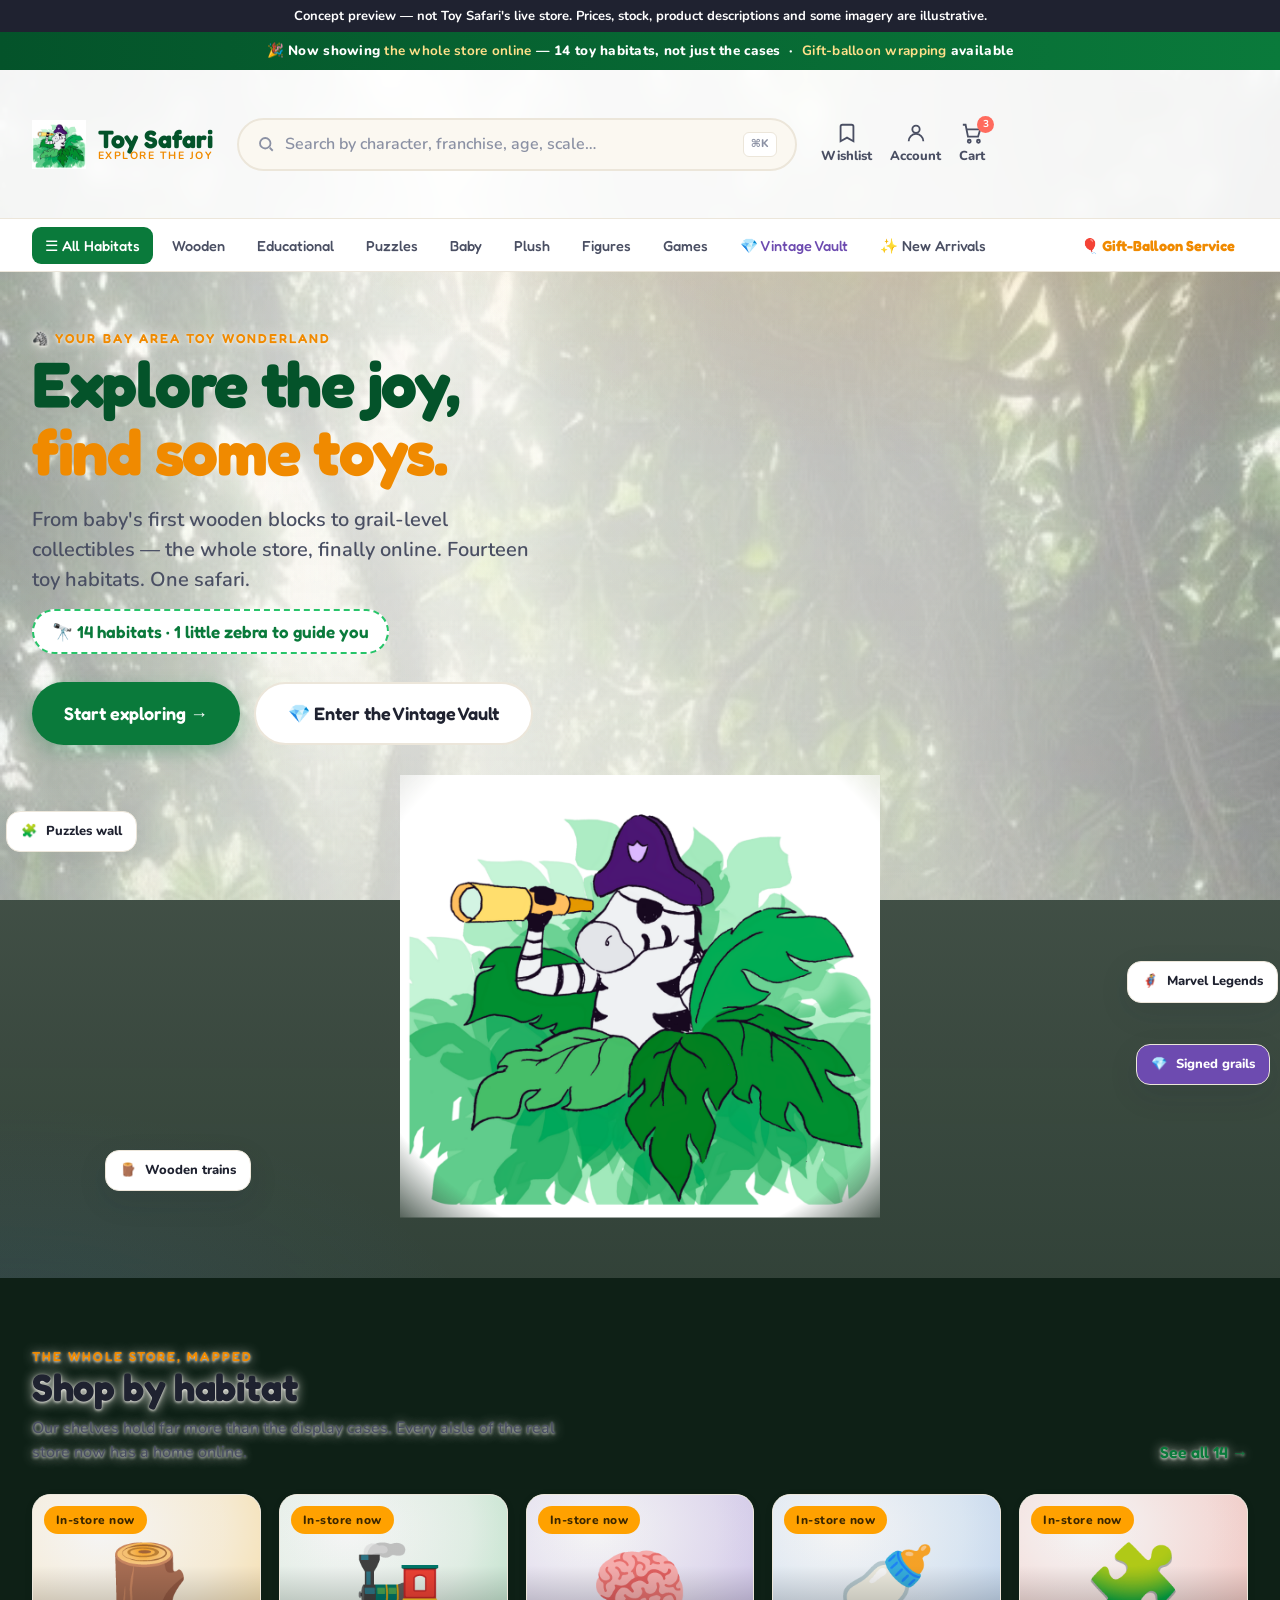
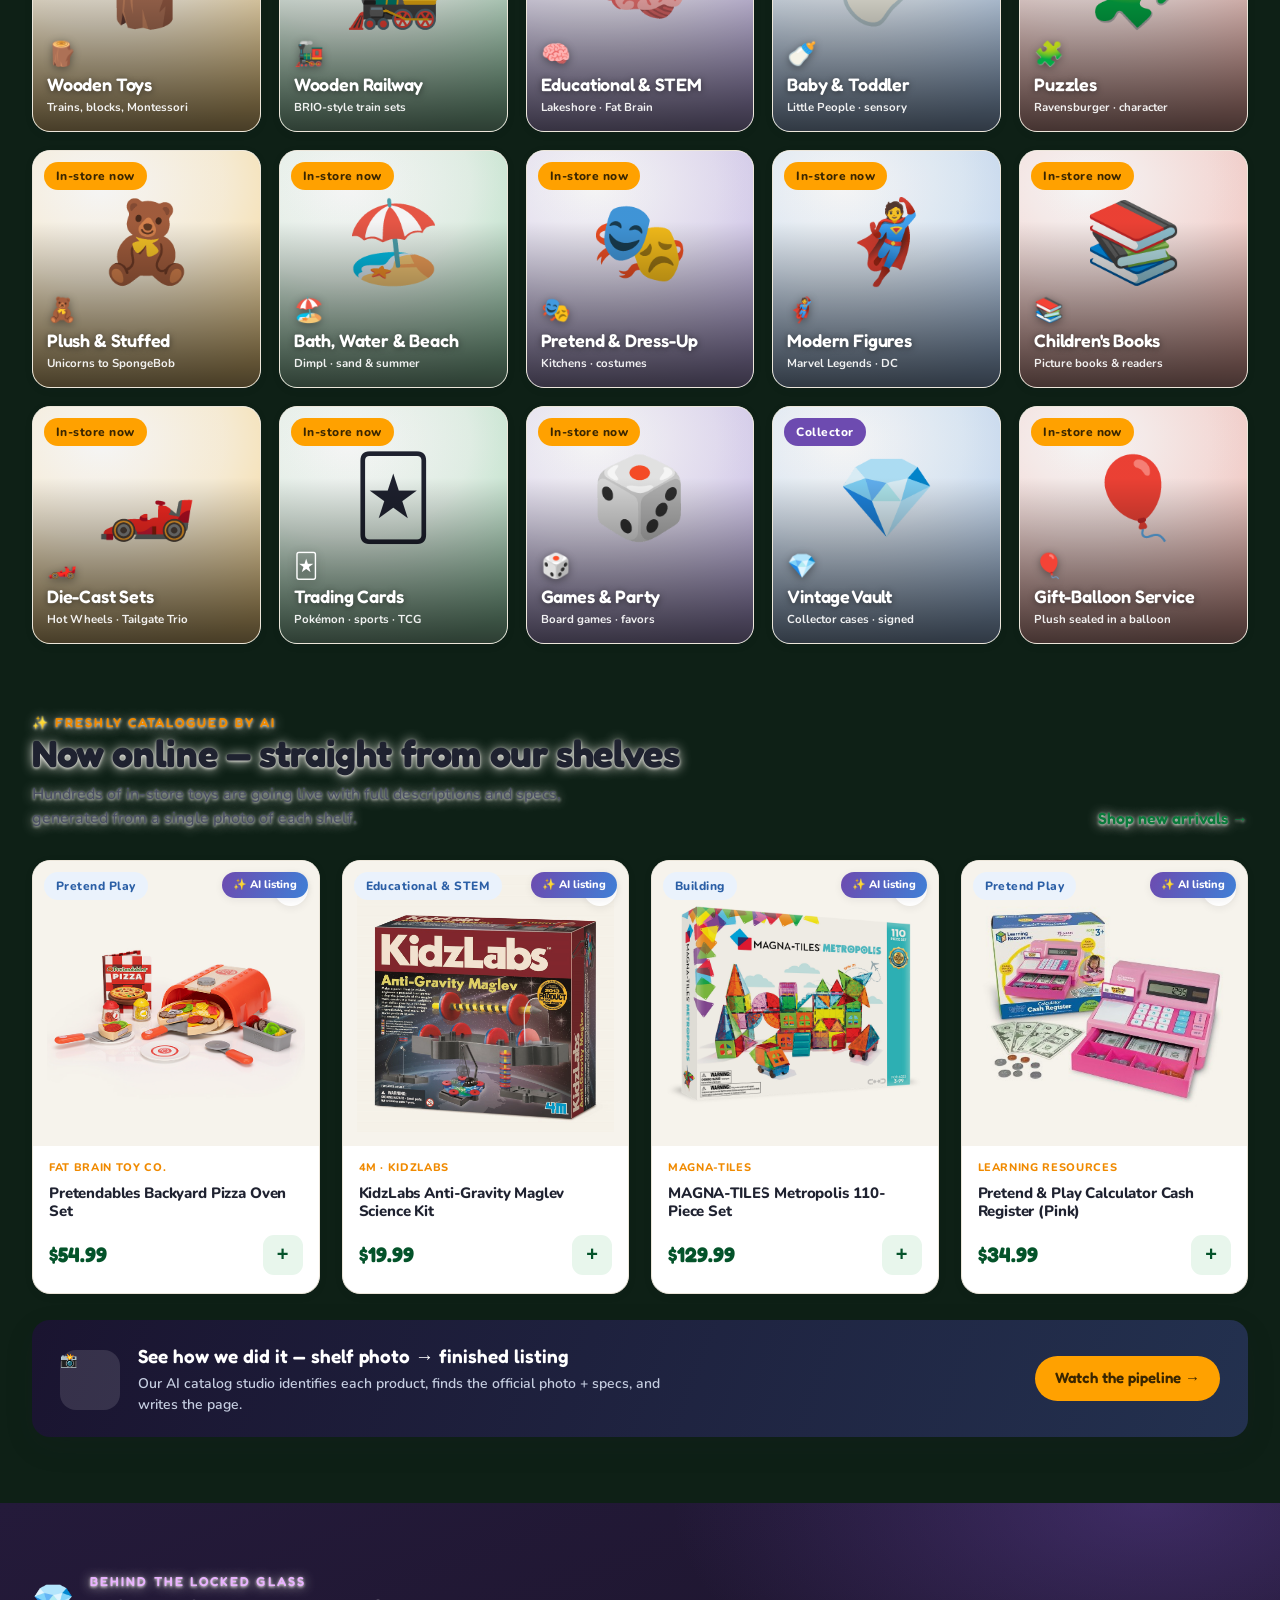
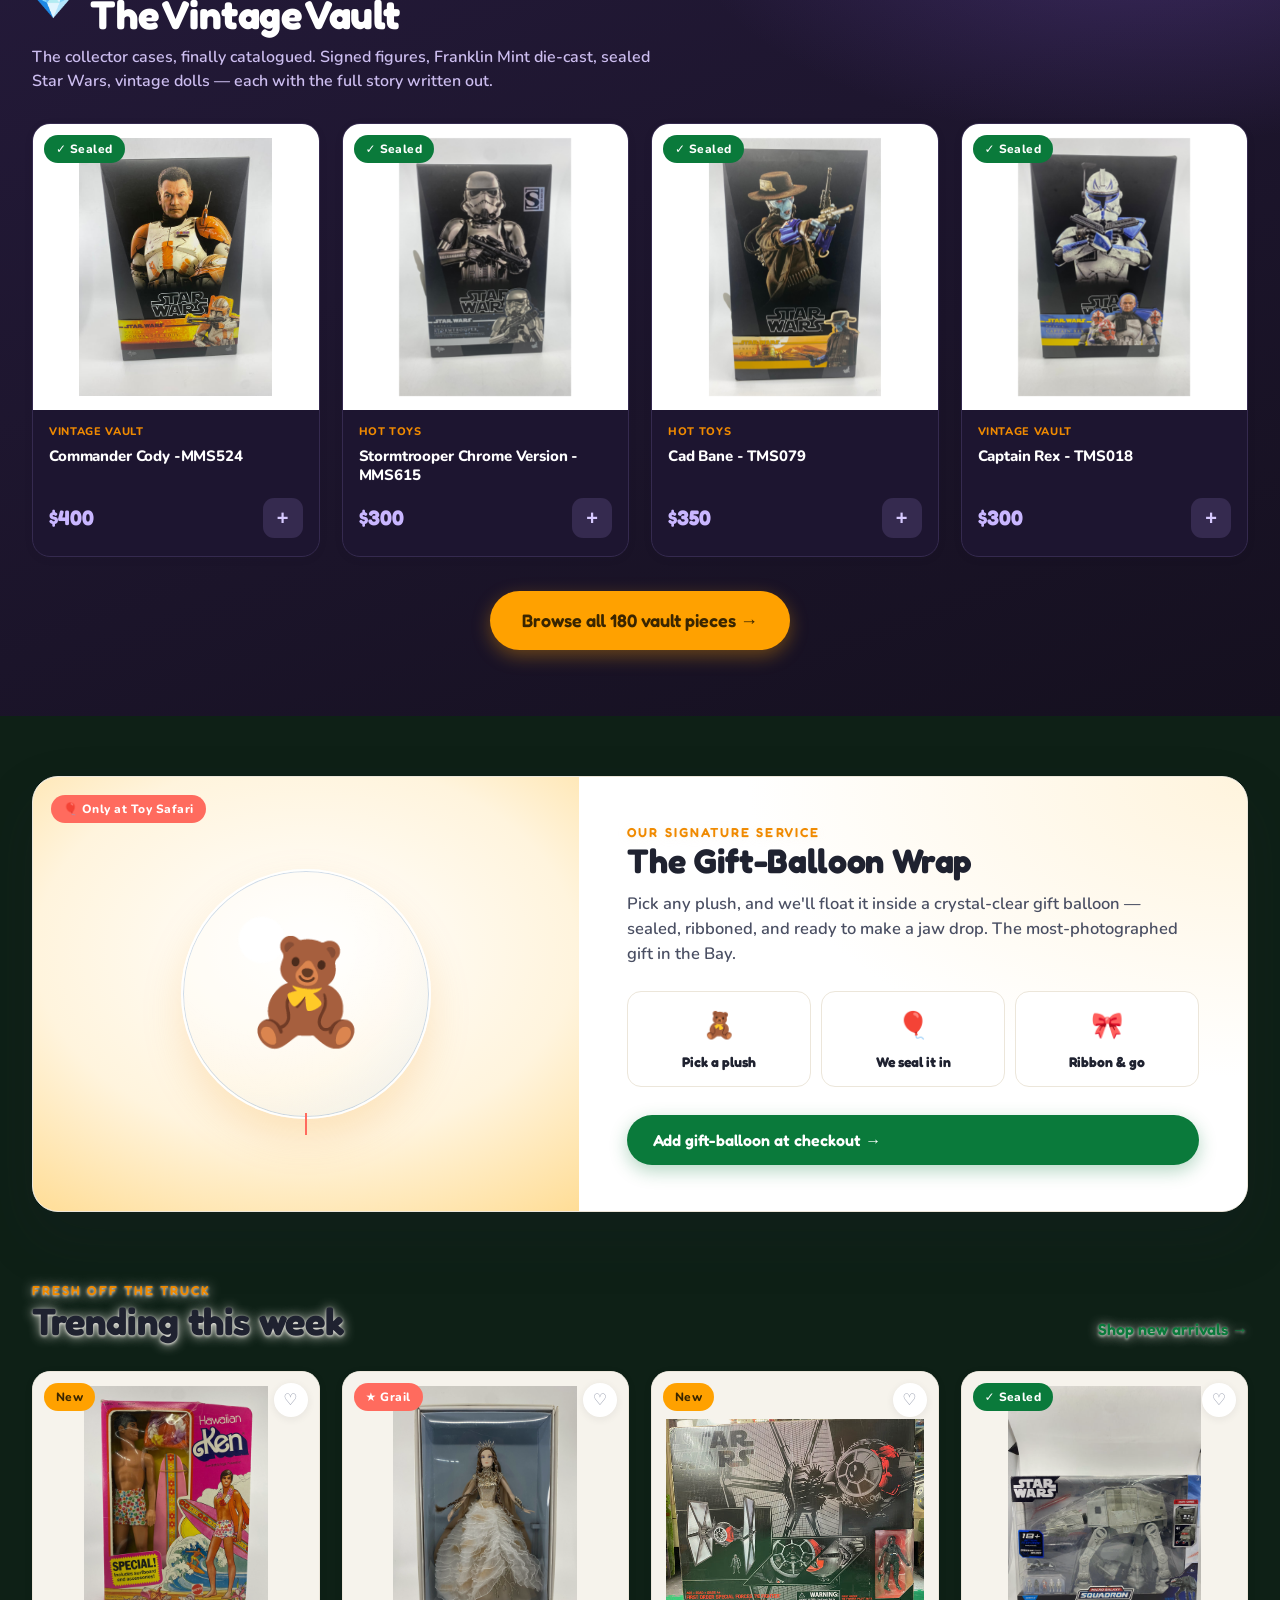
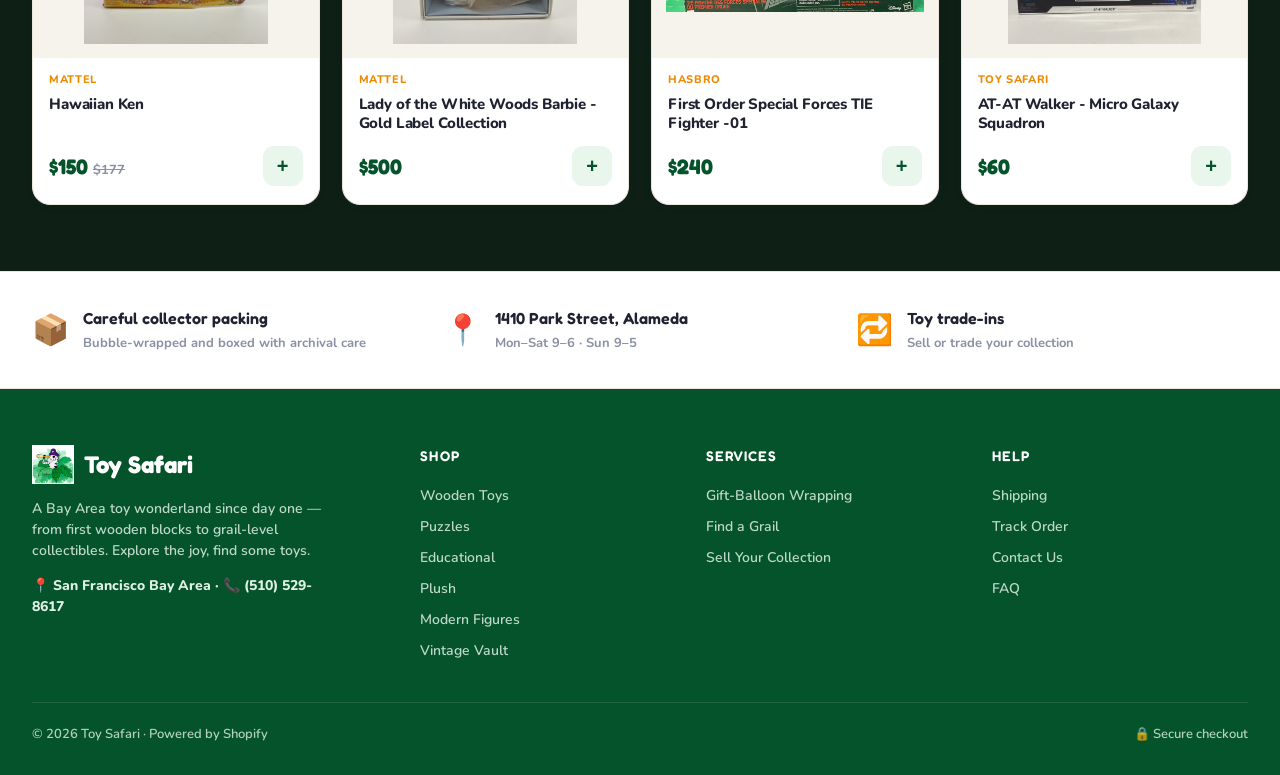
<file: 200.html>
<!doctype html><html lang="en"><head><meta charset="utf-8">
<meta name="robots" content="noindex, nofollow">
<meta name="viewport" content="width=device-width,initial-scale=1,viewport-fit=cover">
<meta name="theme-color" content="#04532a">
<meta name="apple-mobile-web-app-capable" content="yes">
<meta name="apple-mobile-web-app-status-bar-style" content="black-translucent">
<meta name="apple-mobile-web-app-title" content="Toy Safari">
<title>Toy Safari — Explore the joy, find some toys</title>
<link rel="stylesheet" href="assets/css/safari.css"></head>
<body class=""><div class="concept-strip" role="note">Concept preview — not Toy Safari's live store. Prices, stock, product descriptions and some imagery are illustrative.</div><div class="promo">🎉 Now showing <b>the whole store online</b> — 14 toy habitats, not just the cases &nbsp;·&nbsp; <b>Gift-balloon wrapping</b> available</div>
<header class="hdr">
  <div class="wrap"><div class="hdr-row">
    <a class="brand" href="index.html"><img src="assets/img/zebra.png" alt="Toy Safari">
      <div class="name">Toy Safari<span>Explore the joy</span></div></a>
    <div class="search-bar"><svg width="18" height="18" viewBox="0 0 24 24" fill="none" stroke="currentColor" stroke-width="2.4"><circle cx="11" cy="11" r="7"/><path d="m21 21-4-4"/></svg>
      Search by character, franchise, age, scale… <span class="k">⌘K</span></div>
    <div class="hdr-actions">
      <div class="ic"><svg width="22" height="22" viewBox="0 0 24 24" fill="none" stroke="currentColor" stroke-width="2"><path d="M19 21l-7-4-7 4V5a2 2 0 0 1 2-2h10a2 2 0 0 1 2 2z"/></svg>Wishlist</div>
      <div class="ic"><svg width="22" height="22" viewBox="0 0 24 24" fill="none" stroke="currentColor" stroke-width="2"><circle cx="12" cy="8" r="4"/><path d="M4 21a8 8 0 0 1 16 0"/></svg>Account</div>
      <div class="ic cart-dot"><svg width="22" height="22" viewBox="0 0 24 24" fill="none" stroke="currentColor" stroke-width="2"><circle cx="9" cy="21" r="1.6"/><circle cx="19" cy="21" r="1.6"/><path d="M2 3h3l2.6 13h11l2.4-8H6"/></svg>Cart<b>3</b></div>
    </div>
  </div></div>
  <div class="nav"><div class="wrap"><div class="nav-row">
    <a class="all" href="#">☰ All Habitats</a>
    <a href="category.html">Wooden</a>
    <a href="category.html">Educational</a>
    <a href="category.html">Puzzles</a>
    <a href="category.html">Baby</a>
    <a href="category.html">Plush</a>
    <a href="category.html">Figures</a>
    <a href="category.html">Games</a>
    <a class="vault" href="category.html">💎 Vintage Vault</a>
    <a href="category-learn.html">✨ New Arrivals</a>
    <span class="sep"></span>
    <a class="ann" href="#">🎈 Gift-Balloon Service</a>
  </div></div></div>
  <div class="mega"><div class="wrap"><div class="mega-inner"><div class="mega-col"><h5>🪵 Wooden &amp; Montessori</h5><a href="category.html">Wooden Trains <span class=tag>NEW</span></a><a href="category.html">Building Blocks</a><a href="category.html">Stacking &amp; Sorting</a><a href="category.html">Pull-Along Toys</a><a href="category.html">Play Kitchens</a></div><div class="mega-col"><h5>🧠 Learn &amp; Grow</h5><a href="category.html">STEM &amp; Science <span class=tag>NEW</span></a><a href="category.html">Lakeshore Learning</a><a href="category.html">Fat Brain Toy Co</a><a href="category.html">Sensory &amp; Fidget</a><a href="category.html">Flash Cards</a></div><div class="mega-col"><h5>🧩 Puzzles &amp; Games</h5><a href="category.html">Ravensburger <span class=tag>NEW</span></a><a href="category.html">Character Puzzles</a><a href="category.html">Floor Puzzles</a><a href="category.html">Board Games</a><a href="category.html">Party &amp; Favors</a></div><div class="mega-col"><h5>🦸 Figures &amp; Collect</h5><a href="category.html">Marvel Legends <span class=tag>NEW</span></a><a href="category.html">DC Multiverse</a><a href="category.html">Funko Pop!</a><a href="category.html">Star Wars <span class=tag>HOT</span></a><a href="category.html">Transformers</a></div>
      <div class="mega-feat"><h5>💎 Vintage Vault</h5><p>Locked-case collectibles — signed figures, Franklin Mint die-cast, vintage Star Wars.</p>
      <a class="btn btn-amber" href="category.html" style="font-size:13px;padding:9px 16px">Enter the Vault →</a></div>
    </div></div></div>
</header>
<section class="hero">
  <div class="wrap"><div class="hero-grid">
    <div class="hero-copy">
      <span class="eyebrow">🦓 Your Bay Area toy wonderland</span>
      <h1>Explore the joy,<br><em>find some toys.</em></h1>
      <p class="sub">From baby's first wooden blocks to grail-level collectibles — the whole store, finally online. Fourteen toy habitats. One safari.</p>
      <span class="tag">🔭 14 habitats · 1 little zebra to guide you</span>
      <div class="hero-cta">
        <a class="btn btn-green btn-lg" href="category.html">Start exploring →</a>
        <a class="btn btn-ghost btn-lg" href="category.html">💎 Enter the Vintage Vault</a>
      </div>
    </div>
    <div class="hero-art">
      <div class="hero-card">
        <img class="hero-zebra" src="assets/img/zebra.png" alt="Toy Safari explorer zebra">
        <div class="float" style="top:8%;left:-26px">🧩 <span>Puzzles wall</span></div>
        <div class="float" style="top:42%;right:-30px">🦸 <span>Marvel Legends</span></div>
        <div class="float" style="bottom:6%;left:6%">🪵 <span>Wooden trains</span></div>
        <div class="float" style="bottom:30%;right:-22px;background:var(--purple);color:#fff">💎 <span>Signed grails</span></div>
      </div>
    </div>
  </div></div>
</section>

<section class="sec">
  <div class="wrap">
    <div class="sec-head"><div>
      <span class="eyebrow">The whole store, mapped</span>
      <h2>Shop by habitat</h2>
      <p>Our shelves hold far more than the display cases. Every aisle of the real store now has a home online.</p>
    </div><a class="link" href="#">See all 14 →</a></div>
    <div class="habitats"><a class="hab" href="category-learn.html">
        <div class="hab-art" aria-hidden="true">🪵</div>
        <div class="ov"></div><span class="pill new">In-store now</span>
        <div class="lab"><div class="e">🪵</div><h4>Wooden Toys</h4><span>Trains, blocks, Montessori</span></div></a><a class="hab" href="category-learn.html">
        <div class="hab-art" aria-hidden="true">🚂</div>
        <div class="ov"></div><span class="pill new">In-store now</span>
        <div class="lab"><div class="e">🚂</div><h4>Wooden Railway</h4><span>BRIO-style train sets</span></div></a><a class="hab" href="category-learn.html">
        <div class="hab-art" aria-hidden="true">🧠</div>
        <div class="ov"></div><span class="pill new">In-store now</span>
        <div class="lab"><div class="e">🧠</div><h4>Educational &amp; STEM</h4><span>Lakeshore · Fat Brain</span></div></a><a class="hab" href="category-learn.html">
        <div class="hab-art" aria-hidden="true">🍼</div>
        <div class="ov"></div><span class="pill new">In-store now</span>
        <div class="lab"><div class="e">🍼</div><h4>Baby &amp; Toddler</h4><span>Little People · sensory</span></div></a><a class="hab" href="category.html">
        <div class="hab-art" aria-hidden="true">🧩</div>
        <div class="ov"></div><span class="pill new">In-store now</span>
        <div class="lab"><div class="e">🧩</div><h4>Puzzles</h4><span>Ravensburger · character</span></div></a><a class="hab" href="category.html">
        <div class="hab-art" aria-hidden="true">🧸</div>
        <div class="ov"></div><span class="pill new">In-store now</span>
        <div class="lab"><div class="e">🧸</div><h4>Plush &amp; Stuffed</h4><span>Unicorns to SpongeBob</span></div></a><a class="hab" href="category.html">
        <div class="hab-art" aria-hidden="true">🏖️</div>
        <div class="ov"></div><span class="pill new">In-store now</span>
        <div class="lab"><div class="e">🏖️</div><h4>Bath, Water &amp; Beach</h4><span>Dimpl · sand &amp; summer</span></div></a><a class="hab" href="category-learn.html">
        <div class="hab-art" aria-hidden="true">🎭</div>
        <div class="ov"></div><span class="pill new">In-store now</span>
        <div class="lab"><div class="e">🎭</div><h4>Pretend &amp; Dress-Up</h4><span>Kitchens · costumes</span></div></a><a class="hab" href="category.html">
        <div class="hab-art" aria-hidden="true">🦸</div>
        <div class="ov"></div><span class="pill new">In-store now</span>
        <div class="lab"><div class="e">🦸</div><h4>Modern Figures</h4><span>Marvel Legends · DC</span></div></a><a class="hab" href="category-learn.html">
        <div class="hab-art" aria-hidden="true">📚</div>
        <div class="ov"></div><span class="pill new">In-store now</span>
        <div class="lab"><div class="e">📚</div><h4>Children&#x27;s Books</h4><span>Picture books &amp; readers</span></div></a><a class="hab" href="category.html">
        <div class="hab-art" aria-hidden="true">🏎️</div>
        <div class="ov"></div><span class="pill new">In-store now</span>
        <div class="lab"><div class="e">🏎️</div><h4>Die-Cast Sets</h4><span>Hot Wheels · Tailgate Trio</span></div></a><a class="hab" href="category.html">
        <div class="hab-art" aria-hidden="true">🃏</div>
        <div class="ov"></div><span class="pill new">In-store now</span>
        <div class="lab"><div class="e">🃏</div><h4>Trading Cards</h4><span>Pokémon · sports · TCG</span></div></a><a class="hab" href="category-learn.html">
        <div class="hab-art" aria-hidden="true">🎲</div>
        <div class="ov"></div><span class="pill new">In-store now</span>
        <div class="lab"><div class="e">🎲</div><h4>Games &amp; Party</h4><span>Board games · favors</span></div></a><a class="hab" href="category.html">
        <div class="hab-art" aria-hidden="true">💎</div>
        <div class="ov"></div><span class="pill vlt">Collector</span>
        <div class="lab"><div class="e">💎</div><h4>Vintage Vault</h4><span>Collector cases · signed</span></div></a><a class="hab" href="category.html">
        <div class="hab-art" aria-hidden="true">🎈</div>
        <div class="ov"></div><span class="pill new">In-store now</span>
        <div class="lab"><div class="e">🎈</div><h4>Gift-Balloon Service</h4><span>Plush sealed in a balloon</span></div></a></div>
  </div>
</section>

<section class="sec" style="padding-top:0">
  <div class="wrap">
    <div class="sec-head"><div><span class="eyebrow">✨ Freshly catalogued by AI</span><h2>Now online — straight from our shelves</h2>
      <p>Hundreds of in-store toys are going live with full descriptions and specs, generated from a single photo of each shelf.</p>
    </div><a class="link" href="category-learn.html">Shop new arrivals →</a></div>
    <div class="grid"><a class="card" href="product-new.html?p=pizza">
  <div class="ph"><img src="assets/img/stock/pizza.jpg" alt="Pretendables Backyard Pizza Oven Set">
    <div class="badges"><span class="pill" style="background:var(--blue-soft);color:var(--blue-deep)">Pretend Play</span></div><span class="ai-chip">✨ AI listing</span>
    <div class="heart">♡</div></div>
  <div class="body">
    <div class="brand-line">Fat Brain Toy Co.</div>
    <h3>Pretendables Backyard Pizza Oven Set</h3>
    <div class="foot"><div class="price">$54.99</div><button class="add">+</button></div>
  </div></a><a class="card" href="product-new.html?p=maglev">
  <div class="ph"><img src="assets/img/stock/maglev.jpg" alt="KidzLabs Anti-Gravity Maglev Science Kit">
    <div class="badges"><span class="pill" style="background:var(--blue-soft);color:var(--blue-deep)">Educational &amp; STEM</span></div><span class="ai-chip">✨ AI listing</span>
    <div class="heart">♡</div></div>
  <div class="body">
    <div class="brand-line">4M · KidzLabs</div>
    <h3>KidzLabs Anti-Gravity Maglev Science Kit</h3>
    <div class="foot"><div class="price">$19.99</div><button class="add">+</button></div>
  </div></a><a class="card" href="product-new.html?p=magnatiles">
  <div class="ph"><img src="assets/img/stock/magnatiles.jpg" alt="MAGNA-TILES Metropolis 110-Piece Set">
    <div class="badges"><span class="pill" style="background:var(--blue-soft);color:var(--blue-deep)">Building</span></div><span class="ai-chip">✨ AI listing</span>
    <div class="heart">♡</div></div>
  <div class="body">
    <div class="brand-line">MAGNA-TILES</div>
    <h3>MAGNA-TILES Metropolis 110-Piece Set</h3>
    <div class="foot"><div class="price">$129.99</div><button class="add">+</button></div>
  </div></a><a class="card" href="product-new.html?p=cashregister">
  <div class="ph"><img src="assets/img/stock/cashregister.jpg" alt="Pretend &amp; Play Calculator Cash Register (Pink)">
    <div class="badges"><span class="pill" style="background:var(--blue-soft);color:var(--blue-deep)">Pretend Play</span></div><span class="ai-chip">✨ AI listing</span>
    <div class="heart">♡</div></div>
  <div class="body">
    <div class="brand-line">Learning Resources</div>
    <h3>Pretend &amp; Play Calculator Cash Register (Pink)</h3>
    <div class="foot"><div class="price">$34.99</div><button class="add">+</button></div>
  </div></a></div>
    <a class="ai-banner" href="ai-studio.html">
      <div class="aib-l"><span class="aib-emoji">📸</span><div><b>See how we did it — shelf photo → finished listing</b>
        <span>Our AI catalog studio identifies each product, finds the official photo + specs, and writes the page.</span></div></div>
      <span class="aib-cta">Watch the pipeline →</span>
    </a>
  </div>
</section>

<section class="vault-band sec">
  <div class="wrap">
    <div class="vault-head"><span class="gem">💎</span><div>
      <span class="eyebrow" style="color:#e9b3ff">Behind the locked glass</span>
      <h2>The Vintage Vault</h2></div></div>
    <p class="vsub">The collector cases, finally catalogued. Signed figures, Franklin Mint die-cast, sealed Star Wars, vintage dolls — each with the full story written out.</p>
    <div class="grid" style="margin-top:30px"><a class="card" href="product.html">
  <div class="ph"><img src="assets/img/products/60beb1449034e0.jpg" alt="Commander Cody -MMS524">
    <div class="badges"><span class="pill b-seal">✓ Sealed</span></div></div>
  <div class="body">
    <div class="brand-line">Vintage Vault</div>
    <h3>Commander Cody -MMS524</h3>
    <div class="foot"><div class="price">$400</div><button class="add">+</button></div>
  </div></a><a class="card" href="product.html">
  <div class="ph"><img src="assets/img/products/8508853d335a9d.jpg" alt="Stormtrooper Chrome Version - MMS615">
    <div class="badges"><span class="pill b-seal">✓ Sealed</span></div></div>
  <div class="body">
    <div class="brand-line">Hot Toys</div>
    <h3>Stormtrooper Chrome Version - MMS615</h3>
    <div class="foot"><div class="price">$300</div><button class="add">+</button></div>
  </div></a><a class="card" href="product.html">
  <div class="ph"><img src="assets/img/products/1c2c57e0a02935.jpg" alt="Cad Bane - TMS079">
    <div class="badges"><span class="pill b-seal">✓ Sealed</span></div></div>
  <div class="body">
    <div class="brand-line">Hot Toys</div>
    <h3>Cad Bane - TMS079</h3>
    <div class="foot"><div class="price">$350</div><button class="add">+</button></div>
  </div></a><a class="card" href="product.html">
  <div class="ph"><img src="assets/img/products/b2600d1cba7292.jpg" alt="Captain Rex - TMS018">
    <div class="badges"><span class="pill b-seal">✓ Sealed</span></div></div>
  <div class="body">
    <div class="brand-line">Vintage Vault</div>
    <h3>Captain Rex - TMS018</h3>
    <div class="foot"><div class="price">$300</div><button class="add">+</button></div>
  </div></a></div>
    <div style="text-align:center;margin-top:34px"><a class="btn btn-amber btn-lg" href="category.html">Browse all 180 vault pieces →</a></div>
  </div>
</section>

<section class="sec" style="padding-top:60px">
  <div class="wrap">
    <div class="balloon">
      <div class="pic"><div class="balloon-art" aria-hidden="true"><span class="bal"><span>🧸</span></span></div>
        <span class="pill rib">🎈 Only at Toy Safari</span></div>
      <div class="txt">
        <span class="eyebrow">Our signature service</span>
        <h2>The Gift-Balloon Wrap</h2>
        <p>Pick any plush, and we'll float it inside a crystal-clear gift balloon — sealed, ribboned, and ready to make a jaw drop. The most-photographed gift in the Bay.</p>
        <div class="steps">
          <div class="step"><div class="e">🧸</div><b>Pick a plush</b></div>
          <div class="step"><div class="e">🎈</div><b>We seal it in</b></div>
          <div class="step"><div class="e">🎀</div><b>Ribbon & go</b></div>
        </div>
        <a class="btn btn-green" href="#">Add gift-balloon at checkout →</a>
      </div>
    </div>
  </div>
</section>

<section class="sec" style="padding-top:0">
  <div class="wrap">
    <div class="sec-head"><div><span class="eyebrow">Fresh off the truck</span><h2>Trending this week</h2></div>
      <a class="link" href="category.html">Shop new arrivals →</a></div>
    <div class="grid"><a class="card" href="product.html">
  <div class="ph"><img src="assets/img/products/323dc8bf136323.jpg" alt="Hawaiian Ken" loading="eager">
    <div class="badges"><span class="pill b-new">New</span></div>
    <div class="heart">♡</div></div>
  <div class="body">
    <div class="brand-line">Mattel</div>
    <h3>Hawaiian Ken</h3>
    <div class="foot"><div class="price">$150<s>$177</s></div><button class="add">+</button></div>
  </div></a><a class="card" href="product.html">
  <div class="ph"><img src="assets/img/products/8d41a2e0ba7d45.jpg" alt="Lady of the White Woods Barbie - Gold Label Collection" loading="eager">
    <div class="badges"><span class="pill b-rare">★ Grail</span></div>
    <div class="heart">♡</div></div>
  <div class="body">
    <div class="brand-line">Mattel</div>
    <h3>Lady of the White Woods Barbie - Gold Label Collection</h3>
    <div class="foot"><div class="price">$500</div><button class="add">+</button></div>
  </div></a><a class="card" href="product.html">
  <div class="ph"><img src="assets/img/products/cca737f421800c.jpg" alt="First Order Special Forces TIE Fighter -01" loading="eager">
    <div class="badges"><span class="pill b-new">New</span></div>
    <div class="heart">♡</div></div>
  <div class="body">
    <div class="brand-line">Hasbro</div>
    <h3>First Order Special Forces TIE Fighter -01</h3>
    <div class="foot"><div class="price">$240</div><button class="add">+</button></div>
  </div></a><a class="card" href="product.html">
  <div class="ph"><img src="assets/img/products/8af839d1a062a3.jpg" alt="AT-AT Walker - Micro Galaxy Squadron" loading="eager">
    <div class="badges"><span class="pill b-seal">✓ Sealed</span></div>
    <div class="heart">♡</div></div>
  <div class="body">
    <div class="brand-line">Toy Safari</div>
    <h3>AT-AT Walker - Micro Galaxy Squadron</h3>
    <div class="foot"><div class="price">$60</div><button class="add">+</button></div>
  </div></a></div>
  </div>
</section>

<section class="trust"><div class="wrap"><div class="trust-row">
  <div class="t"><span class="e">📦</span><div><b>Careful collector packing</b><span>Bubble-wrapped and boxed with archival care</span></div></div>
  <div class="t"><span class="e">📍</span><div><b>1410 Park Street, Alameda</b><span>Mon–Sat 9–6 · Sun 9–5</span></div></div>
  <div class="t"><span class="e">🔁</span><div><b>Toy trade-ins</b><span>Sell or trade your collection</span></div></div>
</div></div></section>

<footer class="ft"><div class="wrap">
      <div class="ft-grid">
        <div><div class="name"><img src="assets/img/zebra.png">Toy Safari</div>
          <p>A Bay Area toy wonderland since day one — from first wooden blocks to grail-level collectibles. Explore the joy, find some toys.</p>
          <p style="opacity:1;font-weight:800;margin-top:14px">📍 San Francisco Bay Area · 📞 (510) 529-8617</p></div>
        <div><h6>Shop</h6><a href="#">Wooden Toys</a><a href="#">Puzzles</a><a href="#">Educational</a><a href="#">Plush</a><a href="#">Modern Figures</a><a href="#">Vintage Vault</a></div><div><h6>Services</h6><a href="#">Gift-Balloon Wrapping</a><a href="#">Find a Grail</a><a href="#">Sell Your Collection</a></div><div><h6>Help</h6><a href="#">Shipping</a><a href="#">Track Order</a><a href="#">Contact Us</a><a href="#">FAQ</a></div>
      </div>
      <div class="ft-bot"><span>© 2026 Toy Safari · Powered by Shopify</span>
        <span>🔒 Secure checkout</span></div>
    </div></footer><nav class="tabbar"><a class="tab on" href="index.html"><span class="ti">
        <svg viewBox="0 0 24 24" fill="none" stroke="currentColor" stroke-width="2" stroke-linecap="round" stroke-linejoin="round"><path d="M3 11.5 12 4l9 7.5"/><path d="M5 10v9h14v-9"/></svg></span>Home</a><a class="tab " href="category.html"><span class="ti">
        <svg viewBox="0 0 24 24" fill="none" stroke="currentColor" stroke-width="2" stroke-linecap="round" stroke-linejoin="round"><path d="M4 7h16l-1.2 12.5a1 1 0 0 1-1 .9H6.2a1 1 0 0 1-1-.9z"/><path d="M8.5 7a3.5 3.5 0 0 1 7 0"/></svg></span>Shop</a><a class="tab " href="index-search.html"><span class="ti">
        <svg viewBox="0 0 24 24" fill="none" stroke="currentColor" stroke-width="2" stroke-linecap="round" stroke-linejoin="round"><circle cx="11" cy="11" r="7"/><path d="m21 21-4-4"/></svg></span>Search</a><a class="tab " href="#"><span class="ti">
        <svg viewBox="0 0 24 24" fill="none" stroke="currentColor" stroke-width="2" stroke-linecap="round" stroke-linejoin="round"><path d="M19 21l-7-4-7 4V5a2 2 0 0 1 2-2h10a2 2 0 0 1 2 2z"/></svg></span>Saved</a><a class="tab " href="#"><span class="ti">
        <svg viewBox="0 0 24 24" fill="none" stroke="currentColor" stroke-width="2" stroke-linecap="round" stroke-linejoin="round"><circle cx="9" cy="21" r="1.6"/><circle cx="19" cy="21" r="1.6"/><path d="M2 3h3l2.6 13h11l2.4-8H6"/></svg><b class="tbadge">3</b></span>Cart</a></nav><script src="assets/js/forest.js" defer></script>
</body></html>
</file>
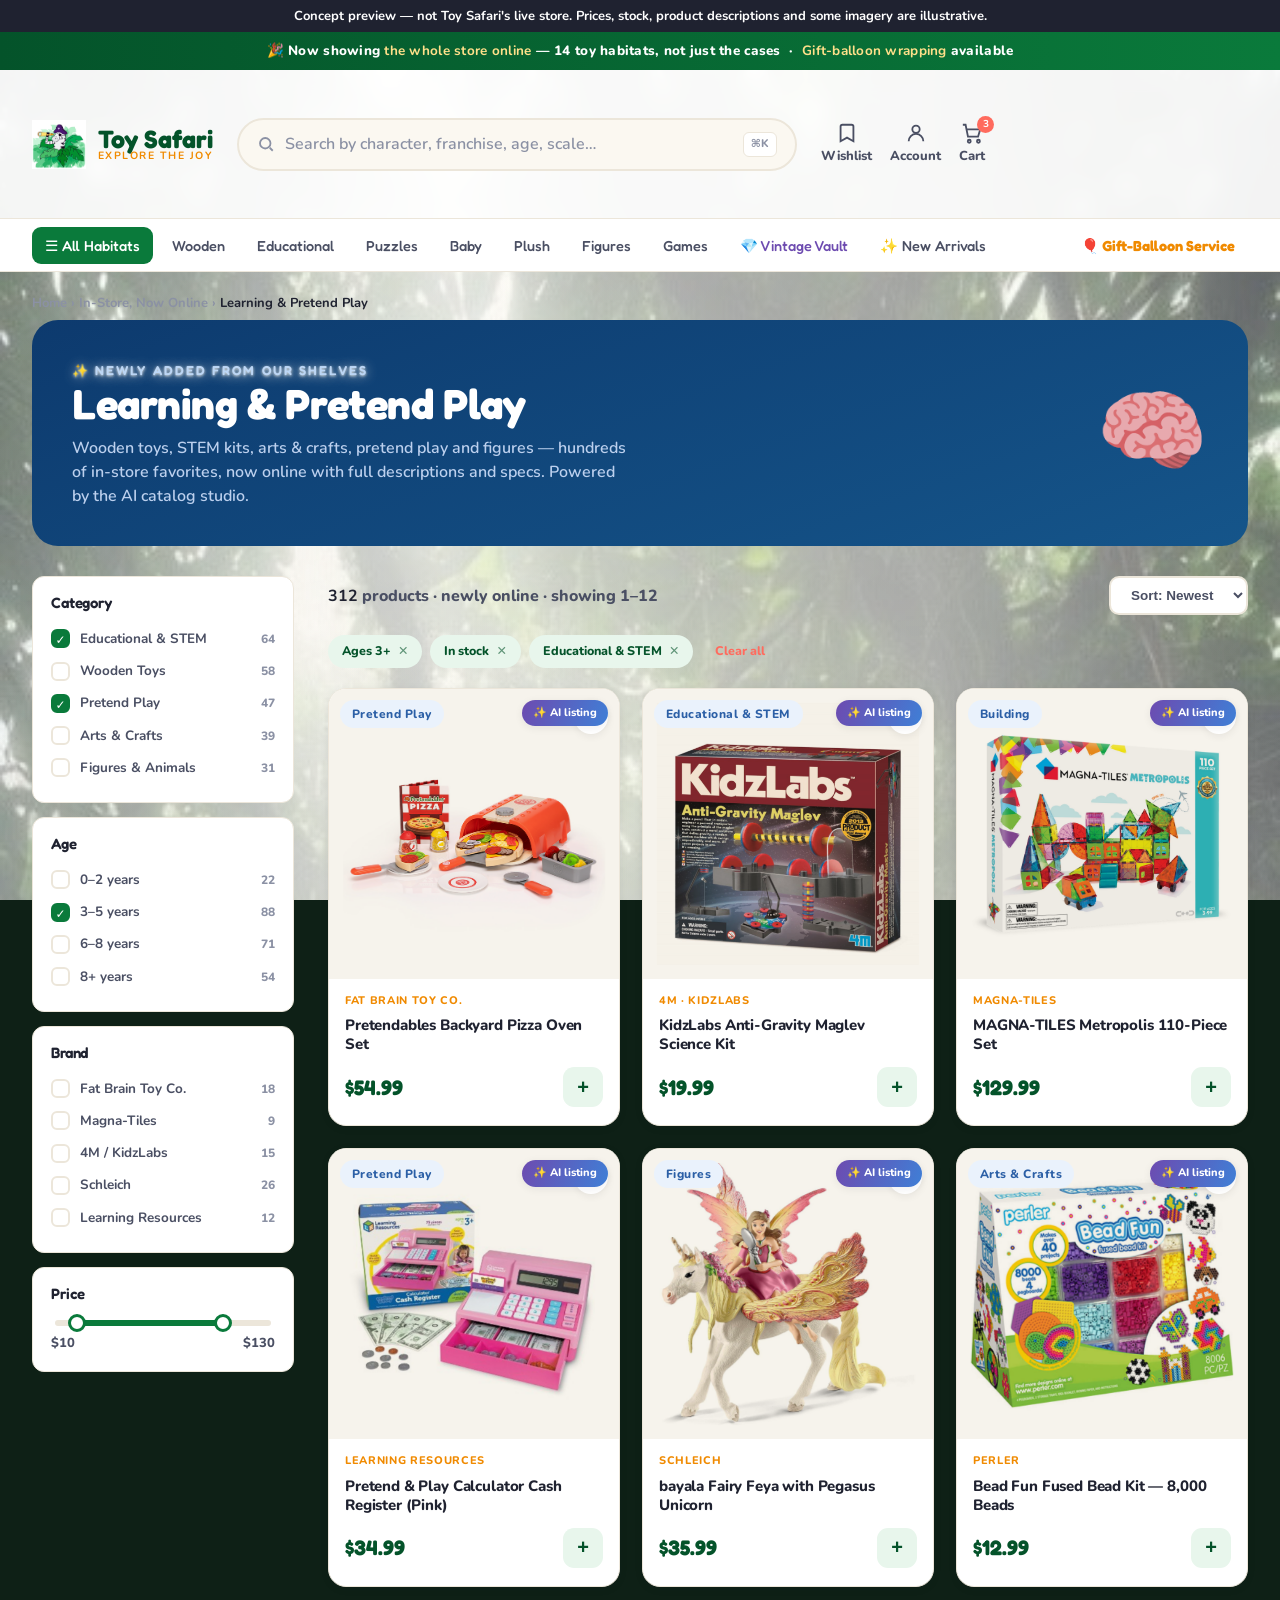
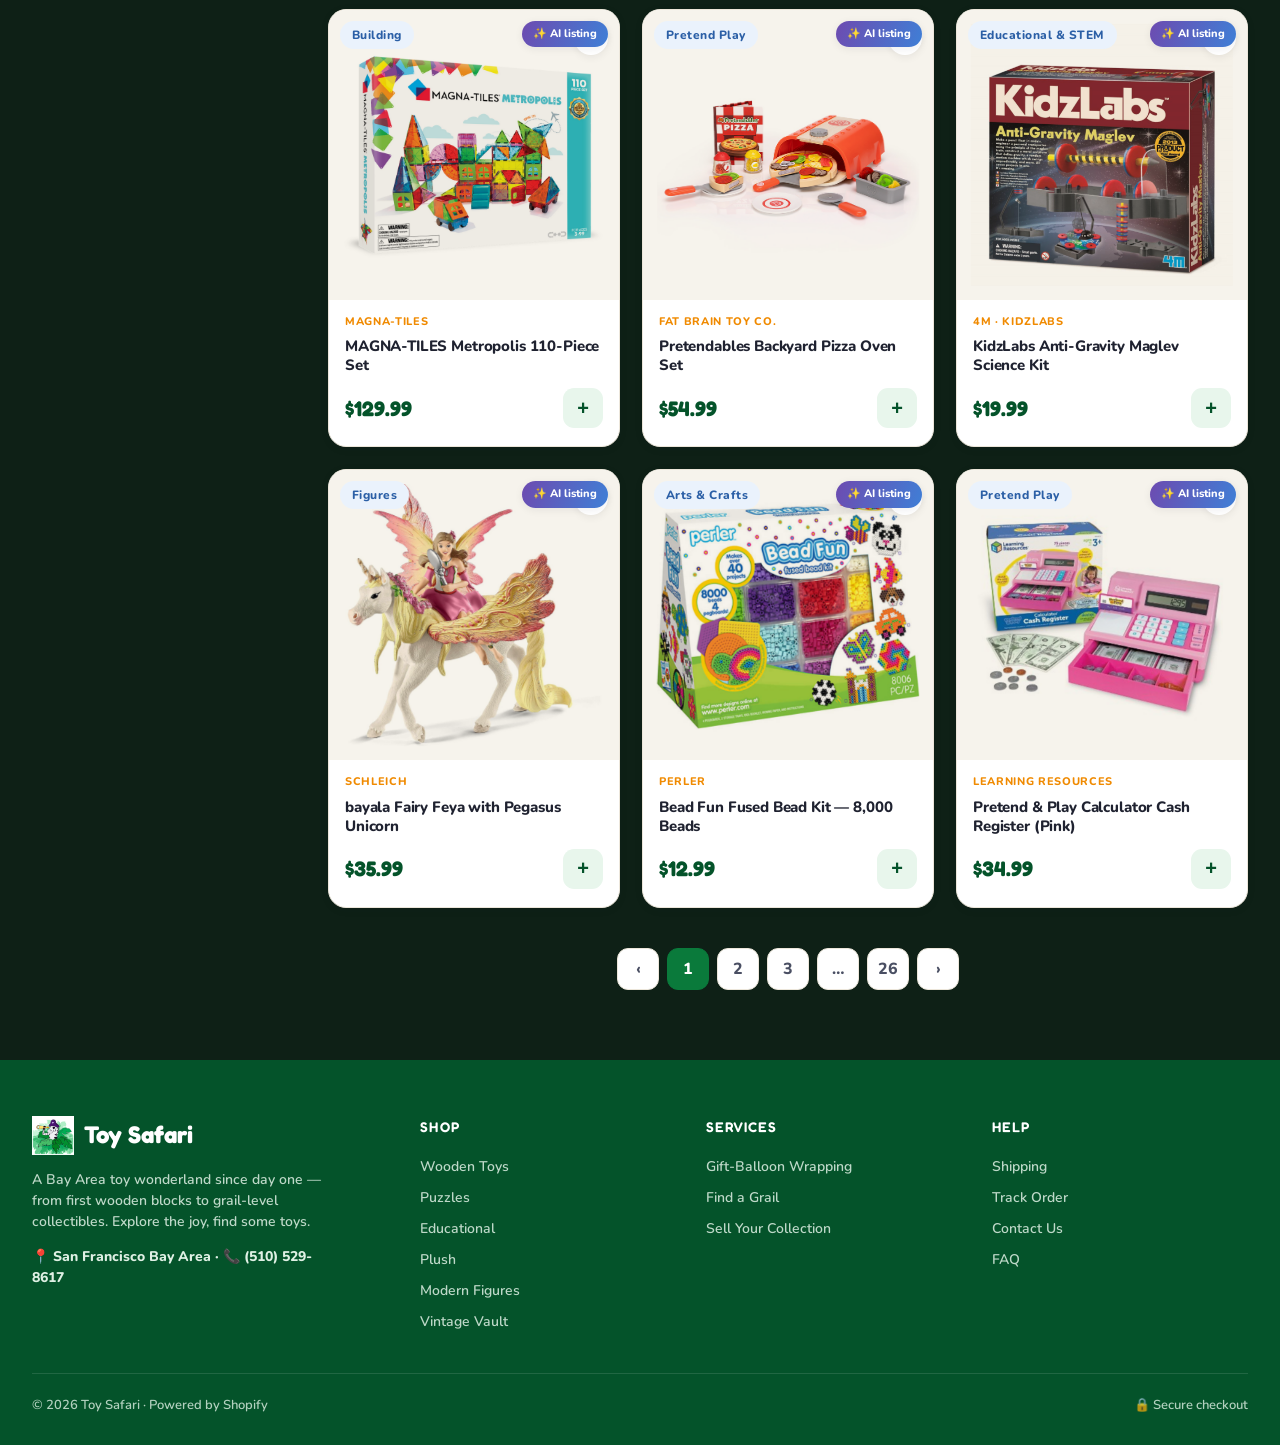
<file: category-learn.html>
<!doctype html><html lang="en"><head><meta charset="utf-8">
<meta name="robots" content="noindex, nofollow">
<meta name="viewport" content="width=device-width,initial-scale=1,viewport-fit=cover">
<meta name="theme-color" content="#04532a">
<meta name="apple-mobile-web-app-capable" content="yes">
<meta name="apple-mobile-web-app-status-bar-style" content="black-translucent">
<meta name="apple-mobile-web-app-title" content="Toy Safari">
<title>Learning &amp; Pretend Play — Toy Safari</title>
<link rel="stylesheet" href="assets/css/safari.css"></head>
<body class=""><div class="concept-strip" role="note">Concept preview — not Toy Safari's live store. Prices, stock, product descriptions and some imagery are illustrative.</div><div class="promo">🎉 Now showing <b>the whole store online</b> — 14 toy habitats, not just the cases &nbsp;·&nbsp; <b>Gift-balloon wrapping</b> available</div>
<header class="hdr">
  <div class="wrap"><div class="hdr-row">
    <a class="brand" href="index.html"><img src="assets/img/zebra.png" alt="Toy Safari">
      <div class="name">Toy Safari<span>Explore the joy</span></div></a>
    <div class="search-bar"><svg width="18" height="18" viewBox="0 0 24 24" fill="none" stroke="currentColor" stroke-width="2.4"><circle cx="11" cy="11" r="7"/><path d="m21 21-4-4"/></svg>
      Search by character, franchise, age, scale… <span class="k">⌘K</span></div>
    <div class="hdr-actions">
      <div class="ic"><svg width="22" height="22" viewBox="0 0 24 24" fill="none" stroke="currentColor" stroke-width="2"><path d="M19 21l-7-4-7 4V5a2 2 0 0 1 2-2h10a2 2 0 0 1 2 2z"/></svg>Wishlist</div>
      <div class="ic"><svg width="22" height="22" viewBox="0 0 24 24" fill="none" stroke="currentColor" stroke-width="2"><circle cx="12" cy="8" r="4"/><path d="M4 21a8 8 0 0 1 16 0"/></svg>Account</div>
      <div class="ic cart-dot"><svg width="22" height="22" viewBox="0 0 24 24" fill="none" stroke="currentColor" stroke-width="2"><circle cx="9" cy="21" r="1.6"/><circle cx="19" cy="21" r="1.6"/><path d="M2 3h3l2.6 13h11l2.4-8H6"/></svg>Cart<b>3</b></div>
    </div>
  </div></div>
  <div class="nav"><div class="wrap"><div class="nav-row">
    <a class="all" href="#">☰ All Habitats</a>
    <a href="category.html">Wooden</a>
    <a href="category.html">Educational</a>
    <a href="category.html">Puzzles</a>
    <a href="category.html">Baby</a>
    <a href="category.html">Plush</a>
    <a href="category.html">Figures</a>
    <a href="category.html">Games</a>
    <a class="vault" href="category.html">💎 Vintage Vault</a>
    <a href="category-learn.html">✨ New Arrivals</a>
    <span class="sep"></span>
    <a class="ann" href="#">🎈 Gift-Balloon Service</a>
  </div></div></div>
  <div class="mega"><div class="wrap"><div class="mega-inner"><div class="mega-col"><h5>🪵 Wooden &amp; Montessori</h5><a href="category.html">Wooden Trains <span class=tag>NEW</span></a><a href="category.html">Building Blocks</a><a href="category.html">Stacking &amp; Sorting</a><a href="category.html">Pull-Along Toys</a><a href="category.html">Play Kitchens</a></div><div class="mega-col"><h5>🧠 Learn &amp; Grow</h5><a href="category.html">STEM &amp; Science <span class=tag>NEW</span></a><a href="category.html">Lakeshore Learning</a><a href="category.html">Fat Brain Toy Co</a><a href="category.html">Sensory &amp; Fidget</a><a href="category.html">Flash Cards</a></div><div class="mega-col"><h5>🧩 Puzzles &amp; Games</h5><a href="category.html">Ravensburger <span class=tag>NEW</span></a><a href="category.html">Character Puzzles</a><a href="category.html">Floor Puzzles</a><a href="category.html">Board Games</a><a href="category.html">Party &amp; Favors</a></div><div class="mega-col"><h5>🦸 Figures &amp; Collect</h5><a href="category.html">Marvel Legends <span class=tag>NEW</span></a><a href="category.html">DC Multiverse</a><a href="category.html">Funko Pop!</a><a href="category.html">Star Wars <span class=tag>HOT</span></a><a href="category.html">Transformers</a></div>
      <div class="mega-feat"><h5>💎 Vintage Vault</h5><p>Locked-case collectibles — signed figures, Franklin Mint die-cast, vintage Star Wars.</p>
      <a class="btn btn-amber" href="category.html" style="font-size:13px;padding:9px 16px">Enter the Vault →</a></div>
    </div></div></div>
</header>
<div class="wrap">
  <div class="crumb"><a href="index.html">Home</a> › <a href="#">In-Store, Now Online</a> › <b>Learning &amp; Pretend Play</b></div>
  <div class="cat-hero" style="background:linear-gradient(160deg,#0d3a6e,#15558a)">
    <div><span class="eyebrow" style="color:#bcd6f5">✨ Newly added from our shelves</span>
      <h1>Learning &amp; Pretend Play</h1>
      <p>Wooden toys, STEM kits, arts &amp; crafts, pretend play and figures — hundreds of in-store favorites, now online with full descriptions and specs. Powered by the AI catalog studio.</p></div>
    <div class="emoji">🧠</div>
  </div>
  <div class="mfilter">
    <button class="mfilter-btn">⚙ Filters <span class="mfb-ct">2</span></button>
    <div class="mfilter-chips">
      <span class="chip">Ages 3+ <span class="x">✕</span></span>
      <span class="chip">In stock <span class="x">✕</span></span>
      <span class="chip" style="background:#fff;border:1px solid var(--line);color:var(--ink-soft)">STEM</span>
      <span class="chip" style="background:#fff;border:1px solid var(--line);color:var(--ink-soft)">Wooden</span>
      <span class="chip" style="background:#fff;border:1px solid var(--line);color:var(--ink-soft)">Pretend Play</span>
    </div>
    <button class="mfilter-sort">↕</button>
  </div>
  <div class="cat-layout">
    <aside class="facets">
      <div class="facet"><h4>Category</h4>
        <label class="on"><span class="cb">✓</span> Educational &amp; STEM<span class="ct">64</span></label>
        <label><span class="cb"></span> Wooden Toys<span class="ct">58</span></label>
        <label class="on"><span class="cb">✓</span> Pretend Play<span class="ct">47</span></label>
        <label><span class="cb"></span> Arts &amp; Crafts<span class="ct">39</span></label>
        <label><span class="cb"></span> Figures &amp; Animals<span class="ct">31</span></label></div>
      <div class="facet"><h4>Age</h4>
        <label><span class="cb"></span> 0–2 years<span class="ct">22</span></label>
        <label class="on"><span class="cb">✓</span> 3–5 years<span class="ct">88</span></label>
        <label><span class="cb"></span> 6–8 years<span class="ct">71</span></label>
        <label><span class="cb"></span> 8+ years<span class="ct">54</span></label></div>
      <div class="facet"><h4>Brand</h4>
        <label><span class="cb"></span> Fat Brain Toy Co.<span class="ct">18</span></label>
        <label><span class="cb"></span> Magna-Tiles<span class="ct">9</span></label>
        <label><span class="cb"></span> 4M / KidzLabs<span class="ct">15</span></label>
        <label><span class="cb"></span> Schleich<span class="ct">26</span></label>
        <label><span class="cb"></span> Learning Resources<span class="ct">12</span></label></div>
      <div class="facet"><h4>Price</h4>
        <div class="range"><div class="fill"></div><div class="kn" style="left:10%"></div><div class="kn" style="left:78%"></div></div>
        <div class="rlab"><span>$10</span><span>$130</span></div></div>
    </aside>
    <div class="cat-main">
      <div class="cat-top"><div class="cnt"><b>312</b> products · newly online · showing 1–12</div>
        <select class="sortsel"><option>Sort: Newest</option><option>Price ↑</option><option>Age</option></select></div>
      <div class="chips">
        <span class="chip">Ages 3+ <span class="x">✕</span></span>
        <span class="chip">In stock <span class="x">✕</span></span>
        <span class="chip">Educational &amp; STEM <span class="x">✕</span></span>
        <span class="chip clear">Clear all</span></div>
      <div class="cat-grid"><a class="card" href="product-new.html?p=pizza">
  <div class="ph"><img src="assets/img/stock/pizza.jpg" alt="Pretendables Backyard Pizza Oven Set">
    <div class="badges"><span class="pill" style="background:var(--blue-soft);color:var(--blue-deep)">Pretend Play</span></div><span class="ai-chip">✨ AI listing</span>
    <div class="heart">♡</div></div>
  <div class="body">
    <div class="brand-line">Fat Brain Toy Co.</div>
    <h3>Pretendables Backyard Pizza Oven Set</h3>
    <div class="foot"><div class="price">$54.99</div><button class="add">+</button></div>
  </div></a><a class="card" href="product-new.html?p=maglev">
  <div class="ph"><img src="assets/img/stock/maglev.jpg" alt="KidzLabs Anti-Gravity Maglev Science Kit">
    <div class="badges"><span class="pill" style="background:var(--blue-soft);color:var(--blue-deep)">Educational &amp; STEM</span></div><span class="ai-chip">✨ AI listing</span>
    <div class="heart">♡</div></div>
  <div class="body">
    <div class="brand-line">4M · KidzLabs</div>
    <h3>KidzLabs Anti-Gravity Maglev Science Kit</h3>
    <div class="foot"><div class="price">$19.99</div><button class="add">+</button></div>
  </div></a><a class="card" href="product-new.html?p=magnatiles">
  <div class="ph"><img src="assets/img/stock/magnatiles.jpg" alt="MAGNA-TILES Metropolis 110-Piece Set">
    <div class="badges"><span class="pill" style="background:var(--blue-soft);color:var(--blue-deep)">Building</span></div><span class="ai-chip">✨ AI listing</span>
    <div class="heart">♡</div></div>
  <div class="body">
    <div class="brand-line">MAGNA-TILES</div>
    <h3>MAGNA-TILES Metropolis 110-Piece Set</h3>
    <div class="foot"><div class="price">$129.99</div><button class="add">+</button></div>
  </div></a><a class="card" href="product-new.html?p=cashregister">
  <div class="ph"><img src="assets/img/stock/cashregister.jpg" alt="Pretend &amp; Play Calculator Cash Register (Pink)">
    <div class="badges"><span class="pill" style="background:var(--blue-soft);color:var(--blue-deep)">Pretend Play</span></div><span class="ai-chip">✨ AI listing</span>
    <div class="heart">♡</div></div>
  <div class="body">
    <div class="brand-line">Learning Resources</div>
    <h3>Pretend &amp; Play Calculator Cash Register (Pink)</h3>
    <div class="foot"><div class="price">$34.99</div><button class="add">+</button></div>
  </div></a><a class="card" href="product-new.html?p=bayala">
  <div class="ph"><img src="assets/img/stock/bayala.jpg" alt="bayala Fairy Feya with Pegasus Unicorn">
    <div class="badges"><span class="pill" style="background:var(--blue-soft);color:var(--blue-deep)">Figures</span></div><span class="ai-chip">✨ AI listing</span>
    <div class="heart">♡</div></div>
  <div class="body">
    <div class="brand-line">Schleich</div>
    <h3>bayala Fairy Feya with Pegasus Unicorn</h3>
    <div class="foot"><div class="price">$35.99</div><button class="add">+</button></div>
  </div></a><a class="card" href="product-new.html?p=perler">
  <div class="ph"><img src="assets/img/stock/perler.jpg" alt="Bead Fun Fused Bead Kit — 8,000 Beads">
    <div class="badges"><span class="pill" style="background:var(--blue-soft);color:var(--blue-deep)">Arts &amp; Crafts</span></div><span class="ai-chip">✨ AI listing</span>
    <div class="heart">♡</div></div>
  <div class="body">
    <div class="brand-line">Perler</div>
    <h3>Bead Fun Fused Bead Kit — 8,000 Beads</h3>
    <div class="foot"><div class="price">$12.99</div><button class="add">+</button></div>
  </div></a><a class="card" href="product-new.html?p=magnatiles">
  <div class="ph"><img src="assets/img/stock/magnatiles.jpg" alt="MAGNA-TILES Metropolis 110-Piece Set">
    <div class="badges"><span class="pill" style="background:var(--blue-soft);color:var(--blue-deep)">Building</span></div><span class="ai-chip">✨ AI listing</span>
    <div class="heart">♡</div></div>
  <div class="body">
    <div class="brand-line">MAGNA-TILES</div>
    <h3>MAGNA-TILES Metropolis 110-Piece Set</h3>
    <div class="foot"><div class="price">$129.99</div><button class="add">+</button></div>
  </div></a><a class="card" href="product-new.html?p=pizza">
  <div class="ph"><img src="assets/img/stock/pizza.jpg" alt="Pretendables Backyard Pizza Oven Set">
    <div class="badges"><span class="pill" style="background:var(--blue-soft);color:var(--blue-deep)">Pretend Play</span></div><span class="ai-chip">✨ AI listing</span>
    <div class="heart">♡</div></div>
  <div class="body">
    <div class="brand-line">Fat Brain Toy Co.</div>
    <h3>Pretendables Backyard Pizza Oven Set</h3>
    <div class="foot"><div class="price">$54.99</div><button class="add">+</button></div>
  </div></a><a class="card" href="product-new.html?p=maglev">
  <div class="ph"><img src="assets/img/stock/maglev.jpg" alt="KidzLabs Anti-Gravity Maglev Science Kit">
    <div class="badges"><span class="pill" style="background:var(--blue-soft);color:var(--blue-deep)">Educational &amp; STEM</span></div><span class="ai-chip">✨ AI listing</span>
    <div class="heart">♡</div></div>
  <div class="body">
    <div class="brand-line">4M · KidzLabs</div>
    <h3>KidzLabs Anti-Gravity Maglev Science Kit</h3>
    <div class="foot"><div class="price">$19.99</div><button class="add">+</button></div>
  </div></a><a class="card" href="product-new.html?p=bayala">
  <div class="ph"><img src="assets/img/stock/bayala.jpg" alt="bayala Fairy Feya with Pegasus Unicorn">
    <div class="badges"><span class="pill" style="background:var(--blue-soft);color:var(--blue-deep)">Figures</span></div><span class="ai-chip">✨ AI listing</span>
    <div class="heart">♡</div></div>
  <div class="body">
    <div class="brand-line">Schleich</div>
    <h3>bayala Fairy Feya with Pegasus Unicorn</h3>
    <div class="foot"><div class="price">$35.99</div><button class="add">+</button></div>
  </div></a><a class="card" href="product-new.html?p=perler">
  <div class="ph"><img src="assets/img/stock/perler.jpg" alt="Bead Fun Fused Bead Kit — 8,000 Beads">
    <div class="badges"><span class="pill" style="background:var(--blue-soft);color:var(--blue-deep)">Arts &amp; Crafts</span></div><span class="ai-chip">✨ AI listing</span>
    <div class="heart">♡</div></div>
  <div class="body">
    <div class="brand-line">Perler</div>
    <h3>Bead Fun Fused Bead Kit — 8,000 Beads</h3>
    <div class="foot"><div class="price">$12.99</div><button class="add">+</button></div>
  </div></a><a class="card" href="product-new.html?p=cashregister">
  <div class="ph"><img src="assets/img/stock/cashregister.jpg" alt="Pretend &amp; Play Calculator Cash Register (Pink)">
    <div class="badges"><span class="pill" style="background:var(--blue-soft);color:var(--blue-deep)">Pretend Play</span></div><span class="ai-chip">✨ AI listing</span>
    <div class="heart">♡</div></div>
  <div class="body">
    <div class="brand-line">Learning Resources</div>
    <h3>Pretend &amp; Play Calculator Cash Register (Pink)</h3>
    <div class="foot"><div class="price">$34.99</div><button class="add">+</button></div>
  </div></a></div>
      <div class="pager"><a>‹</a><a class="on">1</a><a>2</a><a>3</a><a>…</a><a>26</a><a>›</a></div>
    </div>
  </div>
</div>
<footer class="ft"><div class="wrap">
      <div class="ft-grid">
        <div><div class="name"><img src="assets/img/zebra.png">Toy Safari</div>
          <p>A Bay Area toy wonderland since day one — from first wooden blocks to grail-level collectibles. Explore the joy, find some toys.</p>
          <p style="opacity:1;font-weight:800;margin-top:14px">📍 San Francisco Bay Area · 📞 (510) 529-8617</p></div>
        <div><h6>Shop</h6><a href="#">Wooden Toys</a><a href="#">Puzzles</a><a href="#">Educational</a><a href="#">Plush</a><a href="#">Modern Figures</a><a href="#">Vintage Vault</a></div><div><h6>Services</h6><a href="#">Gift-Balloon Wrapping</a><a href="#">Find a Grail</a><a href="#">Sell Your Collection</a></div><div><h6>Help</h6><a href="#">Shipping</a><a href="#">Track Order</a><a href="#">Contact Us</a><a href="#">FAQ</a></div>
      </div>
      <div class="ft-bot"><span>© 2026 Toy Safari · Powered by Shopify</span>
        <span>🔒 Secure checkout</span></div>
    </div></footer><nav class="tabbar"><a class="tab " href="index.html"><span class="ti">
        <svg viewBox="0 0 24 24" fill="none" stroke="currentColor" stroke-width="2" stroke-linecap="round" stroke-linejoin="round"><path d="M3 11.5 12 4l9 7.5"/><path d="M5 10v9h14v-9"/></svg></span>Home</a><a class="tab on" href="category.html"><span class="ti">
        <svg viewBox="0 0 24 24" fill="none" stroke="currentColor" stroke-width="2" stroke-linecap="round" stroke-linejoin="round"><path d="M4 7h16l-1.2 12.5a1 1 0 0 1-1 .9H6.2a1 1 0 0 1-1-.9z"/><path d="M8.5 7a3.5 3.5 0 0 1 7 0"/></svg></span>Shop</a><a class="tab " href="index-search.html"><span class="ti">
        <svg viewBox="0 0 24 24" fill="none" stroke="currentColor" stroke-width="2" stroke-linecap="round" stroke-linejoin="round"><circle cx="11" cy="11" r="7"/><path d="m21 21-4-4"/></svg></span>Search</a><a class="tab " href="#"><span class="ti">
        <svg viewBox="0 0 24 24" fill="none" stroke="currentColor" stroke-width="2" stroke-linecap="round" stroke-linejoin="round"><path d="M19 21l-7-4-7 4V5a2 2 0 0 1 2-2h10a2 2 0 0 1 2 2z"/></svg></span>Saved</a><a class="tab " href="#"><span class="ti">
        <svg viewBox="0 0 24 24" fill="none" stroke="currentColor" stroke-width="2" stroke-linecap="round" stroke-linejoin="round"><circle cx="9" cy="21" r="1.6"/><circle cx="19" cy="21" r="1.6"/><path d="M2 3h3l2.6 13h11l2.4-8H6"/></svg><b class="tbadge">3</b></span>Cart</a></nav><script src="assets/js/forest.js" defer></script>
</body></html>
</file>
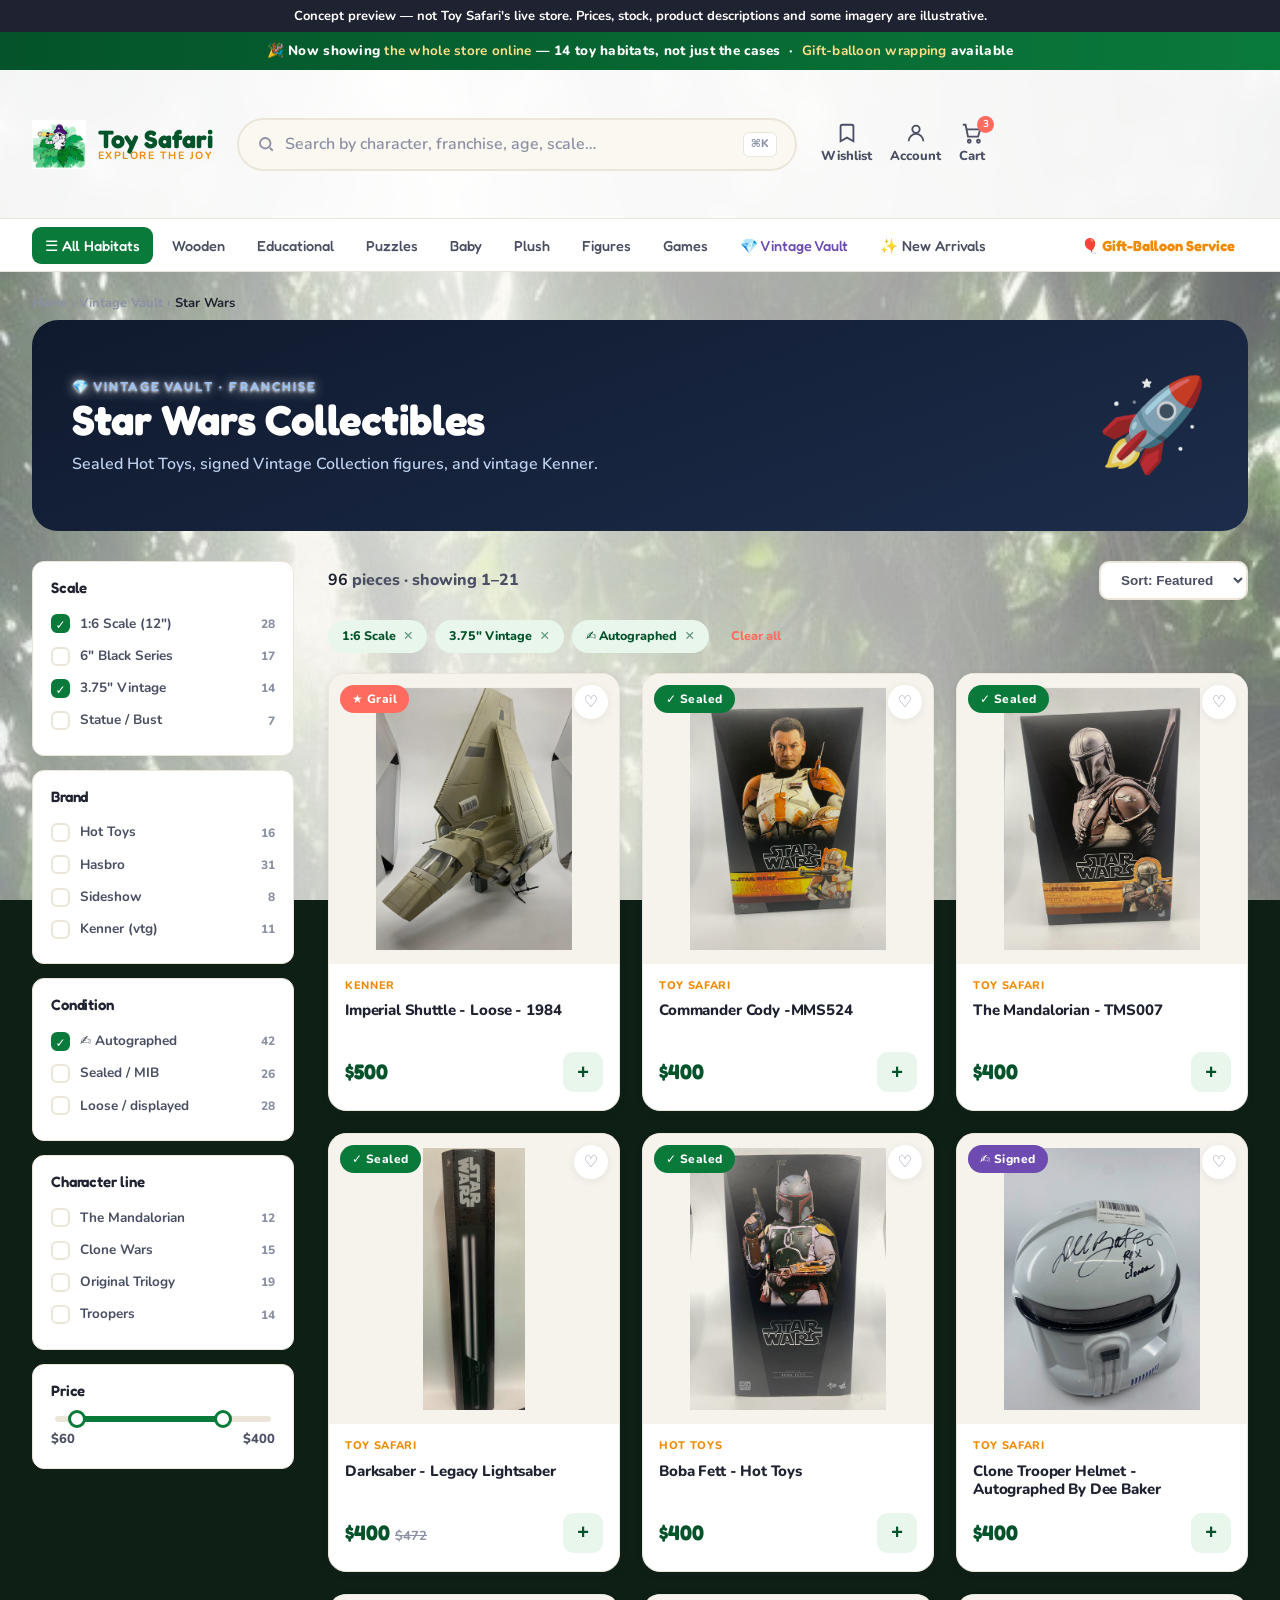
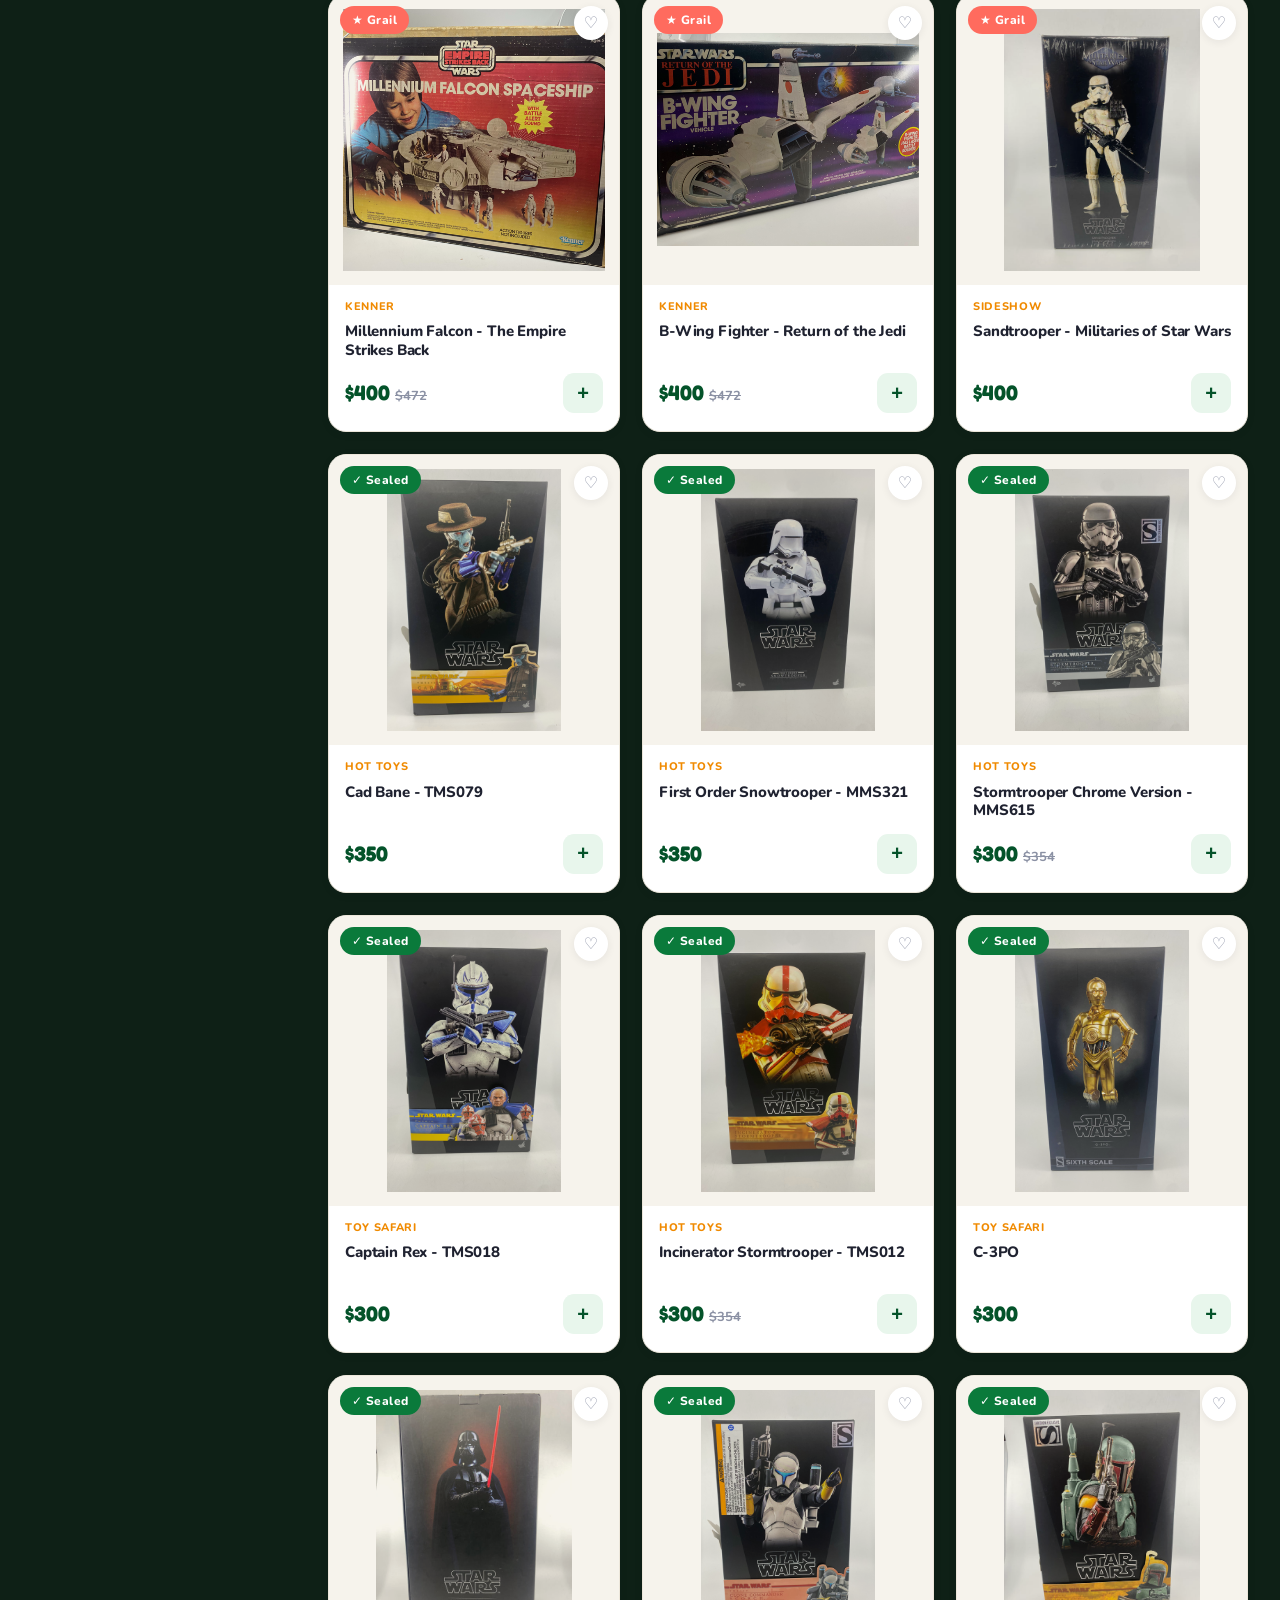
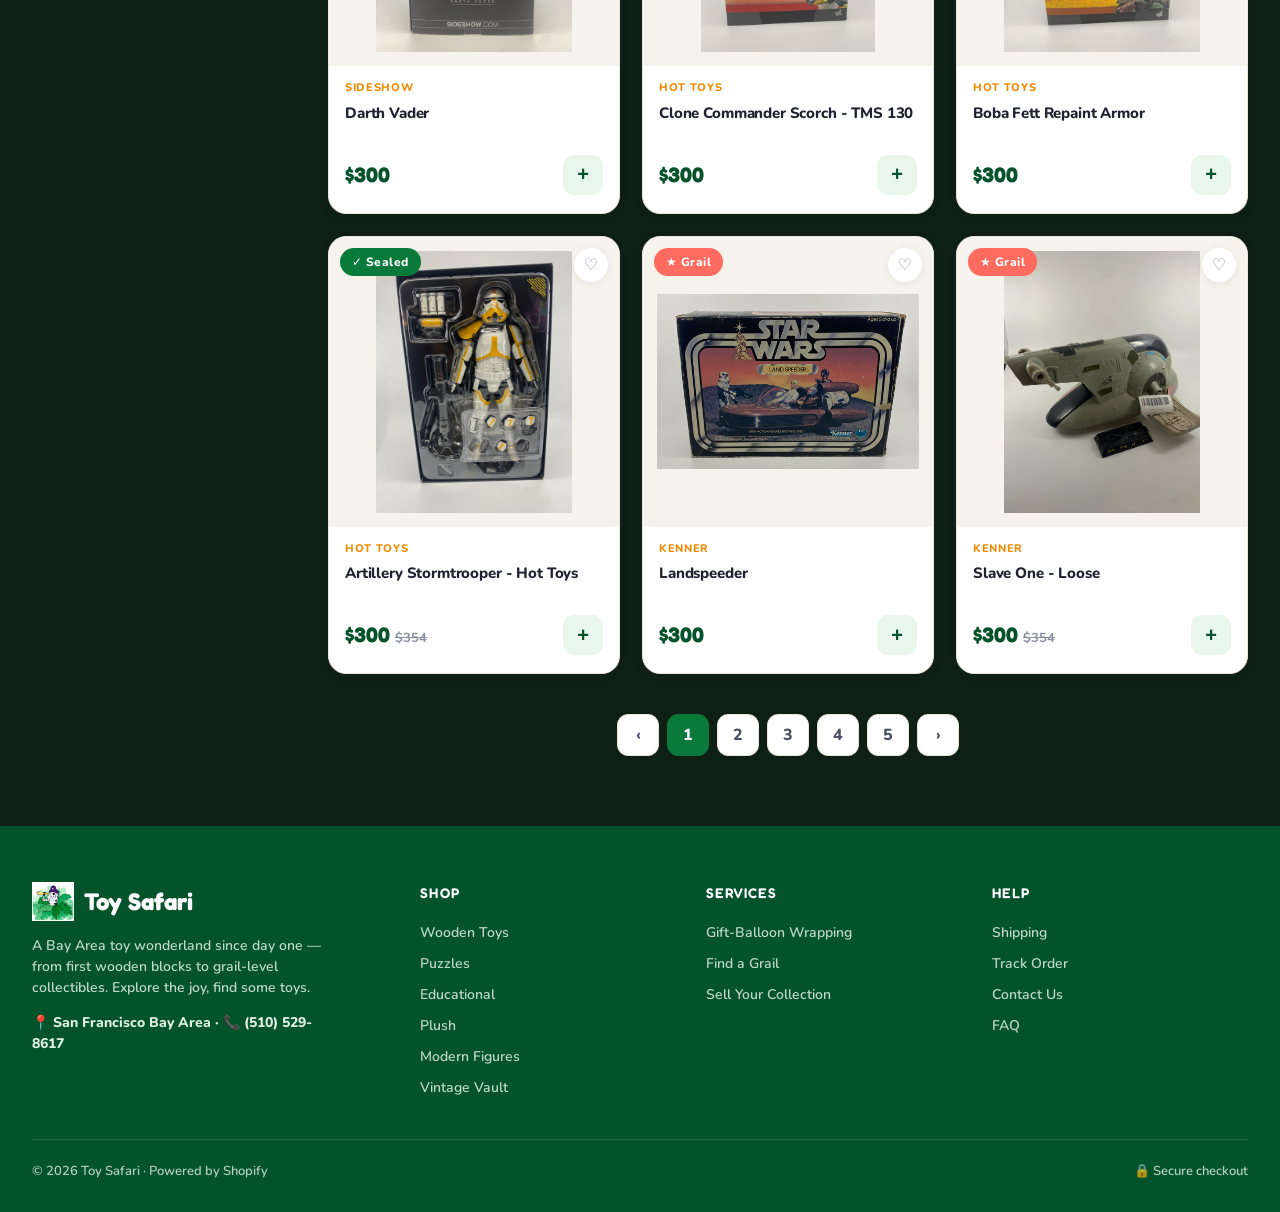
<file: category.html>
<!doctype html><html lang="en"><head><meta charset="utf-8">
<meta name="robots" content="noindex, nofollow">
<meta name="viewport" content="width=device-width,initial-scale=1,viewport-fit=cover">
<meta name="theme-color" content="#04532a">
<meta name="apple-mobile-web-app-capable" content="yes">
<meta name="apple-mobile-web-app-status-bar-style" content="black-translucent">
<meta name="apple-mobile-web-app-title" content="Toy Safari">
<title>Star Wars Collectibles — Toy Safari</title>
<link rel="stylesheet" href="assets/css/safari.css"></head>
<body class=""><div class="concept-strip" role="note">Concept preview — not Toy Safari's live store. Prices, stock, product descriptions and some imagery are illustrative.</div><div class="promo">🎉 Now showing <b>the whole store online</b> — 14 toy habitats, not just the cases &nbsp;·&nbsp; <b>Gift-balloon wrapping</b> available</div>
<header class="hdr">
  <div class="wrap"><div class="hdr-row">
    <a class="brand" href="index.html"><img src="assets/img/zebra.png" alt="Toy Safari">
      <div class="name">Toy Safari<span>Explore the joy</span></div></a>
    <div class="search-bar"><svg width="18" height="18" viewBox="0 0 24 24" fill="none" stroke="currentColor" stroke-width="2.4"><circle cx="11" cy="11" r="7"/><path d="m21 21-4-4"/></svg>
      Search by character, franchise, age, scale… <span class="k">⌘K</span></div>
    <div class="hdr-actions">
      <div class="ic"><svg width="22" height="22" viewBox="0 0 24 24" fill="none" stroke="currentColor" stroke-width="2"><path d="M19 21l-7-4-7 4V5a2 2 0 0 1 2-2h10a2 2 0 0 1 2 2z"/></svg>Wishlist</div>
      <div class="ic"><svg width="22" height="22" viewBox="0 0 24 24" fill="none" stroke="currentColor" stroke-width="2"><circle cx="12" cy="8" r="4"/><path d="M4 21a8 8 0 0 1 16 0"/></svg>Account</div>
      <div class="ic cart-dot"><svg width="22" height="22" viewBox="0 0 24 24" fill="none" stroke="currentColor" stroke-width="2"><circle cx="9" cy="21" r="1.6"/><circle cx="19" cy="21" r="1.6"/><path d="M2 3h3l2.6 13h11l2.4-8H6"/></svg>Cart<b>3</b></div>
    </div>
  </div></div>
  <div class="nav"><div class="wrap"><div class="nav-row">
    <a class="all" href="#">☰ All Habitats</a>
    <a href="category.html">Wooden</a>
    <a href="category.html">Educational</a>
    <a href="category.html">Puzzles</a>
    <a href="category.html">Baby</a>
    <a href="category.html">Plush</a>
    <a href="category.html">Figures</a>
    <a href="category.html">Games</a>
    <a class="vault" href="category.html">💎 Vintage Vault</a>
    <a href="category-learn.html">✨ New Arrivals</a>
    <span class="sep"></span>
    <a class="ann" href="#">🎈 Gift-Balloon Service</a>
  </div></div></div>
  <div class="mega"><div class="wrap"><div class="mega-inner"><div class="mega-col"><h5>🪵 Wooden &amp; Montessori</h5><a href="category.html">Wooden Trains <span class=tag>NEW</span></a><a href="category.html">Building Blocks</a><a href="category.html">Stacking &amp; Sorting</a><a href="category.html">Pull-Along Toys</a><a href="category.html">Play Kitchens</a></div><div class="mega-col"><h5>🧠 Learn &amp; Grow</h5><a href="category.html">STEM &amp; Science <span class=tag>NEW</span></a><a href="category.html">Lakeshore Learning</a><a href="category.html">Fat Brain Toy Co</a><a href="category.html">Sensory &amp; Fidget</a><a href="category.html">Flash Cards</a></div><div class="mega-col"><h5>🧩 Puzzles &amp; Games</h5><a href="category.html">Ravensburger <span class=tag>NEW</span></a><a href="category.html">Character Puzzles</a><a href="category.html">Floor Puzzles</a><a href="category.html">Board Games</a><a href="category.html">Party &amp; Favors</a></div><div class="mega-col"><h5>🦸 Figures &amp; Collect</h5><a href="category.html">Marvel Legends <span class=tag>NEW</span></a><a href="category.html">DC Multiverse</a><a href="category.html">Funko Pop!</a><a href="category.html">Star Wars <span class=tag>HOT</span></a><a href="category.html">Transformers</a></div>
      <div class="mega-feat"><h5>💎 Vintage Vault</h5><p>Locked-case collectibles — signed figures, Franklin Mint die-cast, vintage Star Wars.</p>
      <a class="btn btn-amber" href="category.html" style="font-size:13px;padding:9px 16px">Enter the Vault →</a></div>
    </div></div></div>
</header>
<div class="wrap">
  <div class="crumb"><a href="index.html">Home</a> › <a href="#">Vintage Vault</a> › <b>Star Wars</b></div>
  <div class="cat-hero">
    <div><span class="eyebrow" style="color:#9dc0f0">💎 Vintage Vault · Franchise</span>
      <h1>Star Wars Collectibles</h1>
      <p>Sealed Hot Toys, signed Vintage Collection figures, and vintage Kenner.</p></div>
    <div class="emoji">🚀</div>
  </div>
  <div class="mfilter">
    <button class="mfilter-btn">⚙ Filters <span class="mfb-ct">3</span></button>
    <div class="mfilter-chips">
      <span class="chip">1:6 Scale <span class="x">✕</span></span>
      <span class="chip">3.75" <span class="x">✕</span></span>
      <span class="chip">✍ Signed <span class="x">✕</span></span>
      <span class="chip" style="background:#fff;border:1px solid var(--line);color:var(--ink-soft)">Sealed</span>
      <span class="chip" style="background:#fff;border:1px solid var(--line);color:var(--ink-soft)">Hot Toys</span>
    </div>
    <button class="mfilter-sort">↕</button>
  </div>
  <div class="cat-layout">
    <aside class="facets">
      <div class="facet"><h4>Scale</h4>
        <label class="on"><span class="cb">✓</span> 1:6 Scale (12")<span class="ct">28</span></label>
        <label><span class="cb"></span> 6" Black Series<span class="ct">17</span></label>
        <label class="on"><span class="cb">✓</span> 3.75" Vintage<span class="ct">14</span></label>
        <label><span class="cb"></span> Statue / Bust<span class="ct">7</span></label></div>
      <div class="facet"><h4>Brand</h4>
        <label><span class="cb"></span> Hot Toys<span class="ct">16</span></label>
        <label><span class="cb"></span> Hasbro<span class="ct">31</span></label>
        <label><span class="cb"></span> Sideshow<span class="ct">8</span></label>
        <label><span class="cb"></span> Kenner (vtg)<span class="ct">11</span></label></div>
      <div class="facet"><h4>Condition</h4>
        <label class="on"><span class="cb">✓</span> ✍ Autographed<span class="ct">42</span></label>
        <label><span class="cb"></span> Sealed / MIB<span class="ct">26</span></label>
        <label><span class="cb"></span> Loose / displayed<span class="ct">28</span></label></div>
      <div class="facet"><h4>Character line</h4>
        <label><span class="cb"></span> The Mandalorian<span class="ct">12</span></label>
        <label><span class="cb"></span> Clone Wars<span class="ct">15</span></label>
        <label><span class="cb"></span> Original Trilogy<span class="ct">19</span></label>
        <label><span class="cb"></span> Troopers<span class="ct">14</span></label></div>
      <div class="facet"><h4>Price</h4>
        <div class="range"><div class="fill"></div><div class="kn" style="left:10%"></div><div class="kn" style="left:78%"></div></div>
        <div class="rlab"><span>$60</span><span>$400</span></div></div>
    </aside>
    <div class="cat-main">
      <div class="cat-top"><div class="cnt"><b>96</b> pieces · showing 1–21</div>
        <select class="sortsel"><option>Sort: Featured</option><option>Price ↑</option><option>Newest</option></select></div>
      <div class="chips">
        <span class="chip">1:6 Scale <span class="x">✕</span></span>
        <span class="chip">3.75" Vintage <span class="x">✕</span></span>
        <span class="chip">✍ Autographed <span class="x">✕</span></span>
        <span class="chip clear">Clear all</span></div>
      <div class="cat-grid"><a class="card" href="product.html">
  <div class="ph"><img src="assets/img/products/09e743255cfed9.jpg" alt="Imperial Shuttle - Loose - 1984" loading="eager">
    <div class="badges"><span class="pill b-rare">★ Grail</span></div>
    <div class="heart">♡</div></div>
  <div class="body">
    <div class="brand-line">Kenner</div>
    <h3>Imperial Shuttle - Loose - 1984</h3>
    <div class="foot"><div class="price">$500</div><button class="add">+</button></div>
  </div></a><a class="card" href="product.html">
  <div class="ph"><img src="assets/img/products/60beb1449034e0.jpg" alt="Commander Cody -MMS524" loading="eager">
    <div class="badges"><span class="pill b-seal">✓ Sealed</span></div>
    <div class="heart">♡</div></div>
  <div class="body">
    <div class="brand-line">Toy Safari</div>
    <h3>Commander Cody -MMS524</h3>
    <div class="foot"><div class="price">$400</div><button class="add">+</button></div>
  </div></a><a class="card" href="product.html">
  <div class="ph"><img src="assets/img/products/13d7d0d61392bf.jpg" alt="The Mandalorian - TMS007" loading="eager">
    <div class="badges"><span class="pill b-seal">✓ Sealed</span></div>
    <div class="heart">♡</div></div>
  <div class="body">
    <div class="brand-line">Toy Safari</div>
    <h3>The Mandalorian - TMS007</h3>
    <div class="foot"><div class="price">$400</div><button class="add">+</button></div>
  </div></a><a class="card" href="product.html">
  <div class="ph"><img src="assets/img/products/3221473c962215.jpg" alt="Darksaber - Legacy Lightsaber" loading="eager">
    <div class="badges"><span class="pill b-seal">✓ Sealed</span></div>
    <div class="heart">♡</div></div>
  <div class="body">
    <div class="brand-line">Toy Safari</div>
    <h3>Darksaber - Legacy Lightsaber</h3>
    <div class="foot"><div class="price">$400<s>$472</s></div><button class="add">+</button></div>
  </div></a><a class="card" href="product.html">
  <div class="ph"><img src="assets/img/products/cd4df505c05ff1.jpg" alt="Boba Fett - Hot Toys" loading="eager">
    <div class="badges"><span class="pill b-seal">✓ Sealed</span></div>
    <div class="heart">♡</div></div>
  <div class="body">
    <div class="brand-line">Hot Toys</div>
    <h3>Boba Fett - Hot Toys</h3>
    <div class="foot"><div class="price">$400</div><button class="add">+</button></div>
  </div></a><a class="card" href="product.html">
  <div class="ph"><img src="assets/img/products/acce15c5f92c2a.jpg" alt="Clone Trooper Helmet - Autographed By Dee Baker" loading="eager">
    <div class="badges"><span class="pill b-auto">✍ Signed</span></div>
    <div class="heart">♡</div></div>
  <div class="body">
    <div class="brand-line">Toy Safari</div>
    <h3>Clone Trooper Helmet - Autographed By Dee Baker</h3>
    <div class="foot"><div class="price">$400</div><button class="add">+</button></div>
  </div></a><a class="card" href="product.html">
  <div class="ph"><img src="assets/img/products/5db7d081f4ec80.jpg" alt="Millennium Falcon - The Empire Strikes Back" loading="eager">
    <div class="badges"><span class="pill b-rare">★ Grail</span></div>
    <div class="heart">♡</div></div>
  <div class="body">
    <div class="brand-line">Kenner</div>
    <h3>Millennium Falcon - The Empire Strikes Back</h3>
    <div class="foot"><div class="price">$400<s>$472</s></div><button class="add">+</button></div>
  </div></a><a class="card" href="product.html">
  <div class="ph"><img src="assets/img/products/d8d4f2dd183dca.jpg" alt="B-Wing Fighter - Return of the Jedi" loading="eager">
    <div class="badges"><span class="pill b-rare">★ Grail</span></div>
    <div class="heart">♡</div></div>
  <div class="body">
    <div class="brand-line">Kenner</div>
    <h3>B-Wing Fighter - Return of the Jedi</h3>
    <div class="foot"><div class="price">$400<s>$472</s></div><button class="add">+</button></div>
  </div></a><a class="card" href="product.html">
  <div class="ph"><img src="assets/img/products/6bc92e2115e4fd.jpg" alt="Sandtrooper - Militaries of Star Wars" loading="eager">
    <div class="badges"><span class="pill b-rare">★ Grail</span></div>
    <div class="heart">♡</div></div>
  <div class="body">
    <div class="brand-line">Sideshow</div>
    <h3>Sandtrooper - Militaries of Star Wars</h3>
    <div class="foot"><div class="price">$400</div><button class="add">+</button></div>
  </div></a><a class="card" href="product.html">
  <div class="ph"><img src="assets/img/products/1c2c57e0a02935.jpg" alt="Cad Bane - TMS079" loading="eager">
    <div class="badges"><span class="pill b-seal">✓ Sealed</span></div>
    <div class="heart">♡</div></div>
  <div class="body">
    <div class="brand-line">Hot Toys</div>
    <h3>Cad Bane - TMS079</h3>
    <div class="foot"><div class="price">$350</div><button class="add">+</button></div>
  </div></a><a class="card" href="product.html">
  <div class="ph"><img src="assets/img/products/ca100bee5fd4b7.jpg" alt="First Order Snowtrooper - MMS321" loading="eager">
    <div class="badges"><span class="pill b-seal">✓ Sealed</span></div>
    <div class="heart">♡</div></div>
  <div class="body">
    <div class="brand-line">Hot Toys</div>
    <h3>First Order Snowtrooper - MMS321</h3>
    <div class="foot"><div class="price">$350</div><button class="add">+</button></div>
  </div></a><a class="card" href="product.html">
  <div class="ph"><img src="assets/img/products/8508853d335a9d.jpg" alt="Stormtrooper Chrome Version - MMS615" loading="eager">
    <div class="badges"><span class="pill b-seal">✓ Sealed</span></div>
    <div class="heart">♡</div></div>
  <div class="body">
    <div class="brand-line">Hot Toys</div>
    <h3>Stormtrooper Chrome Version - MMS615</h3>
    <div class="foot"><div class="price">$300<s>$354</s></div><button class="add">+</button></div>
  </div></a><a class="card" href="product.html">
  <div class="ph"><img src="assets/img/products/b2600d1cba7292.jpg" alt="Captain Rex - TMS018" loading="eager">
    <div class="badges"><span class="pill b-seal">✓ Sealed</span></div>
    <div class="heart">♡</div></div>
  <div class="body">
    <div class="brand-line">Toy Safari</div>
    <h3>Captain Rex - TMS018</h3>
    <div class="foot"><div class="price">$300</div><button class="add">+</button></div>
  </div></a><a class="card" href="product.html">
  <div class="ph"><img src="assets/img/products/9a5f1b0e7f264e.jpg" alt="Incinerator Stormtrooper - TMS012" loading="eager">
    <div class="badges"><span class="pill b-seal">✓ Sealed</span></div>
    <div class="heart">♡</div></div>
  <div class="body">
    <div class="brand-line">Hot Toys</div>
    <h3>Incinerator Stormtrooper - TMS012</h3>
    <div class="foot"><div class="price">$300<s>$354</s></div><button class="add">+</button></div>
  </div></a><a class="card" href="product.html">
  <div class="ph"><img src="assets/img/products/cae3522d4cffce.jpg" alt="C-3PO" loading="eager">
    <div class="badges"><span class="pill b-seal">✓ Sealed</span></div>
    <div class="heart">♡</div></div>
  <div class="body">
    <div class="brand-line">Toy Safari</div>
    <h3>C-3PO</h3>
    <div class="foot"><div class="price">$300</div><button class="add">+</button></div>
  </div></a><a class="card" href="product.html">
  <div class="ph"><img src="assets/img/products/09fcc24f392f64.jpg" alt="Darth Vader" loading="eager">
    <div class="badges"><span class="pill b-seal">✓ Sealed</span></div>
    <div class="heart">♡</div></div>
  <div class="body">
    <div class="brand-line">Sideshow</div>
    <h3>Darth Vader</h3>
    <div class="foot"><div class="price">$300</div><button class="add">+</button></div>
  </div></a><a class="card" href="product.html">
  <div class="ph"><img src="assets/img/products/ff4a247a23997c.jpg" alt="Clone Commander Scorch - TMS 130" loading="eager">
    <div class="badges"><span class="pill b-seal">✓ Sealed</span></div>
    <div class="heart">♡</div></div>
  <div class="body">
    <div class="brand-line">Hot Toys</div>
    <h3>Clone Commander Scorch - TMS 130</h3>
    <div class="foot"><div class="price">$300</div><button class="add">+</button></div>
  </div></a><a class="card" href="product.html">
  <div class="ph"><img src="assets/img/products/dba244ed932e33.jpg" alt="Boba Fett Repaint Armor" loading="eager">
    <div class="badges"><span class="pill b-seal">✓ Sealed</span></div>
    <div class="heart">♡</div></div>
  <div class="body">
    <div class="brand-line">Hot Toys</div>
    <h3>Boba Fett Repaint Armor</h3>
    <div class="foot"><div class="price">$300</div><button class="add">+</button></div>
  </div></a><a class="card" href="product.html">
  <div class="ph"><img src="assets/img/products/7f873fb2e1d186.jpg" alt="Artillery Stormtrooper - Hot Toys" loading="eager">
    <div class="badges"><span class="pill b-seal">✓ Sealed</span></div>
    <div class="heart">♡</div></div>
  <div class="body">
    <div class="brand-line">Hot Toys</div>
    <h3>Artillery Stormtrooper - Hot Toys</h3>
    <div class="foot"><div class="price">$300<s>$354</s></div><button class="add">+</button></div>
  </div></a><a class="card" href="product.html">
  <div class="ph"><img src="assets/img/products/d192edc8e00862.jpg" alt="Landspeeder" loading="eager">
    <div class="badges"><span class="pill b-rare">★ Grail</span></div>
    <div class="heart">♡</div></div>
  <div class="body">
    <div class="brand-line">Kenner</div>
    <h3>Landspeeder</h3>
    <div class="foot"><div class="price">$300</div><button class="add">+</button></div>
  </div></a><a class="card" href="product.html">
  <div class="ph"><img src="assets/img/products/769948fbb267af.jpg" alt="Slave One - Loose" loading="eager">
    <div class="badges"><span class="pill b-rare">★ Grail</span></div>
    <div class="heart">♡</div></div>
  <div class="body">
    <div class="brand-line">Kenner</div>
    <h3>Slave One - Loose</h3>
    <div class="foot"><div class="price">$300<s>$354</s></div><button class="add">+</button></div>
  </div></a></div>
      <div class="pager"><a>‹</a><a class="on">1</a><a>2</a><a>3</a><a>4</a><a>5</a><a>›</a></div>
    </div>
  </div>
</div>
<footer class="ft"><div class="wrap">
      <div class="ft-grid">
        <div><div class="name"><img src="assets/img/zebra.png">Toy Safari</div>
          <p>A Bay Area toy wonderland since day one — from first wooden blocks to grail-level collectibles. Explore the joy, find some toys.</p>
          <p style="opacity:1;font-weight:800;margin-top:14px">📍 San Francisco Bay Area · 📞 (510) 529-8617</p></div>
        <div><h6>Shop</h6><a href="#">Wooden Toys</a><a href="#">Puzzles</a><a href="#">Educational</a><a href="#">Plush</a><a href="#">Modern Figures</a><a href="#">Vintage Vault</a></div><div><h6>Services</h6><a href="#">Gift-Balloon Wrapping</a><a href="#">Find a Grail</a><a href="#">Sell Your Collection</a></div><div><h6>Help</h6><a href="#">Shipping</a><a href="#">Track Order</a><a href="#">Contact Us</a><a href="#">FAQ</a></div>
      </div>
      <div class="ft-bot"><span>© 2026 Toy Safari · Powered by Shopify</span>
        <span>🔒 Secure checkout</span></div>
    </div></footer><nav class="tabbar"><a class="tab " href="index.html"><span class="ti">
        <svg viewBox="0 0 24 24" fill="none" stroke="currentColor" stroke-width="2" stroke-linecap="round" stroke-linejoin="round"><path d="M3 11.5 12 4l9 7.5"/><path d="M5 10v9h14v-9"/></svg></span>Home</a><a class="tab on" href="category.html"><span class="ti">
        <svg viewBox="0 0 24 24" fill="none" stroke="currentColor" stroke-width="2" stroke-linecap="round" stroke-linejoin="round"><path d="M4 7h16l-1.2 12.5a1 1 0 0 1-1 .9H6.2a1 1 0 0 1-1-.9z"/><path d="M8.5 7a3.5 3.5 0 0 1 7 0"/></svg></span>Shop</a><a class="tab " href="index-search.html"><span class="ti">
        <svg viewBox="0 0 24 24" fill="none" stroke="currentColor" stroke-width="2" stroke-linecap="round" stroke-linejoin="round"><circle cx="11" cy="11" r="7"/><path d="m21 21-4-4"/></svg></span>Search</a><a class="tab " href="#"><span class="ti">
        <svg viewBox="0 0 24 24" fill="none" stroke="currentColor" stroke-width="2" stroke-linecap="round" stroke-linejoin="round"><path d="M19 21l-7-4-7 4V5a2 2 0 0 1 2-2h10a2 2 0 0 1 2 2z"/></svg></span>Saved</a><a class="tab " href="#"><span class="ti">
        <svg viewBox="0 0 24 24" fill="none" stroke="currentColor" stroke-width="2" stroke-linecap="round" stroke-linejoin="round"><circle cx="9" cy="21" r="1.6"/><circle cx="19" cy="21" r="1.6"/><path d="M2 3h3l2.6 13h11l2.4-8H6"/></svg><b class="tbadge">3</b></span>Cart</a></nav><script src="assets/js/forest.js" defer></script>
</body></html>
</file>
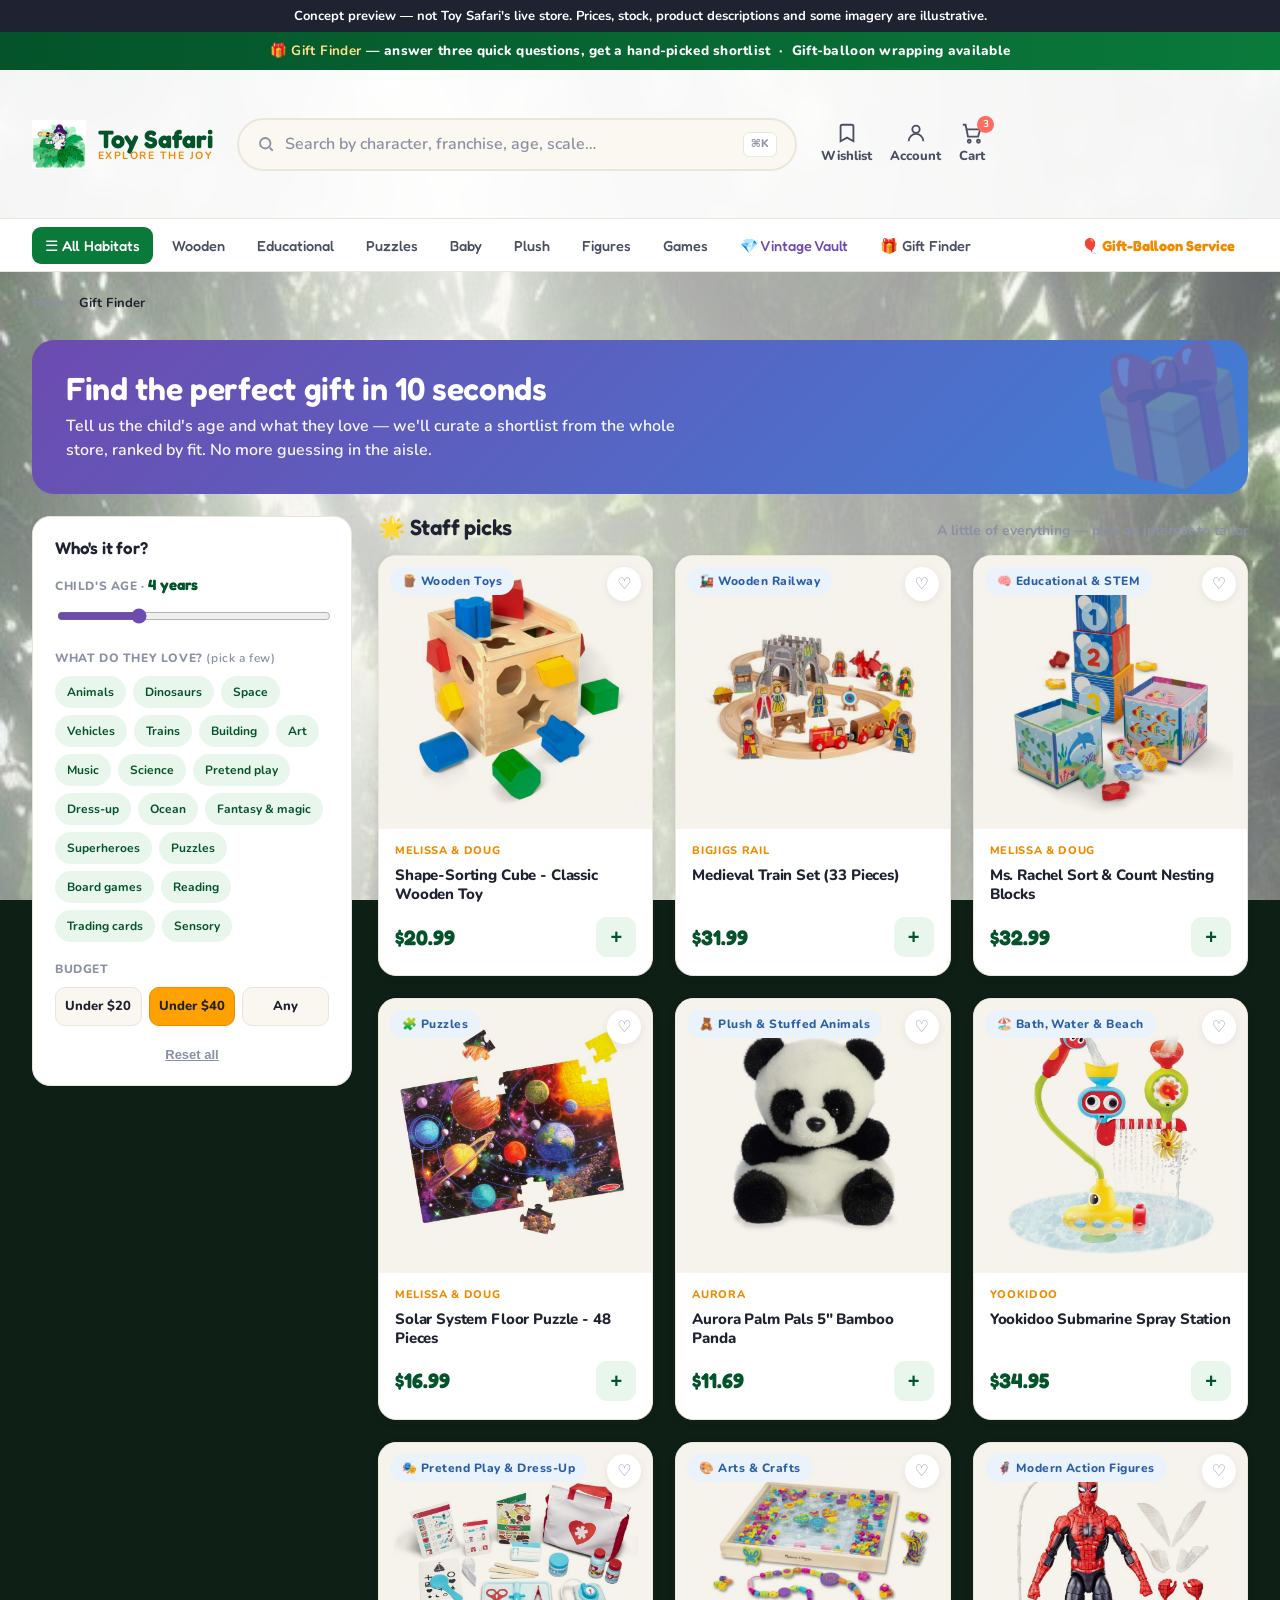
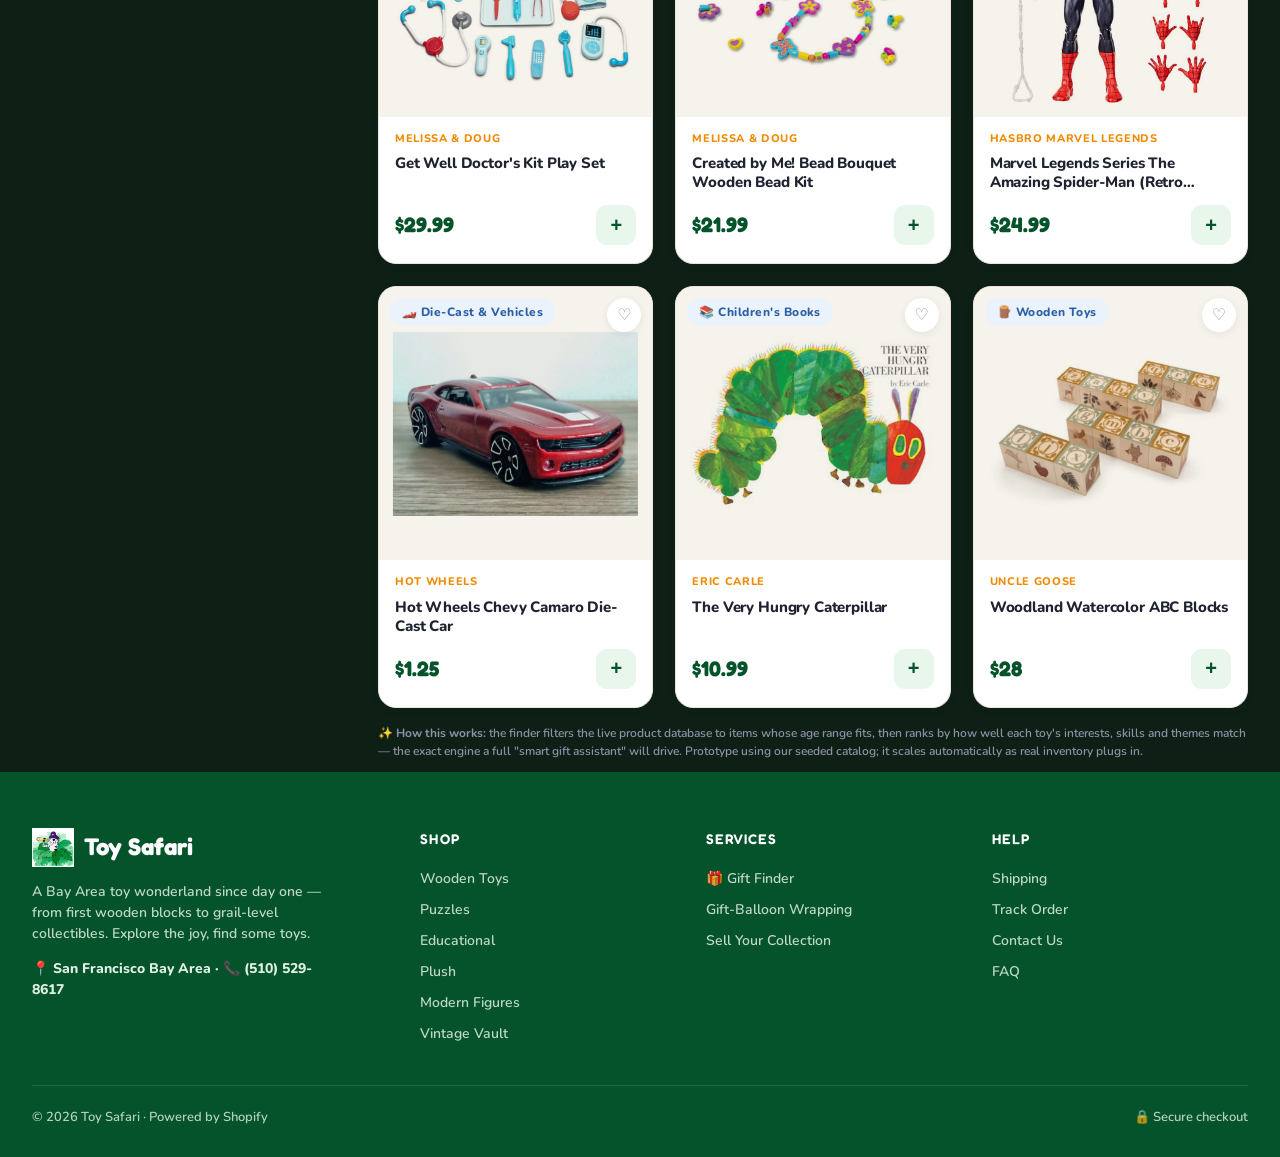
<file: gift.html>
<!doctype html><html lang="en"><head><meta charset="utf-8">
<meta name="robots" content="noindex, nofollow">
<meta name="viewport" content="width=device-width,initial-scale=1,viewport-fit=cover">
<meta name="theme-color" content="#04532a">
<meta name="apple-mobile-web-app-capable" content="yes">
<meta name="apple-mobile-web-app-status-bar-style" content="black-translucent">
<meta name="apple-mobile-web-app-title" content="Toy Safari">
<title>Gift Finder — Toy Safari</title>
<link rel="stylesheet" href="assets/css/safari.css">
<style>
  .gf-hero{background:linear-gradient(135deg,#6d4bb0,#3f7fd6);color:#fff;border-radius:22px;padding:32px 34px;margin:20px 0 22px;position:relative;overflow:hidden}
  .gf-hero h1{font-family:'Fredoka',sans-serif;font-weight:600;font-size:32px;margin:0 0 8px;line-height:1.05}
  .gf-hero p{font-weight:600;font-size:16px;max-width:620px;opacity:.95;margin:0}
  .gf-hero .em{position:absolute;right:-4px;bottom:-24px;font-size:130px;opacity:.18;transform:rotate(-10deg)}
  .gf-wrap{display:grid;grid-template-columns:320px 1fr;gap:26px;align-items:start}
  .gf-panel{background:#fff;border:1px solid var(--line,#eee5d6);border-radius:18px;padding:22px;position:sticky;top:16px}
  .gf-panel h3{font-family:'Fredoka',sans-serif;font-weight:600;font-size:17px;color:var(--ink,#2a2118);margin:0 0 4px}
  .gf-field{margin:18px 0 0}
  .gf-field>label{display:block;font-weight:800;font-size:12px;text-transform:uppercase;letter-spacing:.05em;color:var(--muted,#9a8f7d);margin-bottom:9px}
  .gf-age-val{font-family:'Fredoka',sans-serif;font-weight:700;color:var(--green-deep,#04532a);font-size:15px;text-transform:none;letter-spacing:0}
  input[type=range]{width:100%;accent-color:#6d4bb0}
  .chips-in{display:flex;flex-wrap:wrap;gap:7px}
  .chips-in span{background:var(--green-soft,#e7f4ea);color:var(--green-deep,#04532a);font-weight:700;font-size:12px;padding:6px 11px;border-radius:20px;cursor:pointer;user-select:none;border:1.5px solid transparent;transition:.12s}
  .chips-in span:hover{border-color:var(--green,#0a7a3b)}
  .chips-in span.on{background:#6d4bb0;color:#fff}
  .gf-budget{display:flex;gap:7px;flex-wrap:wrap}
  .gf-budget span{flex:1;text-align:center;background:#faf7f0;border:1.5px solid var(--line,#eee5d6);border-radius:10px;padding:9px 4px;font-weight:800;font-size:13px;cursor:pointer;color:var(--ink,#2a2118);white-space:nowrap}
  .gf-budget span.on{background:var(--amber,#ffce6b);border-color:var(--amber-deep,#d99a00)}
  .gf-reset{display:block;width:100%;margin-top:20px;background:none;border:none;color:var(--muted,#9a8f7d);font-weight:700;font-size:13px;cursor:pointer;text-decoration:underline}
  .gf-results-head{display:flex;align-items:baseline;justify-content:space-between;margin-bottom:14px;flex-wrap:wrap;gap:8px}
  .gf-results-head h2{font-family:'Fredoka',sans-serif;font-weight:600;font-size:22px;color:var(--ink,#2a2118);margin:0}
  .gf-results-head .n{font-weight:700;color:var(--muted,#9a8f7d);font-size:14px}
  .gf-empty{grid-column:1/-1;background:#faf7f0;border:2px dashed var(--line,#eee5d6);border-radius:16px;padding:40px 20px;text-align:center;font-weight:700;color:var(--muted,#9a8f7d)}
  .gf-note{font-size:12px;color:var(--muted,#9a8f7d);font-weight:600;margin-top:16px;line-height:1.5}
  @media(max-width:820px){.gf-wrap{grid-template-columns:1fr}.gf-panel{position:static}}
</style></head>
<body class=""><div class="concept-strip" role="note">Concept preview — not Toy Safari's live store. Prices, stock, product descriptions and some imagery are illustrative.</div><div class="promo">🎁 <b>Gift Finder</b> — answer three quick questions, get a hand-picked shortlist &nbsp;·&nbsp; Gift-balloon wrapping available</div>
<header class="hdr">
  <div class="wrap"><div class="hdr-row">
    <a class="brand" href="index.html"><img src="assets/img/zebra.png" alt="Toy Safari">
      <div class="name">Toy Safari<span>Explore the joy</span></div></a>
    <div class="search-bar"><svg width="18" height="18" viewBox="0 0 24 24" fill="none" stroke="currentColor" stroke-width="2.4"><circle cx="11" cy="11" r="7"/><path d="m21 21-4-4"/></svg>
      Search by character, franchise, age, scale… <span class="k">⌘K</span></div>
    <div class="hdr-actions">
      <div class="ic"><svg width="22" height="22" viewBox="0 0 24 24" fill="none" stroke="currentColor" stroke-width="2"><path d="M19 21l-7-4-7 4V5a2 2 0 0 1 2-2h10a2 2 0 0 1 2 2z"/></svg>Wishlist</div>
      <div class="ic"><svg width="22" height="22" viewBox="0 0 24 24" fill="none" stroke="currentColor" stroke-width="2"><circle cx="12" cy="8" r="4"/><path d="M4 21a8 8 0 0 1 16 0"/></svg>Account</div>
      <div class="ic cart-dot"><svg width="22" height="22" viewBox="0 0 24 24" fill="none" stroke="currentColor" stroke-width="2"><circle cx="9" cy="21" r="1.6"/><circle cx="19" cy="21" r="1.6"/><path d="M2 3h3l2.6 13h11l2.4-8H6"/></svg>Cart<b>3</b></div>
    </div>
  </div></div>
  <div class="nav"><div class="wrap"><div class="nav-row">
    <a class="all" href="shop.html">☰ All Habitats</a>
    <a href="shop.html#wooden">Wooden</a>
    <a href="shop.html#stem">Educational</a>
    <a href="shop.html#puzzles">Puzzles</a>
    <a href="shop.html#baby">Baby</a>
    <a href="shop.html#plush">Plush</a>
    <a href="shop.html#figures">Figures</a>
    <a href="shop.html#games">Games</a>
    <a class="vault" href="category.html">💎 Vintage Vault</a>
    <a href="gift.html">🎁 Gift Finder</a>
    <span class="sep"></span>
    <a class="ann" href="#">🎈 Gift-Balloon Service</a>
  </div></div></div>
</header>
<div class="wrap">
  <div class="crumb"><a href="index.html">Home</a> › <b>Gift Finder</b></div>
  <div class="gf-hero">
    <h1>Find the perfect gift in 10 seconds</h1>
    <p>Tell us the child's age and what they love — we'll curate a shortlist from the whole store, ranked by fit. No more guessing in the aisle.</p>
    <div class="em">🎁</div>
  </div>
  <div class="gf-wrap">
    <aside class="gf-panel">
      <h3>Who's it for?</h3>
      <div class="gf-field">
        <label>Child's age · <span class="gf-age-val" id="ageVal">4 years</span></label>
        <input type="range" id="age" min="0" max="168" step="1" value="48">
      </div>
      <div class="gf-field">
        <label>What do they love? <span style="text-transform:none;font-weight:600;color:var(--muted)">(pick a few)</span></label>
        <div class="chips-in" id="ints"></div>
      </div>
      <div class="gf-field">
        <label>Budget</label>
        <div class="gf-budget" id="budget">
          <span data-max="20">Under $20</span>
          <span data-max="40" class="on">Under $40</span>
          <span data-max="0">Any</span>
        </div>
      </div>
      <button class="gf-reset" id="reset">Reset all</button>
    </aside>
    <div class="gf-main">
      <div class="gf-results-head">
        <h2 id="rhead">Top picks</h2>
        <span class="n" id="rcount"></span>
      </div>
      <div class="cat-grid" id="results"></div>
      <p class="gf-note">✨ <b>How this works:</b> the finder filters the live product database to items whose age range fits, then ranks by how well each toy's interests, skills and themes match — the exact engine a full "smart gift assistant" will drive. Prototype using our seeded catalog; it scales automatically as real inventory plugs in.</p>
    </div>
  </div>
</div>
<footer class="ft"><div class="wrap">
      <div class="ft-grid">
        <div><div class="name"><img src="assets/img/zebra.png">Toy Safari</div>
          <p>A Bay Area toy wonderland since day one — from first wooden blocks to grail-level collectibles. Explore the joy, find some toys.</p>
          <p style="opacity:1;font-weight:800;margin-top:14px">📍 San Francisco Bay Area · 📞 (510) 529-8617</p></div>
        <div><h6>Shop</h6><a href="shop.html#wooden">Wooden Toys</a><a href="shop.html#puzzles">Puzzles</a><a href="shop.html#stem">Educational</a><a href="shop.html#plush">Plush</a><a href="shop.html#figures">Modern Figures</a><a href="category.html">Vintage Vault</a></div><div><h6>Services</h6><a href="gift.html">🎁 Gift Finder</a><a href="#">Gift-Balloon Wrapping</a><a href="#">Sell Your Collection</a></div><div><h6>Help</h6><a href="#">Shipping</a><a href="#">Track Order</a><a href="#">Contact Us</a><a href="#">FAQ</a></div>
      </div>
      <div class="ft-bot"><span>© 2026 Toy Safari · Powered by Shopify</span>
        <span>🔒 Secure checkout</span></div>
    </div></footer><nav class="tabbar"><a class="tab " href="index.html"><span class="ti">
        <svg viewBox="0 0 24 24" fill="none" stroke="currentColor" stroke-width="2" stroke-linecap="round" stroke-linejoin="round"><path d="M3 11.5 12 4l9 7.5"/><path d="M5 10v9h14v-9"/></svg></span>Home</a><a class="tab " href="shop.html"><span class="ti">
        <svg viewBox="0 0 24 24" fill="none" stroke="currentColor" stroke-width="2" stroke-linecap="round" stroke-linejoin="round"><path d="M4 7h16l-1.2 12.5a1 1 0 0 1-1 .9H6.2a1 1 0 0 1-1-.9z"/><path d="M8.5 7a3.5 3.5 0 0 1 7 0"/></svg></span>Shop</a><a class="tab " href="index-search.html"><span class="ti">
        <svg viewBox="0 0 24 24" fill="none" stroke="currentColor" stroke-width="2" stroke-linecap="round" stroke-linejoin="round"><circle cx="11" cy="11" r="7"/><path d="m21 21-4-4"/></svg></span>Search</a><a class="tab on" href="gift.html"><span class="ti">
        <svg viewBox="0 0 24 24" fill="none" stroke="currentColor" stroke-width="2" stroke-linecap="round" stroke-linejoin="round"><path d="M20 12v10H4V12"/><path d="M2 7h20v5H2z"/><path d="M12 22V7"/><path d="M12 7S8 7 8 4.5 12 7 12 7z"/></svg></span>Gifts</a><a class="tab " href="#"><span class="ti">
        <svg viewBox="0 0 24 24" fill="none" stroke="currentColor" stroke-width="2" stroke-linecap="round" stroke-linejoin="round"><circle cx="9" cy="21" r="1.6"/><circle cx="19" cy="21" r="1.6"/><path d="M2 3h3l2.6 13h11l2.4-8H6"/></svg><b class="tbadge">3</b></span>Cart</a></nav>
<script src="assets/js/catalog.js" defer></script>
<script>
(function(){
  // curated interest set for the picker (labels → vocab slugs)
  var INTERESTS = [
    ["Animals","animals"],["Dinosaurs","dinosaurs"],["Space","space"],["Vehicles","vehicles"],
    ["Trains","trains"],["Building","building-blocks"],["Art","art"],["Music","music"],
    ["Science","science"],["Pretend play","pretend-play"],["Dress-up","dress-up"],["Ocean","ocean-sealife"],
    ["Fantasy & magic","fantasy-magic"],["Superheroes","superheroes"],["Puzzles","puzzles"],
    ["Board games","board-games"],["Reading","reading"],["Trading cards","trading-cards"],["Sensory","sensory"]
  ];
  var sel = new Set();
  var state = { age: 48, priceMax: 40 };

  function ageLabel(m){
    if(m < 12) return m + (m===1?" month":" months");
    var y = Math.floor(m/12), r = m%12;
    return y + (y===1?" year":" years") + (r? " "+r+"m":"");
  }
  // curated default spread: first age+budget-fitting item per category (catalogue order), round-robin for variety
  function staffPicks(){
    var age = state.age, pmax = state.priceMax;
    var cats = (ToySafari.categories || []).filter(function(c){ return !c.collector; })
      .sort(function(a,b){ return (a.order||0) - (b.order||0); }).map(function(c){ return c.id; });
    var buckets = {};
    ToySafari.products.forEach(function(p){
      if(!(p.ageMinMonths <= age && age <= p.ageMaxMonths + 6)) return;
      if(pmax && p.price > pmax) return;
      (buckets[p.category] = buckets[p.category] || []).push(p);
    });
    var out = [], idx = 0;
    while(out.length < 12 && idx < 20){
      var any = false;
      for(var i=0;i<cats.length && out.length<12;i++){
        var b = buckets[cats[i]];
        if(b && b[idx]){ out.push(b[idx]); any = true; }
      }
      if(!any) break;
      idx++;
    }
    return out;
  }

  function render(){
    var box = document.getElementById("results"), picks, head, sub;
    if(sel.size === 0){
      // no interests picked yet → curated staff-picks spread, not a raw rating sort
      picks = (window.ToySafari && ToySafari.products) ? staffPicks() : [];
      head = "🌟 Staff picks";
      sub = picks.length ? "A little of everything — pick an interest to tailor" : "";
    } else {
      var opts = { ageMonths: state.age, interests: Array.from(sel), limit: 12 };
      if(state.priceMax) opts.priceMax = state.priceMax;
      picks = (window.ToySafari && ToySafari.giftFinder) ? ToySafari.giftFinder(opts) : [];
      head = "Top picks for a " + ageLabel(state.age).replace(/ \d+m$/,'') + "-old";
      sub = picks.length ? picks.length + " matches, best fit first" : "";
    }
    if(!picks.length){
      box.innerHTML = '<div class="gf-empty">No matches for that combo yet — try a wider budget or fewer interests.<br>(As real inventory plugs in, this fills out fast.)</div>';
    } else {
      ToySafari.renderInto("#results", picks);
    }
    document.getElementById("rcount").textContent = sub;
    document.getElementById("rhead").textContent = head;
  }

  function build(){
    var ic = document.getElementById("ints");
    ic.innerHTML = INTERESTS.map(function(p){ return '<span data-v="'+p[1]+'">'+p[0]+'</span>'; }).join("");
    ic.addEventListener("click", function(e){
      var s = e.target.closest("span[data-v]"); if(!s) return;
      var v = s.getAttribute("data-v");
      if(sel.has(v)){ sel.delete(v); s.classList.remove("on"); } else { sel.add(v); s.classList.add("on"); }
      render();
    });
    var age = document.getElementById("age");
    age.addEventListener("input", function(){
      state.age = +age.value;
      document.getElementById("ageVal").textContent = ageLabel(state.age);
      render();
    });
    document.getElementById("budget").addEventListener("click", function(e){
      var s = e.target.closest("span[data-max]"); if(!s) return;
      this.querySelectorAll("span").forEach(function(x){ x.classList.remove("on"); });
      s.classList.add("on"); state.priceMax = +s.getAttribute("data-max") || 0; render();
    });
    document.getElementById("reset").addEventListener("click", function(){
      sel.clear(); state.age = 48; state.priceMax = 40;
      age.value = 48; document.getElementById("ageVal").textContent = ageLabel(48);
      document.querySelectorAll("#ints span").forEach(function(x){ x.classList.remove("on"); });
      document.querySelectorAll("#budget span").forEach(function(x){ x.classList.toggle("on", x.getAttribute("data-max")==="40"); });
      render();
    });
    // open detail modal when a result card is tapped
    document.getElementById("results").addEventListener("click", function(e){
      var a = e.target.closest(".card[data-id]"); if(!a) return;
      e.preventDefault(); ToySafari.open(a.getAttribute("data-id"));
    });
    document.getElementById("ageVal").textContent = ageLabel(state.age);
  }

  build();
  if(window.ToySafari && ToySafari.ready) ToySafari.ready(render);
  else document.addEventListener("toysafari:ready", render);
})();
</script><script src="assets/js/forest.js" defer></script>
</body></html>
</file>
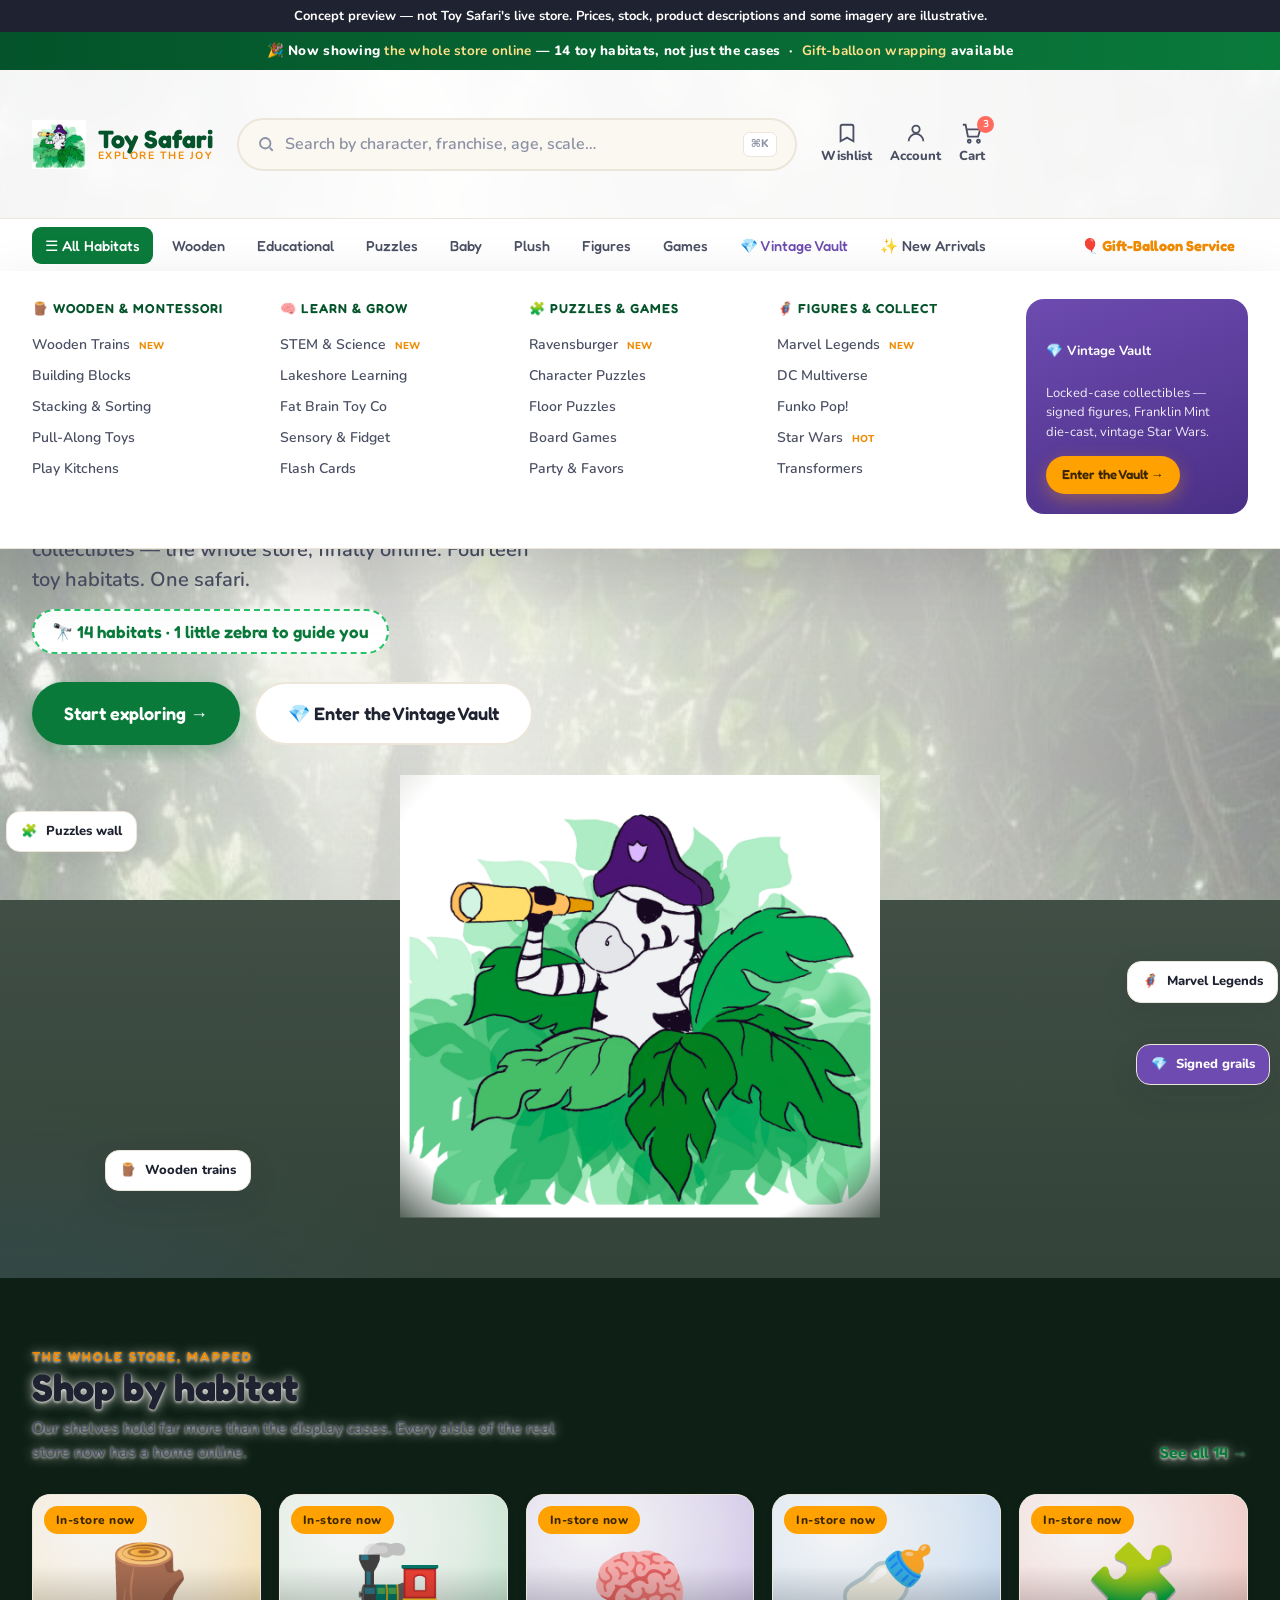
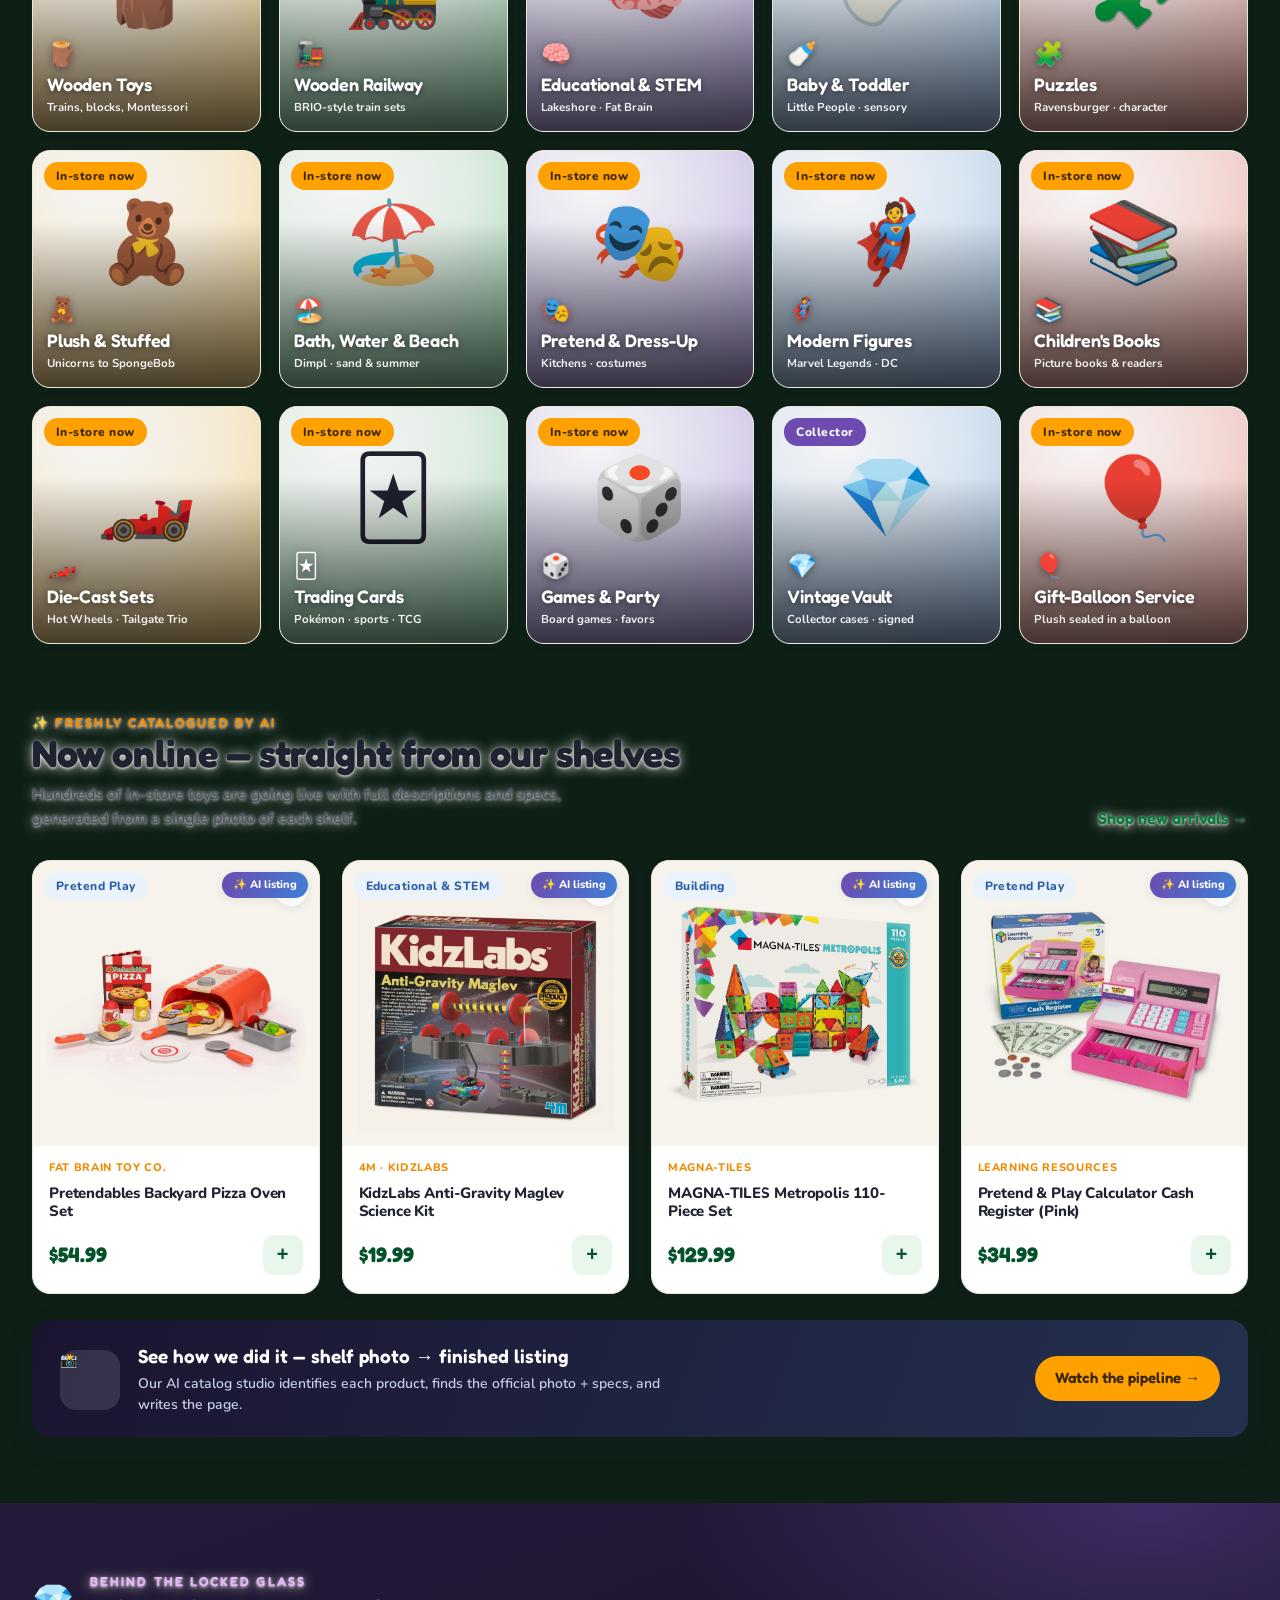
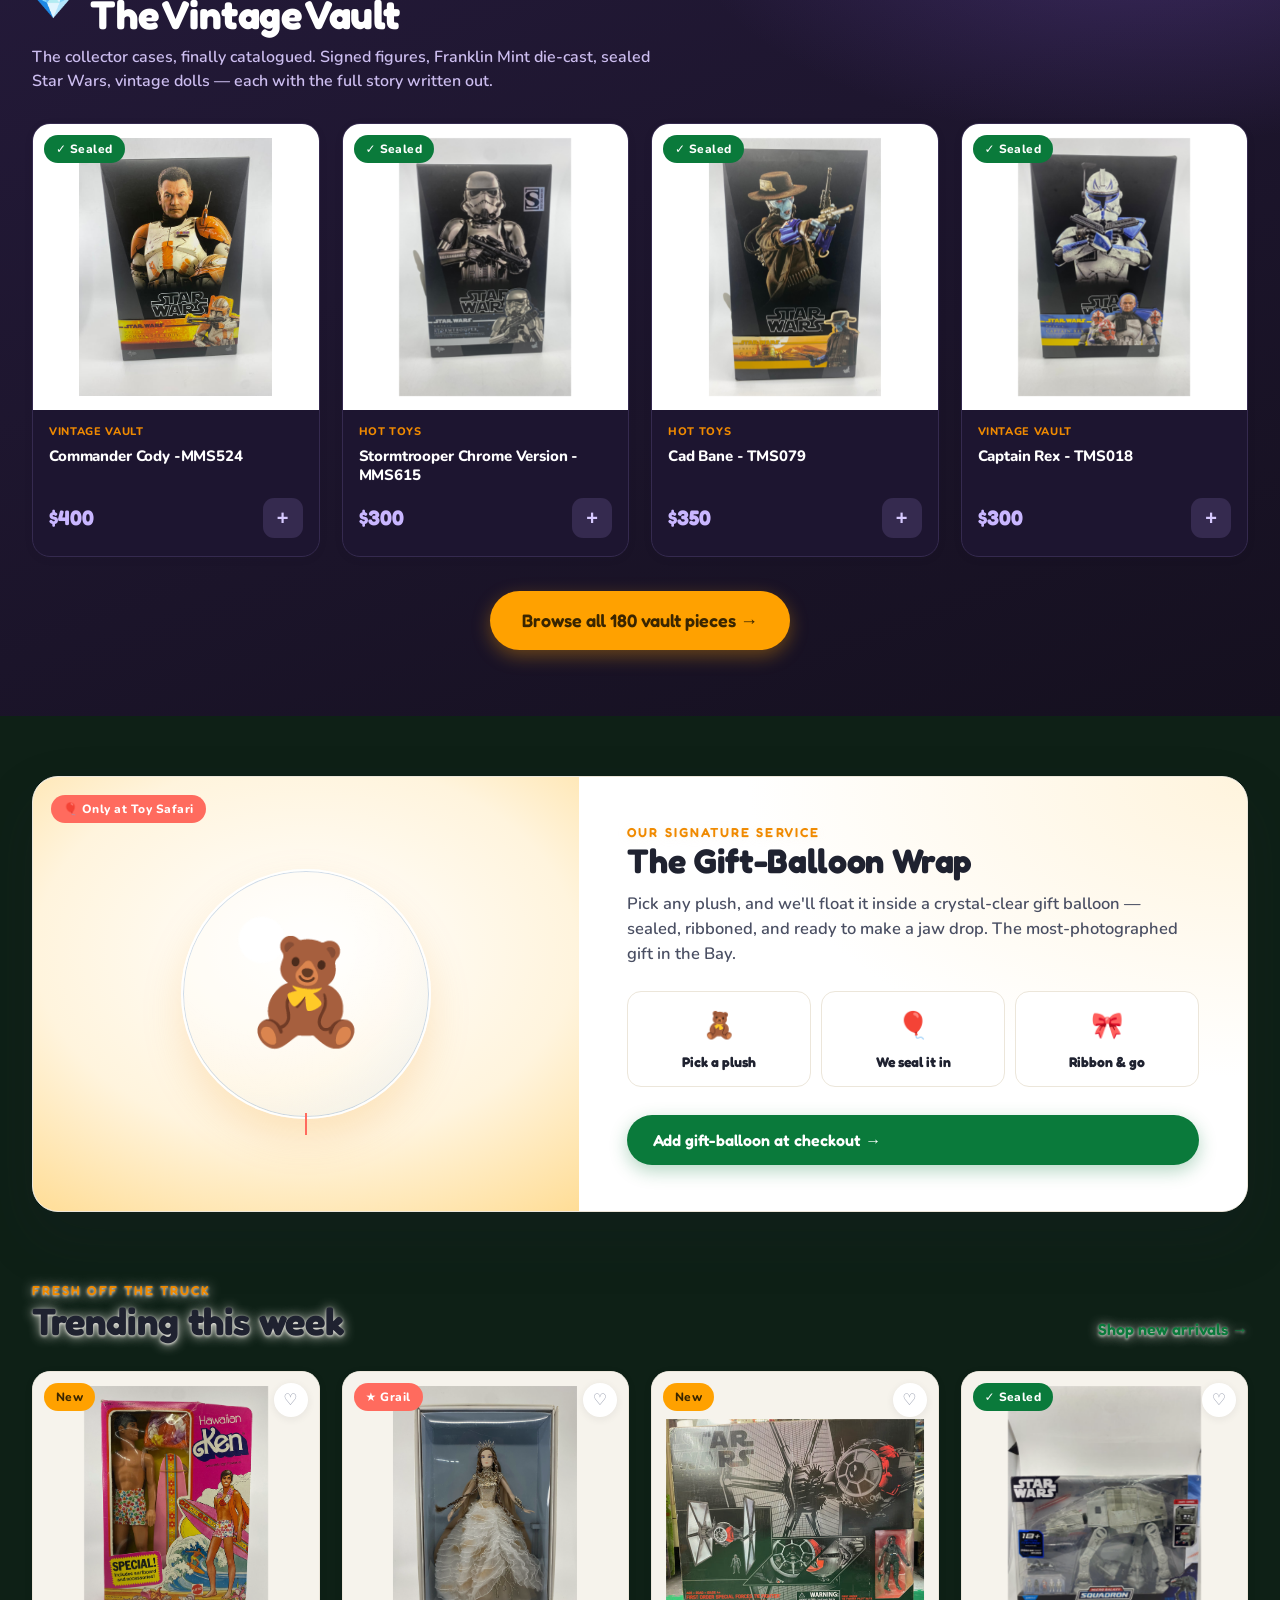
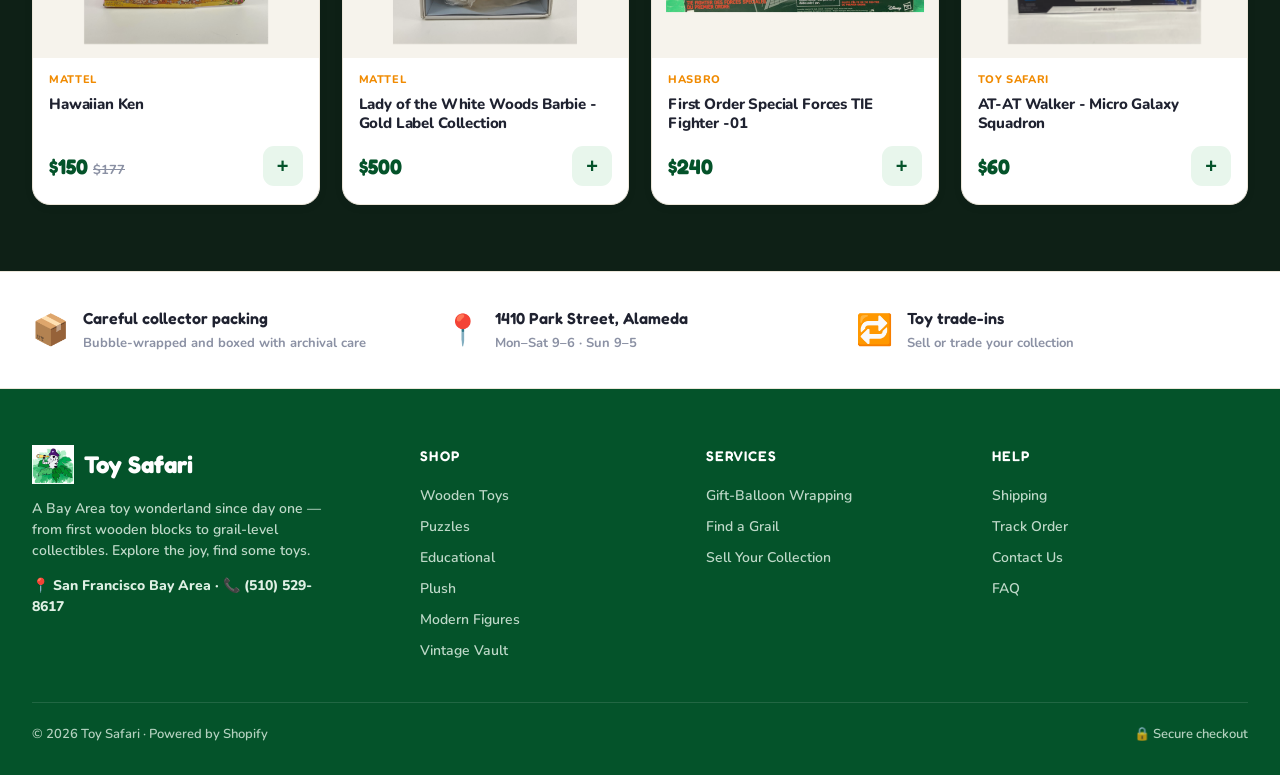
<file: index-mega.html>
<!doctype html><html lang="en"><head><meta charset="utf-8">
<meta name="robots" content="noindex, nofollow">
<meta name="viewport" content="width=device-width,initial-scale=1,viewport-fit=cover">
<meta name="theme-color" content="#04532a">
<meta name="apple-mobile-web-app-capable" content="yes">
<meta name="apple-mobile-web-app-status-bar-style" content="black-translucent">
<meta name="apple-mobile-web-app-title" content="Toy Safari">
<title>Toy Safari — Explore the joy, find some toys</title>
<link rel="stylesheet" href="assets/css/safari.css"></head>
<body class="mega-open"><div class="concept-strip" role="note">Concept preview — not Toy Safari's live store. Prices, stock, product descriptions and some imagery are illustrative.</div><div class="promo">🎉 Now showing <b>the whole store online</b> — 14 toy habitats, not just the cases &nbsp;·&nbsp; <b>Gift-balloon wrapping</b> available</div>
<header class="hdr">
  <div class="wrap"><div class="hdr-row">
    <a class="brand" href="index.html"><img src="assets/img/zebra.png" alt="Toy Safari">
      <div class="name">Toy Safari<span>Explore the joy</span></div></a>
    <div class="search-bar"><svg width="18" height="18" viewBox="0 0 24 24" fill="none" stroke="currentColor" stroke-width="2.4"><circle cx="11" cy="11" r="7"/><path d="m21 21-4-4"/></svg>
      Search by character, franchise, age, scale… <span class="k">⌘K</span></div>
    <div class="hdr-actions">
      <div class="ic"><svg width="22" height="22" viewBox="0 0 24 24" fill="none" stroke="currentColor" stroke-width="2"><path d="M19 21l-7-4-7 4V5a2 2 0 0 1 2-2h10a2 2 0 0 1 2 2z"/></svg>Wishlist</div>
      <div class="ic"><svg width="22" height="22" viewBox="0 0 24 24" fill="none" stroke="currentColor" stroke-width="2"><circle cx="12" cy="8" r="4"/><path d="M4 21a8 8 0 0 1 16 0"/></svg>Account</div>
      <div class="ic cart-dot"><svg width="22" height="22" viewBox="0 0 24 24" fill="none" stroke="currentColor" stroke-width="2"><circle cx="9" cy="21" r="1.6"/><circle cx="19" cy="21" r="1.6"/><path d="M2 3h3l2.6 13h11l2.4-8H6"/></svg>Cart<b>3</b></div>
    </div>
  </div></div>
  <div class="nav"><div class="wrap"><div class="nav-row">
    <a class="all" href="#">☰ All Habitats</a>
    <a href="category.html">Wooden</a>
    <a href="category.html">Educational</a>
    <a href="category.html">Puzzles</a>
    <a href="category.html">Baby</a>
    <a href="category.html">Plush</a>
    <a href="category.html">Figures</a>
    <a href="category.html">Games</a>
    <a class="vault" href="category.html">💎 Vintage Vault</a>
    <a href="category-learn.html">✨ New Arrivals</a>
    <span class="sep"></span>
    <a class="ann" href="#">🎈 Gift-Balloon Service</a>
  </div></div></div>
  <div class="mega"><div class="wrap"><div class="mega-inner"><div class="mega-col"><h5>🪵 Wooden &amp; Montessori</h5><a href="category.html">Wooden Trains <span class=tag>NEW</span></a><a href="category.html">Building Blocks</a><a href="category.html">Stacking &amp; Sorting</a><a href="category.html">Pull-Along Toys</a><a href="category.html">Play Kitchens</a></div><div class="mega-col"><h5>🧠 Learn &amp; Grow</h5><a href="category.html">STEM &amp; Science <span class=tag>NEW</span></a><a href="category.html">Lakeshore Learning</a><a href="category.html">Fat Brain Toy Co</a><a href="category.html">Sensory &amp; Fidget</a><a href="category.html">Flash Cards</a></div><div class="mega-col"><h5>🧩 Puzzles &amp; Games</h5><a href="category.html">Ravensburger <span class=tag>NEW</span></a><a href="category.html">Character Puzzles</a><a href="category.html">Floor Puzzles</a><a href="category.html">Board Games</a><a href="category.html">Party &amp; Favors</a></div><div class="mega-col"><h5>🦸 Figures &amp; Collect</h5><a href="category.html">Marvel Legends <span class=tag>NEW</span></a><a href="category.html">DC Multiverse</a><a href="category.html">Funko Pop!</a><a href="category.html">Star Wars <span class=tag>HOT</span></a><a href="category.html">Transformers</a></div>
      <div class="mega-feat"><h5>💎 Vintage Vault</h5><p>Locked-case collectibles — signed figures, Franklin Mint die-cast, vintage Star Wars.</p>
      <a class="btn btn-amber" href="category.html" style="font-size:13px;padding:9px 16px">Enter the Vault →</a></div>
    </div></div></div>
</header>
<section class="hero">
  <div class="wrap"><div class="hero-grid">
    <div class="hero-copy">
      <span class="eyebrow">🦓 Your Bay Area toy wonderland</span>
      <h1>Explore the joy,<br><em>find some toys.</em></h1>
      <p class="sub">From baby's first wooden blocks to grail-level collectibles — the whole store, finally online. Fourteen toy habitats. One safari.</p>
      <span class="tag">🔭 14 habitats · 1 little zebra to guide you</span>
      <div class="hero-cta">
        <a class="btn btn-green btn-lg" href="category.html">Start exploring →</a>
        <a class="btn btn-ghost btn-lg" href="category.html">💎 Enter the Vintage Vault</a>
      </div>
    </div>
    <div class="hero-art">
      <div class="hero-card">
        <img class="hero-zebra" src="assets/img/zebra.png" alt="Toy Safari explorer zebra">
        <div class="float" style="top:8%;left:-26px">🧩 <span>Puzzles wall</span></div>
        <div class="float" style="top:42%;right:-30px">🦸 <span>Marvel Legends</span></div>
        <div class="float" style="bottom:6%;left:6%">🪵 <span>Wooden trains</span></div>
        <div class="float" style="bottom:30%;right:-22px;background:var(--purple);color:#fff">💎 <span>Signed grails</span></div>
      </div>
    </div>
  </div></div>
</section>

<section class="sec">
  <div class="wrap">
    <div class="sec-head"><div>
      <span class="eyebrow">The whole store, mapped</span>
      <h2>Shop by habitat</h2>
      <p>Our shelves hold far more than the display cases. Every aisle of the real store now has a home online.</p>
    </div><a class="link" href="#">See all 14 →</a></div>
    <div class="habitats"><a class="hab" href="category-learn.html">
        <div class="hab-art" aria-hidden="true">🪵</div>
        <div class="ov"></div><span class="pill new">In-store now</span>
        <div class="lab"><div class="e">🪵</div><h4>Wooden Toys</h4><span>Trains, blocks, Montessori</span></div></a><a class="hab" href="category-learn.html">
        <div class="hab-art" aria-hidden="true">🚂</div>
        <div class="ov"></div><span class="pill new">In-store now</span>
        <div class="lab"><div class="e">🚂</div><h4>Wooden Railway</h4><span>BRIO-style train sets</span></div></a><a class="hab" href="category-learn.html">
        <div class="hab-art" aria-hidden="true">🧠</div>
        <div class="ov"></div><span class="pill new">In-store now</span>
        <div class="lab"><div class="e">🧠</div><h4>Educational &amp; STEM</h4><span>Lakeshore · Fat Brain</span></div></a><a class="hab" href="category-learn.html">
        <div class="hab-art" aria-hidden="true">🍼</div>
        <div class="ov"></div><span class="pill new">In-store now</span>
        <div class="lab"><div class="e">🍼</div><h4>Baby &amp; Toddler</h4><span>Little People · sensory</span></div></a><a class="hab" href="category.html">
        <div class="hab-art" aria-hidden="true">🧩</div>
        <div class="ov"></div><span class="pill new">In-store now</span>
        <div class="lab"><div class="e">🧩</div><h4>Puzzles</h4><span>Ravensburger · character</span></div></a><a class="hab" href="category.html">
        <div class="hab-art" aria-hidden="true">🧸</div>
        <div class="ov"></div><span class="pill new">In-store now</span>
        <div class="lab"><div class="e">🧸</div><h4>Plush &amp; Stuffed</h4><span>Unicorns to SpongeBob</span></div></a><a class="hab" href="category.html">
        <div class="hab-art" aria-hidden="true">🏖️</div>
        <div class="ov"></div><span class="pill new">In-store now</span>
        <div class="lab"><div class="e">🏖️</div><h4>Bath, Water &amp; Beach</h4><span>Dimpl · sand &amp; summer</span></div></a><a class="hab" href="category-learn.html">
        <div class="hab-art" aria-hidden="true">🎭</div>
        <div class="ov"></div><span class="pill new">In-store now</span>
        <div class="lab"><div class="e">🎭</div><h4>Pretend &amp; Dress-Up</h4><span>Kitchens · costumes</span></div></a><a class="hab" href="category.html">
        <div class="hab-art" aria-hidden="true">🦸</div>
        <div class="ov"></div><span class="pill new">In-store now</span>
        <div class="lab"><div class="e">🦸</div><h4>Modern Figures</h4><span>Marvel Legends · DC</span></div></a><a class="hab" href="category-learn.html">
        <div class="hab-art" aria-hidden="true">📚</div>
        <div class="ov"></div><span class="pill new">In-store now</span>
        <div class="lab"><div class="e">📚</div><h4>Children&#x27;s Books</h4><span>Picture books &amp; readers</span></div></a><a class="hab" href="category.html">
        <div class="hab-art" aria-hidden="true">🏎️</div>
        <div class="ov"></div><span class="pill new">In-store now</span>
        <div class="lab"><div class="e">🏎️</div><h4>Die-Cast Sets</h4><span>Hot Wheels · Tailgate Trio</span></div></a><a class="hab" href="category.html">
        <div class="hab-art" aria-hidden="true">🃏</div>
        <div class="ov"></div><span class="pill new">In-store now</span>
        <div class="lab"><div class="e">🃏</div><h4>Trading Cards</h4><span>Pokémon · sports · TCG</span></div></a><a class="hab" href="category-learn.html">
        <div class="hab-art" aria-hidden="true">🎲</div>
        <div class="ov"></div><span class="pill new">In-store now</span>
        <div class="lab"><div class="e">🎲</div><h4>Games &amp; Party</h4><span>Board games · favors</span></div></a><a class="hab" href="category.html">
        <div class="hab-art" aria-hidden="true">💎</div>
        <div class="ov"></div><span class="pill vlt">Collector</span>
        <div class="lab"><div class="e">💎</div><h4>Vintage Vault</h4><span>Collector cases · signed</span></div></a><a class="hab" href="category.html">
        <div class="hab-art" aria-hidden="true">🎈</div>
        <div class="ov"></div><span class="pill new">In-store now</span>
        <div class="lab"><div class="e">🎈</div><h4>Gift-Balloon Service</h4><span>Plush sealed in a balloon</span></div></a></div>
  </div>
</section>

<section class="sec" style="padding-top:0">
  <div class="wrap">
    <div class="sec-head"><div><span class="eyebrow">✨ Freshly catalogued by AI</span><h2>Now online — straight from our shelves</h2>
      <p>Hundreds of in-store toys are going live with full descriptions and specs, generated from a single photo of each shelf.</p>
    </div><a class="link" href="category-learn.html">Shop new arrivals →</a></div>
    <div class="grid"><a class="card" href="product-new.html?p=pizza">
  <div class="ph"><img src="assets/img/stock/pizza.jpg" alt="Pretendables Backyard Pizza Oven Set">
    <div class="badges"><span class="pill" style="background:var(--blue-soft);color:var(--blue-deep)">Pretend Play</span></div><span class="ai-chip">✨ AI listing</span>
    <div class="heart">♡</div></div>
  <div class="body">
    <div class="brand-line">Fat Brain Toy Co.</div>
    <h3>Pretendables Backyard Pizza Oven Set</h3>
    <div class="foot"><div class="price">$54.99</div><button class="add">+</button></div>
  </div></a><a class="card" href="product-new.html?p=maglev">
  <div class="ph"><img src="assets/img/stock/maglev.jpg" alt="KidzLabs Anti-Gravity Maglev Science Kit">
    <div class="badges"><span class="pill" style="background:var(--blue-soft);color:var(--blue-deep)">Educational &amp; STEM</span></div><span class="ai-chip">✨ AI listing</span>
    <div class="heart">♡</div></div>
  <div class="body">
    <div class="brand-line">4M · KidzLabs</div>
    <h3>KidzLabs Anti-Gravity Maglev Science Kit</h3>
    <div class="foot"><div class="price">$19.99</div><button class="add">+</button></div>
  </div></a><a class="card" href="product-new.html?p=magnatiles">
  <div class="ph"><img src="assets/img/stock/magnatiles.jpg" alt="MAGNA-TILES Metropolis 110-Piece Set">
    <div class="badges"><span class="pill" style="background:var(--blue-soft);color:var(--blue-deep)">Building</span></div><span class="ai-chip">✨ AI listing</span>
    <div class="heart">♡</div></div>
  <div class="body">
    <div class="brand-line">MAGNA-TILES</div>
    <h3>MAGNA-TILES Metropolis 110-Piece Set</h3>
    <div class="foot"><div class="price">$129.99</div><button class="add">+</button></div>
  </div></a><a class="card" href="product-new.html?p=cashregister">
  <div class="ph"><img src="assets/img/stock/cashregister.jpg" alt="Pretend &amp; Play Calculator Cash Register (Pink)">
    <div class="badges"><span class="pill" style="background:var(--blue-soft);color:var(--blue-deep)">Pretend Play</span></div><span class="ai-chip">✨ AI listing</span>
    <div class="heart">♡</div></div>
  <div class="body">
    <div class="brand-line">Learning Resources</div>
    <h3>Pretend &amp; Play Calculator Cash Register (Pink)</h3>
    <div class="foot"><div class="price">$34.99</div><button class="add">+</button></div>
  </div></a></div>
    <a class="ai-banner" href="ai-studio.html">
      <div class="aib-l"><span class="aib-emoji">📸</span><div><b>See how we did it — shelf photo → finished listing</b>
        <span>Our AI catalog studio identifies each product, finds the official photo + specs, and writes the page.</span></div></div>
      <span class="aib-cta">Watch the pipeline →</span>
    </a>
  </div>
</section>

<section class="vault-band sec">
  <div class="wrap">
    <div class="vault-head"><span class="gem">💎</span><div>
      <span class="eyebrow" style="color:#e9b3ff">Behind the locked glass</span>
      <h2>The Vintage Vault</h2></div></div>
    <p class="vsub">The collector cases, finally catalogued. Signed figures, Franklin Mint die-cast, sealed Star Wars, vintage dolls — each with the full story written out.</p>
    <div class="grid" style="margin-top:30px"><a class="card" href="product.html">
  <div class="ph"><img src="assets/img/products/60beb1449034e0.jpg" alt="Commander Cody -MMS524">
    <div class="badges"><span class="pill b-seal">✓ Sealed</span></div></div>
  <div class="body">
    <div class="brand-line">Vintage Vault</div>
    <h3>Commander Cody -MMS524</h3>
    <div class="foot"><div class="price">$400</div><button class="add">+</button></div>
  </div></a><a class="card" href="product.html">
  <div class="ph"><img src="assets/img/products/8508853d335a9d.jpg" alt="Stormtrooper Chrome Version - MMS615">
    <div class="badges"><span class="pill b-seal">✓ Sealed</span></div></div>
  <div class="body">
    <div class="brand-line">Hot Toys</div>
    <h3>Stormtrooper Chrome Version - MMS615</h3>
    <div class="foot"><div class="price">$300</div><button class="add">+</button></div>
  </div></a><a class="card" href="product.html">
  <div class="ph"><img src="assets/img/products/1c2c57e0a02935.jpg" alt="Cad Bane - TMS079">
    <div class="badges"><span class="pill b-seal">✓ Sealed</span></div></div>
  <div class="body">
    <div class="brand-line">Hot Toys</div>
    <h3>Cad Bane - TMS079</h3>
    <div class="foot"><div class="price">$350</div><button class="add">+</button></div>
  </div></a><a class="card" href="product.html">
  <div class="ph"><img src="assets/img/products/b2600d1cba7292.jpg" alt="Captain Rex - TMS018">
    <div class="badges"><span class="pill b-seal">✓ Sealed</span></div></div>
  <div class="body">
    <div class="brand-line">Vintage Vault</div>
    <h3>Captain Rex - TMS018</h3>
    <div class="foot"><div class="price">$300</div><button class="add">+</button></div>
  </div></a></div>
    <div style="text-align:center;margin-top:34px"><a class="btn btn-amber btn-lg" href="category.html">Browse all 180 vault pieces →</a></div>
  </div>
</section>

<section class="sec" style="padding-top:60px">
  <div class="wrap">
    <div class="balloon">
      <div class="pic"><div class="balloon-art" aria-hidden="true"><span class="bal"><span>🧸</span></span></div>
        <span class="pill rib">🎈 Only at Toy Safari</span></div>
      <div class="txt">
        <span class="eyebrow">Our signature service</span>
        <h2>The Gift-Balloon Wrap</h2>
        <p>Pick any plush, and we'll float it inside a crystal-clear gift balloon — sealed, ribboned, and ready to make a jaw drop. The most-photographed gift in the Bay.</p>
        <div class="steps">
          <div class="step"><div class="e">🧸</div><b>Pick a plush</b></div>
          <div class="step"><div class="e">🎈</div><b>We seal it in</b></div>
          <div class="step"><div class="e">🎀</div><b>Ribbon & go</b></div>
        </div>
        <a class="btn btn-green" href="#">Add gift-balloon at checkout →</a>
      </div>
    </div>
  </div>
</section>

<section class="sec" style="padding-top:0">
  <div class="wrap">
    <div class="sec-head"><div><span class="eyebrow">Fresh off the truck</span><h2>Trending this week</h2></div>
      <a class="link" href="category.html">Shop new arrivals →</a></div>
    <div class="grid"><a class="card" href="product.html">
  <div class="ph"><img src="assets/img/products/323dc8bf136323.jpg" alt="Hawaiian Ken" loading="eager">
    <div class="badges"><span class="pill b-new">New</span></div>
    <div class="heart">♡</div></div>
  <div class="body">
    <div class="brand-line">Mattel</div>
    <h3>Hawaiian Ken</h3>
    <div class="foot"><div class="price">$150<s>$177</s></div><button class="add">+</button></div>
  </div></a><a class="card" href="product.html">
  <div class="ph"><img src="assets/img/products/8d41a2e0ba7d45.jpg" alt="Lady of the White Woods Barbie - Gold Label Collection" loading="eager">
    <div class="badges"><span class="pill b-rare">★ Grail</span></div>
    <div class="heart">♡</div></div>
  <div class="body">
    <div class="brand-line">Mattel</div>
    <h3>Lady of the White Woods Barbie - Gold Label Collection</h3>
    <div class="foot"><div class="price">$500</div><button class="add">+</button></div>
  </div></a><a class="card" href="product.html">
  <div class="ph"><img src="assets/img/products/cca737f421800c.jpg" alt="First Order Special Forces TIE Fighter -01" loading="eager">
    <div class="badges"><span class="pill b-new">New</span></div>
    <div class="heart">♡</div></div>
  <div class="body">
    <div class="brand-line">Hasbro</div>
    <h3>First Order Special Forces TIE Fighter -01</h3>
    <div class="foot"><div class="price">$240</div><button class="add">+</button></div>
  </div></a><a class="card" href="product.html">
  <div class="ph"><img src="assets/img/products/8af839d1a062a3.jpg" alt="AT-AT Walker - Micro Galaxy Squadron" loading="eager">
    <div class="badges"><span class="pill b-seal">✓ Sealed</span></div>
    <div class="heart">♡</div></div>
  <div class="body">
    <div class="brand-line">Toy Safari</div>
    <h3>AT-AT Walker - Micro Galaxy Squadron</h3>
    <div class="foot"><div class="price">$60</div><button class="add">+</button></div>
  </div></a></div>
  </div>
</section>

<section class="trust"><div class="wrap"><div class="trust-row">
  <div class="t"><span class="e">📦</span><div><b>Careful collector packing</b><span>Bubble-wrapped and boxed with archival care</span></div></div>
  <div class="t"><span class="e">📍</span><div><b>1410 Park Street, Alameda</b><span>Mon–Sat 9–6 · Sun 9–5</span></div></div>
  <div class="t"><span class="e">🔁</span><div><b>Toy trade-ins</b><span>Sell or trade your collection</span></div></div>
</div></div></section>

<footer class="ft"><div class="wrap">
      <div class="ft-grid">
        <div><div class="name"><img src="assets/img/zebra.png">Toy Safari</div>
          <p>A Bay Area toy wonderland since day one — from first wooden blocks to grail-level collectibles. Explore the joy, find some toys.</p>
          <p style="opacity:1;font-weight:800;margin-top:14px">📍 San Francisco Bay Area · 📞 (510) 529-8617</p></div>
        <div><h6>Shop</h6><a href="#">Wooden Toys</a><a href="#">Puzzles</a><a href="#">Educational</a><a href="#">Plush</a><a href="#">Modern Figures</a><a href="#">Vintage Vault</a></div><div><h6>Services</h6><a href="#">Gift-Balloon Wrapping</a><a href="#">Find a Grail</a><a href="#">Sell Your Collection</a></div><div><h6>Help</h6><a href="#">Shipping</a><a href="#">Track Order</a><a href="#">Contact Us</a><a href="#">FAQ</a></div>
      </div>
      <div class="ft-bot"><span>© 2026 Toy Safari · Powered by Shopify</span>
        <span>🔒 Secure checkout</span></div>
    </div></footer><nav class="tabbar"><a class="tab on" href="index.html"><span class="ti">
        <svg viewBox="0 0 24 24" fill="none" stroke="currentColor" stroke-width="2" stroke-linecap="round" stroke-linejoin="round"><path d="M3 11.5 12 4l9 7.5"/><path d="M5 10v9h14v-9"/></svg></span>Home</a><a class="tab " href="category.html"><span class="ti">
        <svg viewBox="0 0 24 24" fill="none" stroke="currentColor" stroke-width="2" stroke-linecap="round" stroke-linejoin="round"><path d="M4 7h16l-1.2 12.5a1 1 0 0 1-1 .9H6.2a1 1 0 0 1-1-.9z"/><path d="M8.5 7a3.5 3.5 0 0 1 7 0"/></svg></span>Shop</a><a class="tab " href="index-search.html"><span class="ti">
        <svg viewBox="0 0 24 24" fill="none" stroke="currentColor" stroke-width="2" stroke-linecap="round" stroke-linejoin="round"><circle cx="11" cy="11" r="7"/><path d="m21 21-4-4"/></svg></span>Search</a><a class="tab " href="#"><span class="ti">
        <svg viewBox="0 0 24 24" fill="none" stroke="currentColor" stroke-width="2" stroke-linecap="round" stroke-linejoin="round"><path d="M19 21l-7-4-7 4V5a2 2 0 0 1 2-2h10a2 2 0 0 1 2 2z"/></svg></span>Saved</a><a class="tab " href="#"><span class="ti">
        <svg viewBox="0 0 24 24" fill="none" stroke="currentColor" stroke-width="2" stroke-linecap="round" stroke-linejoin="round"><circle cx="9" cy="21" r="1.6"/><circle cx="19" cy="21" r="1.6"/><path d="M2 3h3l2.6 13h11l2.4-8H6"/></svg><b class="tbadge">3</b></span>Cart</a></nav><script src="assets/js/forest.js" defer></script>
</body></html>
</file>
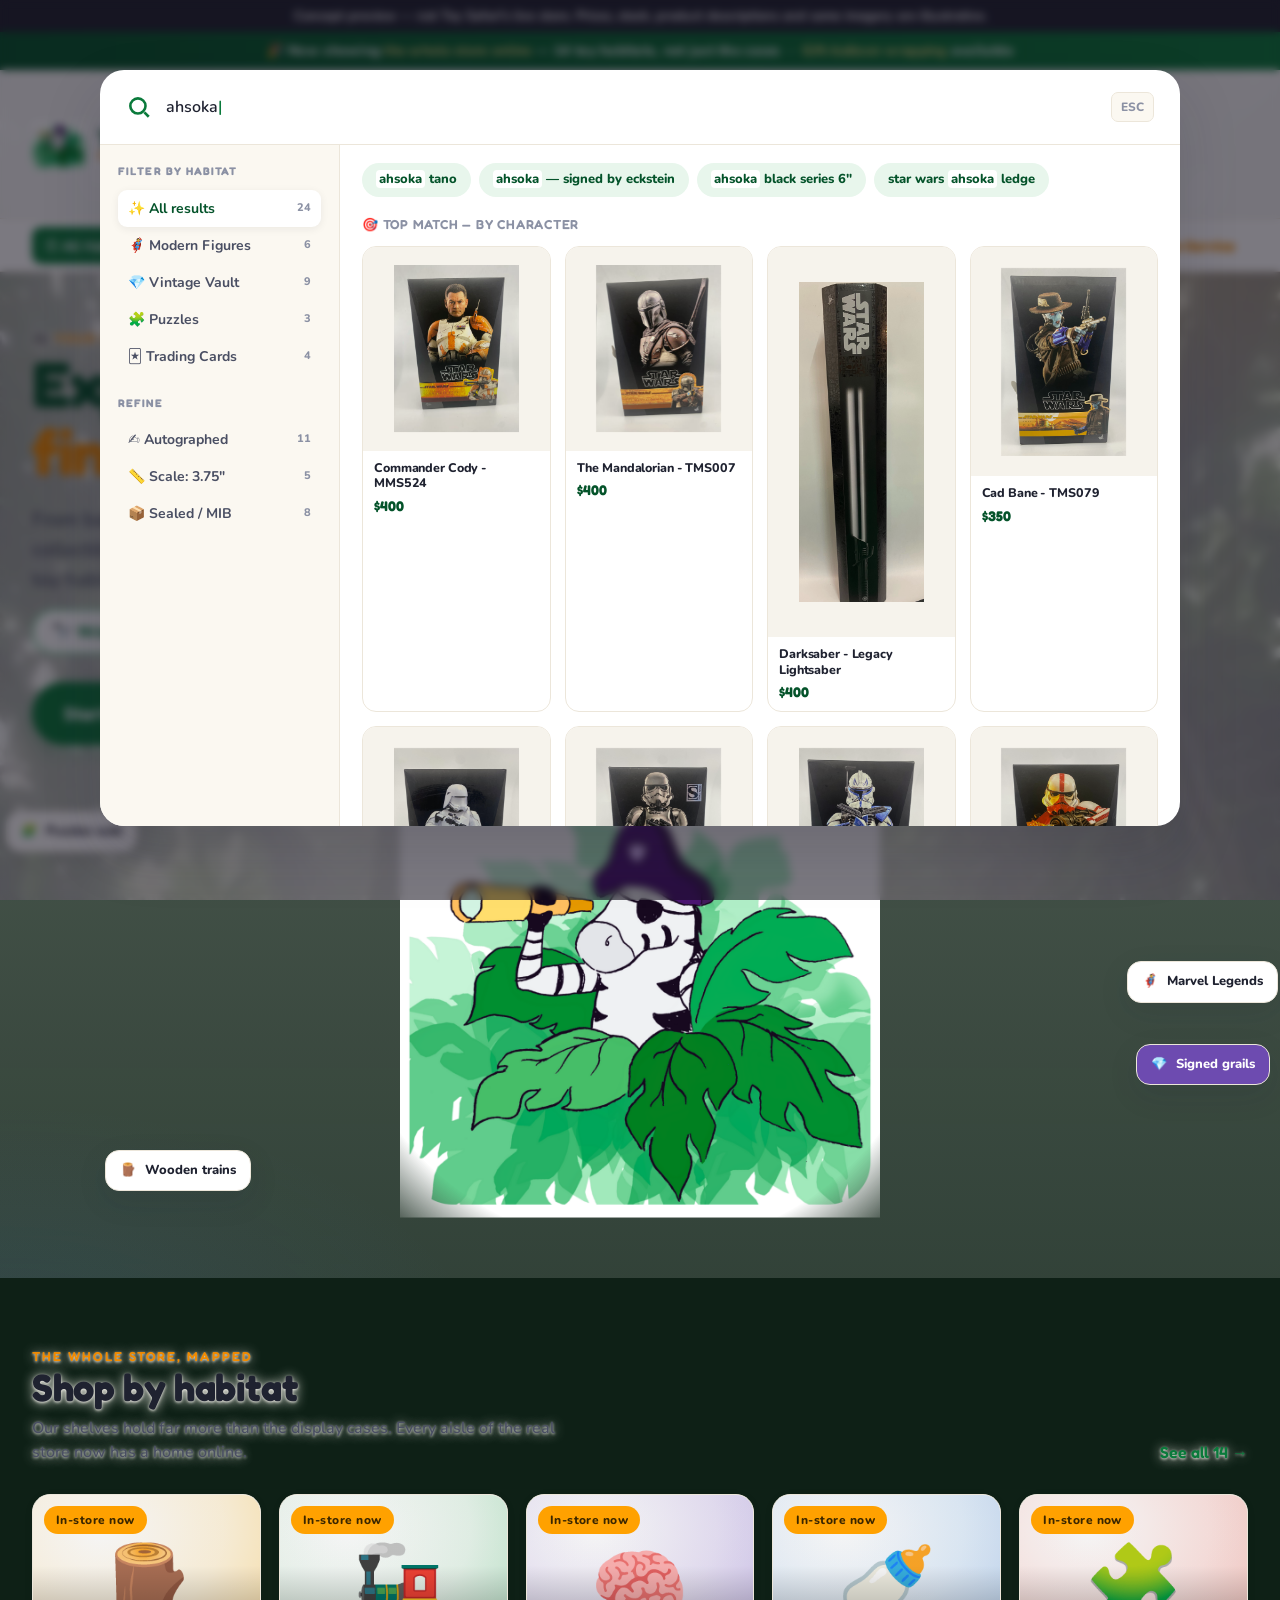
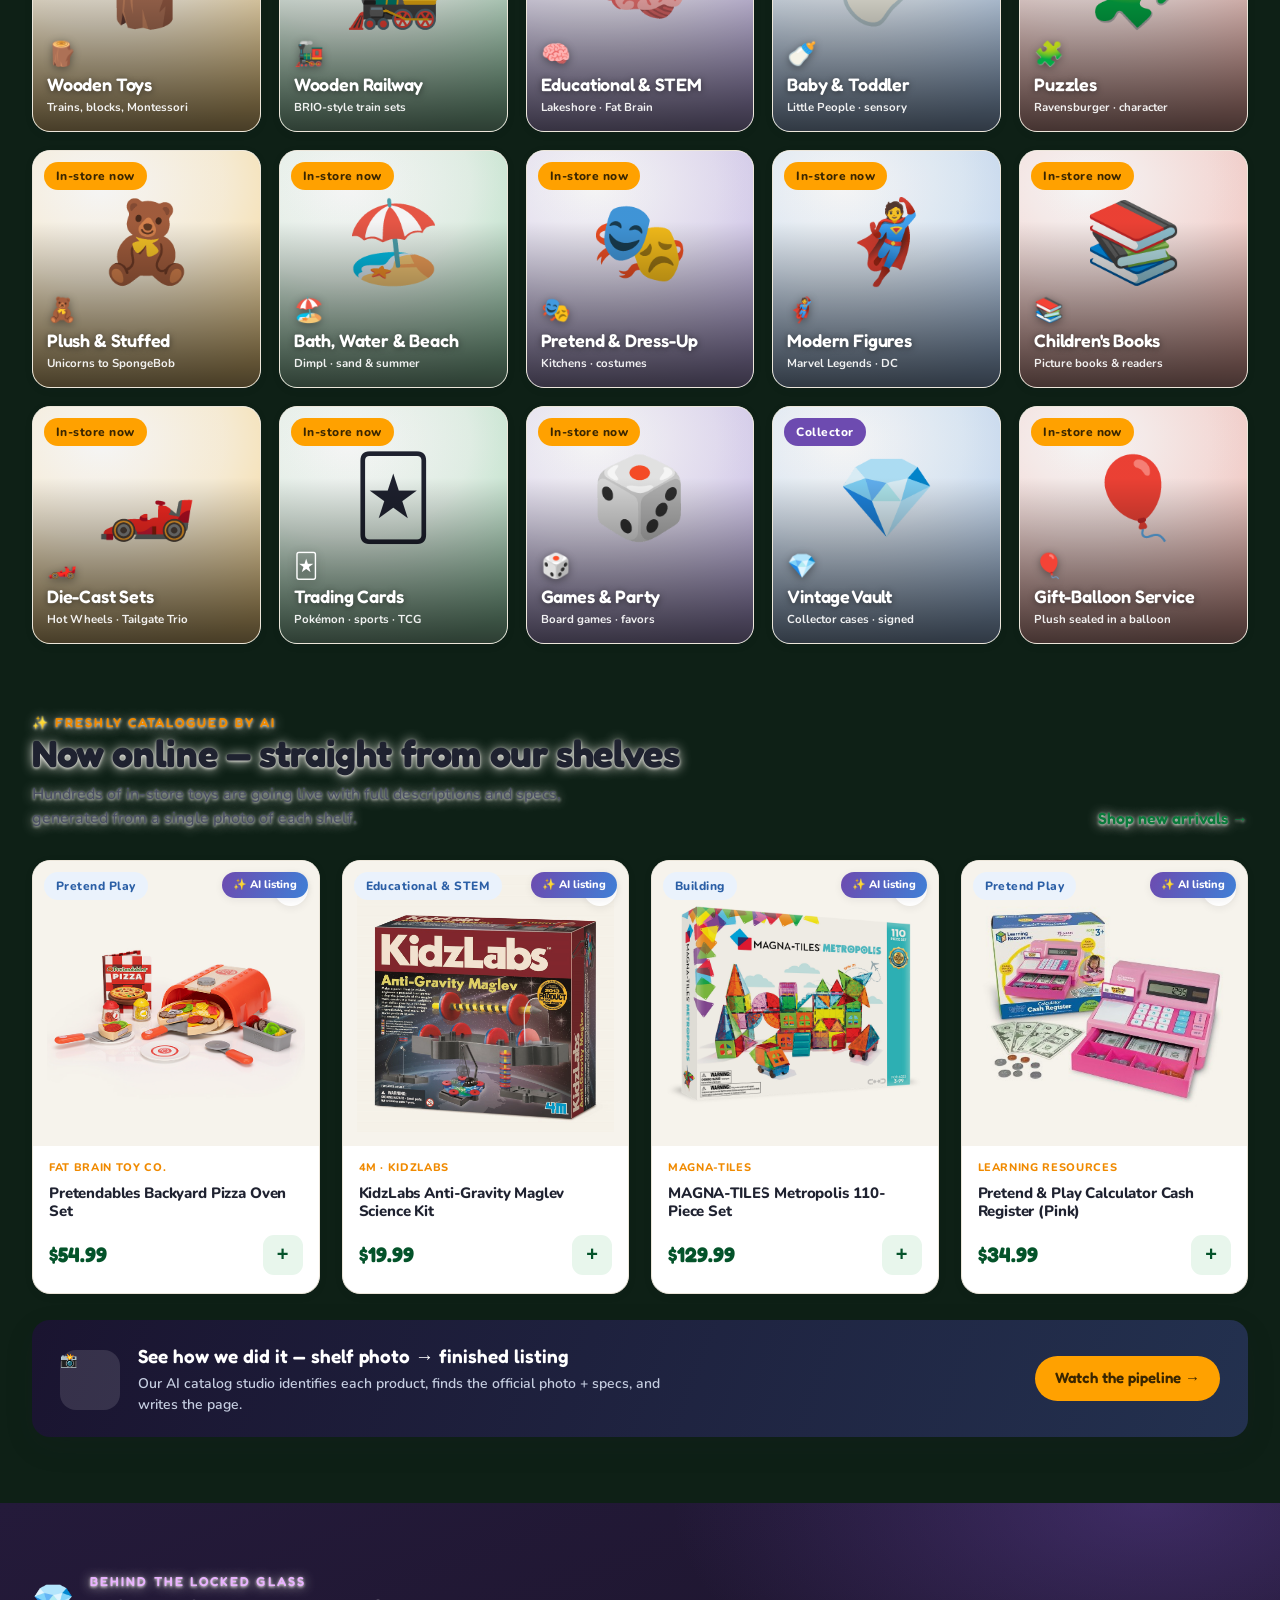
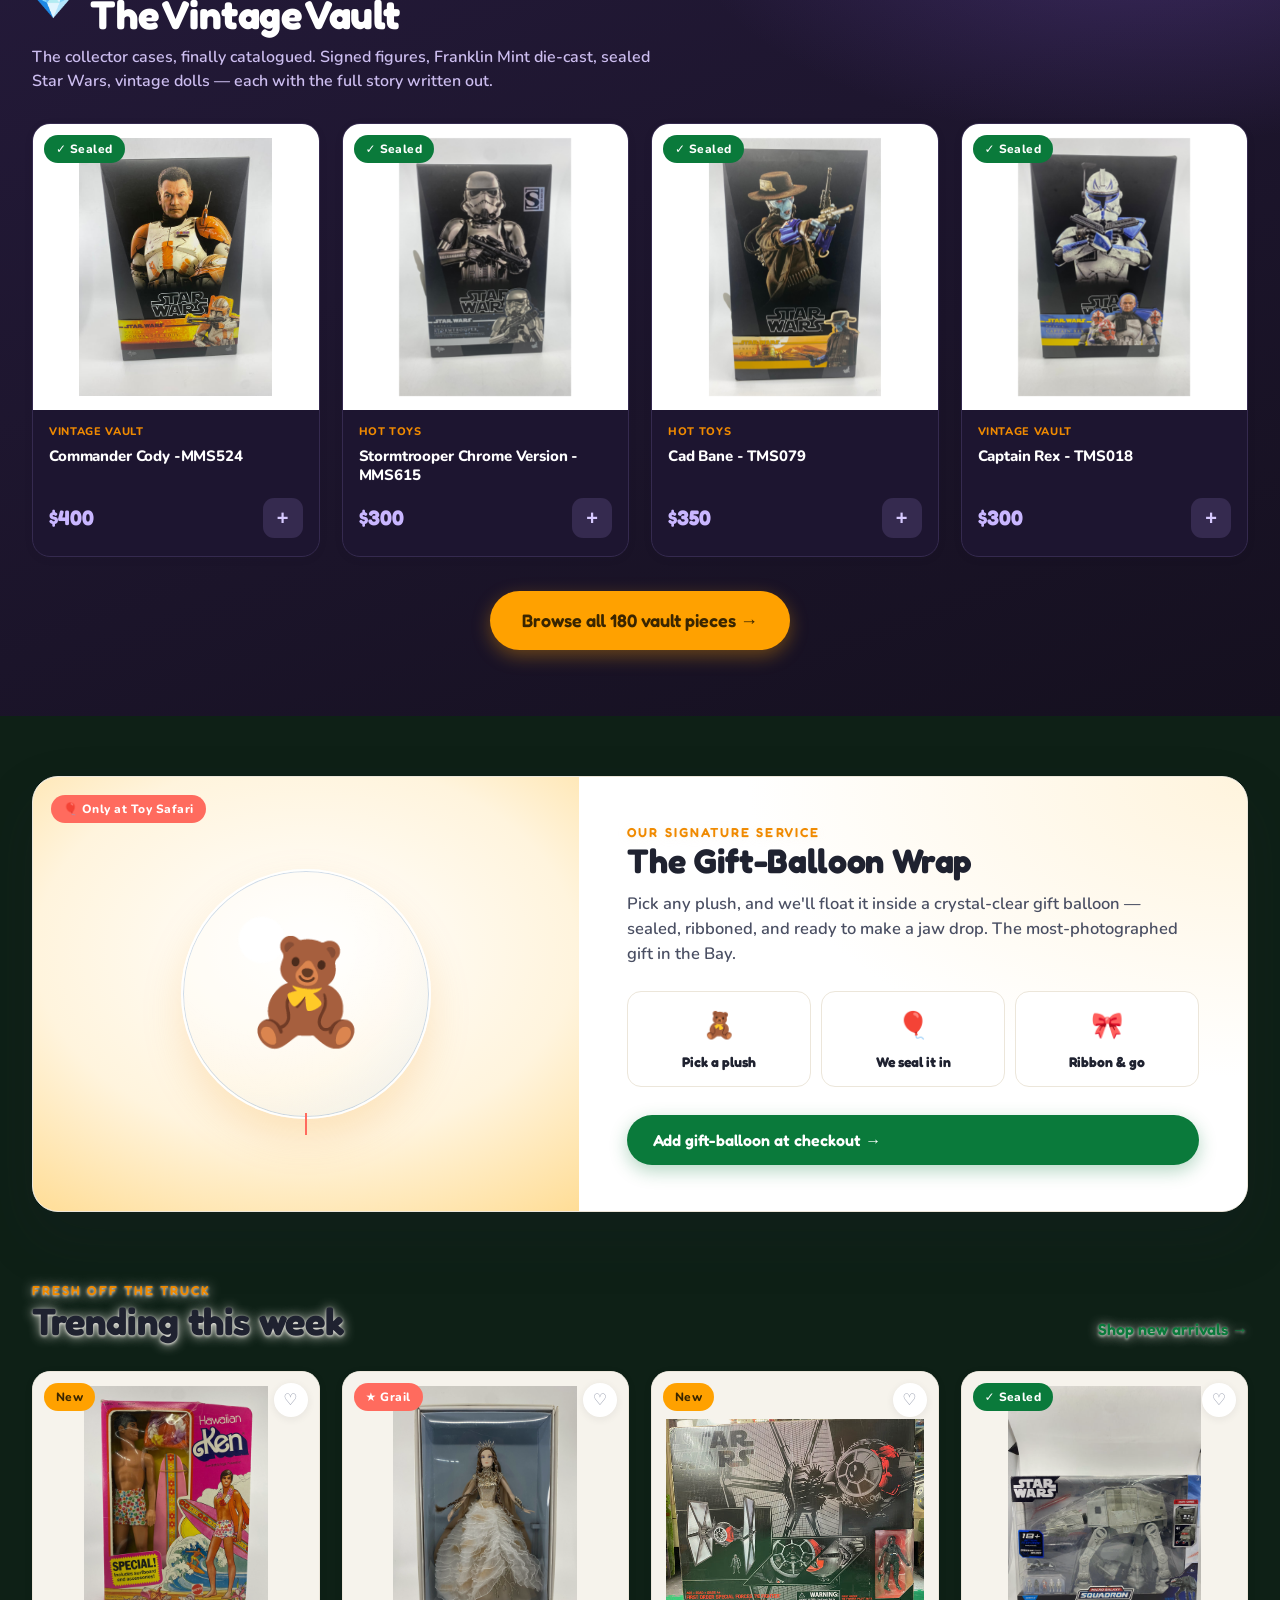
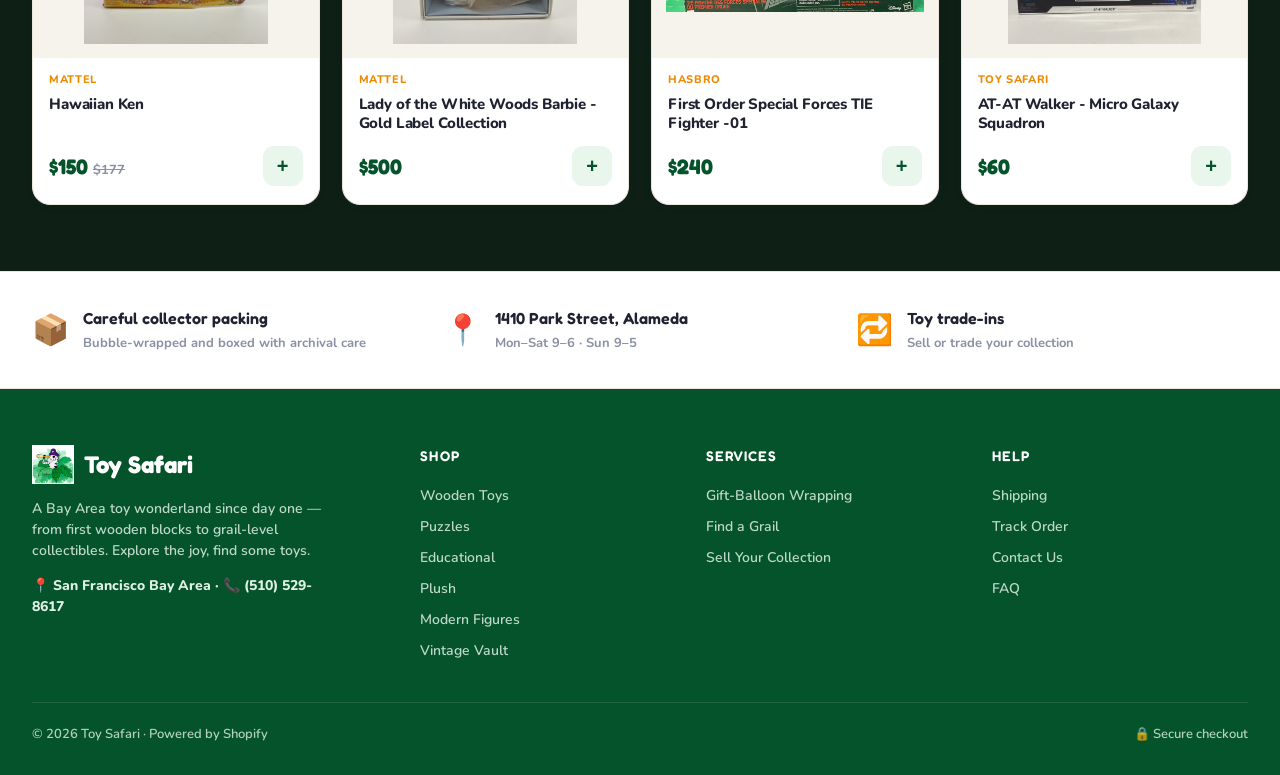
<file: index-search.html>
<!doctype html><html lang="en"><head><meta charset="utf-8">
<meta name="robots" content="noindex, nofollow">
<meta name="viewport" content="width=device-width,initial-scale=1,viewport-fit=cover">
<meta name="theme-color" content="#04532a">
<meta name="apple-mobile-web-app-capable" content="yes">
<meta name="apple-mobile-web-app-status-bar-style" content="black-translucent">
<meta name="apple-mobile-web-app-title" content="Toy Safari">
<title>Toy Safari — Explore the joy, find some toys</title>
<link rel="stylesheet" href="assets/css/safari.css"></head>
<body class="searching"><div class="concept-strip" role="note">Concept preview — not Toy Safari's live store. Prices, stock, product descriptions and some imagery are illustrative.</div><div class="promo">🎉 Now showing <b>the whole store online</b> — 14 toy habitats, not just the cases &nbsp;·&nbsp; <b>Gift-balloon wrapping</b> available</div>
<header class="hdr">
  <div class="wrap"><div class="hdr-row">
    <a class="brand" href="index.html"><img src="assets/img/zebra.png" alt="Toy Safari">
      <div class="name">Toy Safari<span>Explore the joy</span></div></a>
    <div class="search-bar"><svg width="18" height="18" viewBox="0 0 24 24" fill="none" stroke="currentColor" stroke-width="2.4"><circle cx="11" cy="11" r="7"/><path d="m21 21-4-4"/></svg>
      Search by character, franchise, age, scale… <span class="k">⌘K</span></div>
    <div class="hdr-actions">
      <div class="ic"><svg width="22" height="22" viewBox="0 0 24 24" fill="none" stroke="currentColor" stroke-width="2"><path d="M19 21l-7-4-7 4V5a2 2 0 0 1 2-2h10a2 2 0 0 1 2 2z"/></svg>Wishlist</div>
      <div class="ic"><svg width="22" height="22" viewBox="0 0 24 24" fill="none" stroke="currentColor" stroke-width="2"><circle cx="12" cy="8" r="4"/><path d="M4 21a8 8 0 0 1 16 0"/></svg>Account</div>
      <div class="ic cart-dot"><svg width="22" height="22" viewBox="0 0 24 24" fill="none" stroke="currentColor" stroke-width="2"><circle cx="9" cy="21" r="1.6"/><circle cx="19" cy="21" r="1.6"/><path d="M2 3h3l2.6 13h11l2.4-8H6"/></svg>Cart<b>3</b></div>
    </div>
  </div></div>
  <div class="nav"><div class="wrap"><div class="nav-row">
    <a class="all" href="#">☰ All Habitats</a>
    <a href="category.html">Wooden</a>
    <a href="category.html">Educational</a>
    <a href="category.html">Puzzles</a>
    <a href="category.html">Baby</a>
    <a href="category.html">Plush</a>
    <a href="category.html">Figures</a>
    <a href="category.html">Games</a>
    <a class="vault" href="category.html">💎 Vintage Vault</a>
    <a href="category-learn.html">✨ New Arrivals</a>
    <span class="sep"></span>
    <a class="ann" href="#">🎈 Gift-Balloon Service</a>
  </div></div></div>
  <div class="mega"><div class="wrap"><div class="mega-inner"><div class="mega-col"><h5>🪵 Wooden &amp; Montessori</h5><a href="category.html">Wooden Trains <span class=tag>NEW</span></a><a href="category.html">Building Blocks</a><a href="category.html">Stacking &amp; Sorting</a><a href="category.html">Pull-Along Toys</a><a href="category.html">Play Kitchens</a></div><div class="mega-col"><h5>🧠 Learn &amp; Grow</h5><a href="category.html">STEM &amp; Science <span class=tag>NEW</span></a><a href="category.html">Lakeshore Learning</a><a href="category.html">Fat Brain Toy Co</a><a href="category.html">Sensory &amp; Fidget</a><a href="category.html">Flash Cards</a></div><div class="mega-col"><h5>🧩 Puzzles &amp; Games</h5><a href="category.html">Ravensburger <span class=tag>NEW</span></a><a href="category.html">Character Puzzles</a><a href="category.html">Floor Puzzles</a><a href="category.html">Board Games</a><a href="category.html">Party &amp; Favors</a></div><div class="mega-col"><h5>🦸 Figures &amp; Collect</h5><a href="category.html">Marvel Legends <span class=tag>NEW</span></a><a href="category.html">DC Multiverse</a><a href="category.html">Funko Pop!</a><a href="category.html">Star Wars <span class=tag>HOT</span></a><a href="category.html">Transformers</a></div>
      <div class="mega-feat"><h5>💎 Vintage Vault</h5><p>Locked-case collectibles — signed figures, Franklin Mint die-cast, vintage Star Wars.</p>
      <a class="btn btn-amber" href="category.html" style="font-size:13px;padding:9px 16px">Enter the Vault →</a></div>
    </div></div></div>
</header><div class="scrim"><div class="search-modal">
      <div class="sm-input"><svg width="26" height="26" viewBox="0 0 24 24" fill="none" stroke="currentColor" stroke-width="2.4"><circle cx="11" cy="11" r="7"/><path d="m21 21-4-4"/></svg>
        <span class="cursor">ahsoka<span style="color:var(--green)">|</span></span><div style="flex:1"></div><span class="esc">ESC</span></div>
      <div class="sm-body">
        <div class="sm-side">
          <div class="sg"><h6>Filter by Habitat</h6>
            <a class="on">✨ All results <span class="ct">24</span></a>
            <a>🦸 Modern Figures <span class="ct">6</span></a>
            <a>💎 Vintage Vault <span class="ct">9</span></a>
            <a>🧩 Puzzles <span class="ct">3</span></a>
            <a>🃏 Trading Cards <span class="ct">4</span></a></div>
          <div class="sg"><h6>Refine</h6>
            <a>✍ Autographed <span class="ct">11</span></a>
            <a>📏 Scale: 3.75" <span class="ct">5</span></a>
            <a>📦 Sealed / MIB <span class="ct">8</span></a></div>
        </div>
        <div class="sm-results">
          <div class="sm-sugg"><a><span class="hl">ahsoka</span> tano</a><a><span class="hl">ahsoka</span> — signed by eckstein</a><a><span class="hl">ahsoka</span> black series 6"</a><a>star wars <span class="hl">ahsoka</span> ledge</a></div>
          <div class="sm-sec-lab">🎯 Top match — by character</div>
          <div class="sm-grid"><div class="sm-card"><div class="ph"><img src="assets/img/products/f80d27fcfd468c.jpg"></div>
          <div class="bd"><h4>Commander Cody -MMS524</h4><div class="pr">$400</div></div></div><div class="sm-card"><div class="ph"><img src="assets/img/products/6afbfaf92d6fac.jpg"></div>
          <div class="bd"><h4>The Mandalorian - TMS007</h4><div class="pr">$400</div></div></div><div class="sm-card"><div class="ph"><img src="assets/img/products/2a69337ed49a91.jpg"></div>
          <div class="bd"><h4>Darksaber - Legacy Lightsaber</h4><div class="pr">$400</div></div></div><div class="sm-card"><div class="ph"><img src="assets/img/products/81f2b2b821f260.jpg"></div>
          <div class="bd"><h4>Cad Bane - TMS079</h4><div class="pr">$350</div></div></div><div class="sm-card"><div class="ph"><img src="assets/img/products/9cbc4399483178.jpg"></div>
          <div class="bd"><h4>First Order Snowtrooper - MMS321</h4><div class="pr">$350</div></div></div><div class="sm-card"><div class="ph"><img src="assets/img/products/62c39c2f390dee.jpg"></div>
          <div class="bd"><h4>Stormtrooper Chrome Version - MMS615</h4><div class="pr">$300</div></div></div><div class="sm-card"><div class="ph"><img src="assets/img/products/5bf43ceb19c318.jpg"></div>
          <div class="bd"><h4>Captain Rex - TMS018</h4><div class="pr">$300</div></div></div><div class="sm-card"><div class="ph"><img src="assets/img/products/ca4eacc438b7b5.jpg"></div>
          <div class="bd"><h4>Incinerator Stormtrooper - TMS012</h4><div class="pr">$300</div></div></div></div>
          <div class="sm-sec-lab">📂 Also found in other habitats</div>
          <div class="sm-cat-row"><div class="sm-cat"><span class="e">🦸</span>Modern Figures<span class="ct">6</span></div><div class="sm-cat"><span class="e">💎</span>Vintage Vault<span class="ct">9</span></div><div class="sm-cat"><span class="e">🧩</span>Puzzles<span class="ct">3</span></div><div class="sm-cat"><span class="e">🪵</span>Wooden<span class="ct">2</span></div><div class="sm-cat"><span class="e">🃏</span>Trading Cards<span class="ct">4</span></div></div>
        </div>
      </div>
    </div></div>
<section class="hero">
  <div class="wrap"><div class="hero-grid">
    <div class="hero-copy">
      <span class="eyebrow">🦓 Your Bay Area toy wonderland</span>
      <h1>Explore the joy,<br><em>find some toys.</em></h1>
      <p class="sub">From baby's first wooden blocks to grail-level collectibles — the whole store, finally online. Fourteen toy habitats. One safari.</p>
      <span class="tag">🔭 14 habitats · 1 little zebra to guide you</span>
      <div class="hero-cta">
        <a class="btn btn-green btn-lg" href="category.html">Start exploring →</a>
        <a class="btn btn-ghost btn-lg" href="category.html">💎 Enter the Vintage Vault</a>
      </div>
    </div>
    <div class="hero-art">
      <div class="hero-card">
        <img class="hero-zebra" src="assets/img/zebra.png" alt="Toy Safari explorer zebra">
        <div class="float" style="top:8%;left:-26px">🧩 <span>Puzzles wall</span></div>
        <div class="float" style="top:42%;right:-30px">🦸 <span>Marvel Legends</span></div>
        <div class="float" style="bottom:6%;left:6%">🪵 <span>Wooden trains</span></div>
        <div class="float" style="bottom:30%;right:-22px;background:var(--purple);color:#fff">💎 <span>Signed grails</span></div>
      </div>
    </div>
  </div></div>
</section>

<section class="sec">
  <div class="wrap">
    <div class="sec-head"><div>
      <span class="eyebrow">The whole store, mapped</span>
      <h2>Shop by habitat</h2>
      <p>Our shelves hold far more than the display cases. Every aisle of the real store now has a home online.</p>
    </div><a class="link" href="#">See all 14 →</a></div>
    <div class="habitats"><a class="hab" href="category-learn.html">
        <div class="hab-art" aria-hidden="true">🪵</div>
        <div class="ov"></div><span class="pill new">In-store now</span>
        <div class="lab"><div class="e">🪵</div><h4>Wooden Toys</h4><span>Trains, blocks, Montessori</span></div></a><a class="hab" href="category-learn.html">
        <div class="hab-art" aria-hidden="true">🚂</div>
        <div class="ov"></div><span class="pill new">In-store now</span>
        <div class="lab"><div class="e">🚂</div><h4>Wooden Railway</h4><span>BRIO-style train sets</span></div></a><a class="hab" href="category-learn.html">
        <div class="hab-art" aria-hidden="true">🧠</div>
        <div class="ov"></div><span class="pill new">In-store now</span>
        <div class="lab"><div class="e">🧠</div><h4>Educational &amp; STEM</h4><span>Lakeshore · Fat Brain</span></div></a><a class="hab" href="category-learn.html">
        <div class="hab-art" aria-hidden="true">🍼</div>
        <div class="ov"></div><span class="pill new">In-store now</span>
        <div class="lab"><div class="e">🍼</div><h4>Baby &amp; Toddler</h4><span>Little People · sensory</span></div></a><a class="hab" href="category.html">
        <div class="hab-art" aria-hidden="true">🧩</div>
        <div class="ov"></div><span class="pill new">In-store now</span>
        <div class="lab"><div class="e">🧩</div><h4>Puzzles</h4><span>Ravensburger · character</span></div></a><a class="hab" href="category.html">
        <div class="hab-art" aria-hidden="true">🧸</div>
        <div class="ov"></div><span class="pill new">In-store now</span>
        <div class="lab"><div class="e">🧸</div><h4>Plush &amp; Stuffed</h4><span>Unicorns to SpongeBob</span></div></a><a class="hab" href="category.html">
        <div class="hab-art" aria-hidden="true">🏖️</div>
        <div class="ov"></div><span class="pill new">In-store now</span>
        <div class="lab"><div class="e">🏖️</div><h4>Bath, Water &amp; Beach</h4><span>Dimpl · sand &amp; summer</span></div></a><a class="hab" href="category-learn.html">
        <div class="hab-art" aria-hidden="true">🎭</div>
        <div class="ov"></div><span class="pill new">In-store now</span>
        <div class="lab"><div class="e">🎭</div><h4>Pretend &amp; Dress-Up</h4><span>Kitchens · costumes</span></div></a><a class="hab" href="category.html">
        <div class="hab-art" aria-hidden="true">🦸</div>
        <div class="ov"></div><span class="pill new">In-store now</span>
        <div class="lab"><div class="e">🦸</div><h4>Modern Figures</h4><span>Marvel Legends · DC</span></div></a><a class="hab" href="category-learn.html">
        <div class="hab-art" aria-hidden="true">📚</div>
        <div class="ov"></div><span class="pill new">In-store now</span>
        <div class="lab"><div class="e">📚</div><h4>Children&#x27;s Books</h4><span>Picture books &amp; readers</span></div></a><a class="hab" href="category.html">
        <div class="hab-art" aria-hidden="true">🏎️</div>
        <div class="ov"></div><span class="pill new">In-store now</span>
        <div class="lab"><div class="e">🏎️</div><h4>Die-Cast Sets</h4><span>Hot Wheels · Tailgate Trio</span></div></a><a class="hab" href="category.html">
        <div class="hab-art" aria-hidden="true">🃏</div>
        <div class="ov"></div><span class="pill new">In-store now</span>
        <div class="lab"><div class="e">🃏</div><h4>Trading Cards</h4><span>Pokémon · sports · TCG</span></div></a><a class="hab" href="category-learn.html">
        <div class="hab-art" aria-hidden="true">🎲</div>
        <div class="ov"></div><span class="pill new">In-store now</span>
        <div class="lab"><div class="e">🎲</div><h4>Games &amp; Party</h4><span>Board games · favors</span></div></a><a class="hab" href="category.html">
        <div class="hab-art" aria-hidden="true">💎</div>
        <div class="ov"></div><span class="pill vlt">Collector</span>
        <div class="lab"><div class="e">💎</div><h4>Vintage Vault</h4><span>Collector cases · signed</span></div></a><a class="hab" href="category.html">
        <div class="hab-art" aria-hidden="true">🎈</div>
        <div class="ov"></div><span class="pill new">In-store now</span>
        <div class="lab"><div class="e">🎈</div><h4>Gift-Balloon Service</h4><span>Plush sealed in a balloon</span></div></a></div>
  </div>
</section>

<section class="sec" style="padding-top:0">
  <div class="wrap">
    <div class="sec-head"><div><span class="eyebrow">✨ Freshly catalogued by AI</span><h2>Now online — straight from our shelves</h2>
      <p>Hundreds of in-store toys are going live with full descriptions and specs, generated from a single photo of each shelf.</p>
    </div><a class="link" href="category-learn.html">Shop new arrivals →</a></div>
    <div class="grid"><a class="card" href="product-new.html?p=pizza">
  <div class="ph"><img src="assets/img/stock/pizza.jpg" alt="Pretendables Backyard Pizza Oven Set">
    <div class="badges"><span class="pill" style="background:var(--blue-soft);color:var(--blue-deep)">Pretend Play</span></div><span class="ai-chip">✨ AI listing</span>
    <div class="heart">♡</div></div>
  <div class="body">
    <div class="brand-line">Fat Brain Toy Co.</div>
    <h3>Pretendables Backyard Pizza Oven Set</h3>
    <div class="foot"><div class="price">$54.99</div><button class="add">+</button></div>
  </div></a><a class="card" href="product-new.html?p=maglev">
  <div class="ph"><img src="assets/img/stock/maglev.jpg" alt="KidzLabs Anti-Gravity Maglev Science Kit">
    <div class="badges"><span class="pill" style="background:var(--blue-soft);color:var(--blue-deep)">Educational &amp; STEM</span></div><span class="ai-chip">✨ AI listing</span>
    <div class="heart">♡</div></div>
  <div class="body">
    <div class="brand-line">4M · KidzLabs</div>
    <h3>KidzLabs Anti-Gravity Maglev Science Kit</h3>
    <div class="foot"><div class="price">$19.99</div><button class="add">+</button></div>
  </div></a><a class="card" href="product-new.html?p=magnatiles">
  <div class="ph"><img src="assets/img/stock/magnatiles.jpg" alt="MAGNA-TILES Metropolis 110-Piece Set">
    <div class="badges"><span class="pill" style="background:var(--blue-soft);color:var(--blue-deep)">Building</span></div><span class="ai-chip">✨ AI listing</span>
    <div class="heart">♡</div></div>
  <div class="body">
    <div class="brand-line">MAGNA-TILES</div>
    <h3>MAGNA-TILES Metropolis 110-Piece Set</h3>
    <div class="foot"><div class="price">$129.99</div><button class="add">+</button></div>
  </div></a><a class="card" href="product-new.html?p=cashregister">
  <div class="ph"><img src="assets/img/stock/cashregister.jpg" alt="Pretend &amp; Play Calculator Cash Register (Pink)">
    <div class="badges"><span class="pill" style="background:var(--blue-soft);color:var(--blue-deep)">Pretend Play</span></div><span class="ai-chip">✨ AI listing</span>
    <div class="heart">♡</div></div>
  <div class="body">
    <div class="brand-line">Learning Resources</div>
    <h3>Pretend &amp; Play Calculator Cash Register (Pink)</h3>
    <div class="foot"><div class="price">$34.99</div><button class="add">+</button></div>
  </div></a></div>
    <a class="ai-banner" href="ai-studio.html">
      <div class="aib-l"><span class="aib-emoji">📸</span><div><b>See how we did it — shelf photo → finished listing</b>
        <span>Our AI catalog studio identifies each product, finds the official photo + specs, and writes the page.</span></div></div>
      <span class="aib-cta">Watch the pipeline →</span>
    </a>
  </div>
</section>

<section class="vault-band sec">
  <div class="wrap">
    <div class="vault-head"><span class="gem">💎</span><div>
      <span class="eyebrow" style="color:#e9b3ff">Behind the locked glass</span>
      <h2>The Vintage Vault</h2></div></div>
    <p class="vsub">The collector cases, finally catalogued. Signed figures, Franklin Mint die-cast, sealed Star Wars, vintage dolls — each with the full story written out.</p>
    <div class="grid" style="margin-top:30px"><a class="card" href="product.html">
  <div class="ph"><img src="assets/img/products/60beb1449034e0.jpg" alt="Commander Cody -MMS524">
    <div class="badges"><span class="pill b-seal">✓ Sealed</span></div></div>
  <div class="body">
    <div class="brand-line">Vintage Vault</div>
    <h3>Commander Cody -MMS524</h3>
    <div class="foot"><div class="price">$400</div><button class="add">+</button></div>
  </div></a><a class="card" href="product.html">
  <div class="ph"><img src="assets/img/products/8508853d335a9d.jpg" alt="Stormtrooper Chrome Version - MMS615">
    <div class="badges"><span class="pill b-seal">✓ Sealed</span></div></div>
  <div class="body">
    <div class="brand-line">Hot Toys</div>
    <h3>Stormtrooper Chrome Version - MMS615</h3>
    <div class="foot"><div class="price">$300</div><button class="add">+</button></div>
  </div></a><a class="card" href="product.html">
  <div class="ph"><img src="assets/img/products/1c2c57e0a02935.jpg" alt="Cad Bane - TMS079">
    <div class="badges"><span class="pill b-seal">✓ Sealed</span></div></div>
  <div class="body">
    <div class="brand-line">Hot Toys</div>
    <h3>Cad Bane - TMS079</h3>
    <div class="foot"><div class="price">$350</div><button class="add">+</button></div>
  </div></a><a class="card" href="product.html">
  <div class="ph"><img src="assets/img/products/b2600d1cba7292.jpg" alt="Captain Rex - TMS018">
    <div class="badges"><span class="pill b-seal">✓ Sealed</span></div></div>
  <div class="body">
    <div class="brand-line">Vintage Vault</div>
    <h3>Captain Rex - TMS018</h3>
    <div class="foot"><div class="price">$300</div><button class="add">+</button></div>
  </div></a></div>
    <div style="text-align:center;margin-top:34px"><a class="btn btn-amber btn-lg" href="category.html">Browse all 180 vault pieces →</a></div>
  </div>
</section>

<section class="sec" style="padding-top:60px">
  <div class="wrap">
    <div class="balloon">
      <div class="pic"><div class="balloon-art" aria-hidden="true"><span class="bal"><span>🧸</span></span></div>
        <span class="pill rib">🎈 Only at Toy Safari</span></div>
      <div class="txt">
        <span class="eyebrow">Our signature service</span>
        <h2>The Gift-Balloon Wrap</h2>
        <p>Pick any plush, and we'll float it inside a crystal-clear gift balloon — sealed, ribboned, and ready to make a jaw drop. The most-photographed gift in the Bay.</p>
        <div class="steps">
          <div class="step"><div class="e">🧸</div><b>Pick a plush</b></div>
          <div class="step"><div class="e">🎈</div><b>We seal it in</b></div>
          <div class="step"><div class="e">🎀</div><b>Ribbon & go</b></div>
        </div>
        <a class="btn btn-green" href="#">Add gift-balloon at checkout →</a>
      </div>
    </div>
  </div>
</section>

<section class="sec" style="padding-top:0">
  <div class="wrap">
    <div class="sec-head"><div><span class="eyebrow">Fresh off the truck</span><h2>Trending this week</h2></div>
      <a class="link" href="category.html">Shop new arrivals →</a></div>
    <div class="grid"><a class="card" href="product.html">
  <div class="ph"><img src="assets/img/products/323dc8bf136323.jpg" alt="Hawaiian Ken" loading="eager">
    <div class="badges"><span class="pill b-new">New</span></div>
    <div class="heart">♡</div></div>
  <div class="body">
    <div class="brand-line">Mattel</div>
    <h3>Hawaiian Ken</h3>
    <div class="foot"><div class="price">$150<s>$177</s></div><button class="add">+</button></div>
  </div></a><a class="card" href="product.html">
  <div class="ph"><img src="assets/img/products/8d41a2e0ba7d45.jpg" alt="Lady of the White Woods Barbie - Gold Label Collection" loading="eager">
    <div class="badges"><span class="pill b-rare">★ Grail</span></div>
    <div class="heart">♡</div></div>
  <div class="body">
    <div class="brand-line">Mattel</div>
    <h3>Lady of the White Woods Barbie - Gold Label Collection</h3>
    <div class="foot"><div class="price">$500</div><button class="add">+</button></div>
  </div></a><a class="card" href="product.html">
  <div class="ph"><img src="assets/img/products/cca737f421800c.jpg" alt="First Order Special Forces TIE Fighter -01" loading="eager">
    <div class="badges"><span class="pill b-new">New</span></div>
    <div class="heart">♡</div></div>
  <div class="body">
    <div class="brand-line">Hasbro</div>
    <h3>First Order Special Forces TIE Fighter -01</h3>
    <div class="foot"><div class="price">$240</div><button class="add">+</button></div>
  </div></a><a class="card" href="product.html">
  <div class="ph"><img src="assets/img/products/8af839d1a062a3.jpg" alt="AT-AT Walker - Micro Galaxy Squadron" loading="eager">
    <div class="badges"><span class="pill b-seal">✓ Sealed</span></div>
    <div class="heart">♡</div></div>
  <div class="body">
    <div class="brand-line">Toy Safari</div>
    <h3>AT-AT Walker - Micro Galaxy Squadron</h3>
    <div class="foot"><div class="price">$60</div><button class="add">+</button></div>
  </div></a></div>
  </div>
</section>

<section class="trust"><div class="wrap"><div class="trust-row">
  <div class="t"><span class="e">📦</span><div><b>Careful collector packing</b><span>Bubble-wrapped and boxed with archival care</span></div></div>
  <div class="t"><span class="e">📍</span><div><b>1410 Park Street, Alameda</b><span>Mon–Sat 9–6 · Sun 9–5</span></div></div>
  <div class="t"><span class="e">🔁</span><div><b>Toy trade-ins</b><span>Sell or trade your collection</span></div></div>
</div></div></section>

<footer class="ft"><div class="wrap">
      <div class="ft-grid">
        <div><div class="name"><img src="assets/img/zebra.png">Toy Safari</div>
          <p>A Bay Area toy wonderland since day one — from first wooden blocks to grail-level collectibles. Explore the joy, find some toys.</p>
          <p style="opacity:1;font-weight:800;margin-top:14px">📍 San Francisco Bay Area · 📞 (510) 529-8617</p></div>
        <div><h6>Shop</h6><a href="#">Wooden Toys</a><a href="#">Puzzles</a><a href="#">Educational</a><a href="#">Plush</a><a href="#">Modern Figures</a><a href="#">Vintage Vault</a></div><div><h6>Services</h6><a href="#">Gift-Balloon Wrapping</a><a href="#">Find a Grail</a><a href="#">Sell Your Collection</a></div><div><h6>Help</h6><a href="#">Shipping</a><a href="#">Track Order</a><a href="#">Contact Us</a><a href="#">FAQ</a></div>
      </div>
      <div class="ft-bot"><span>© 2026 Toy Safari · Powered by Shopify</span>
        <span>🔒 Secure checkout</span></div>
    </div></footer><nav class="tabbar"><a class="tab " href="index.html"><span class="ti">
        <svg viewBox="0 0 24 24" fill="none" stroke="currentColor" stroke-width="2" stroke-linecap="round" stroke-linejoin="round"><path d="M3 11.5 12 4l9 7.5"/><path d="M5 10v9h14v-9"/></svg></span>Home</a><a class="tab " href="category.html"><span class="ti">
        <svg viewBox="0 0 24 24" fill="none" stroke="currentColor" stroke-width="2" stroke-linecap="round" stroke-linejoin="round"><path d="M4 7h16l-1.2 12.5a1 1 0 0 1-1 .9H6.2a1 1 0 0 1-1-.9z"/><path d="M8.5 7a3.5 3.5 0 0 1 7 0"/></svg></span>Shop</a><a class="tab on" href="index-search.html"><span class="ti">
        <svg viewBox="0 0 24 24" fill="none" stroke="currentColor" stroke-width="2" stroke-linecap="round" stroke-linejoin="round"><circle cx="11" cy="11" r="7"/><path d="m21 21-4-4"/></svg></span>Search</a><a class="tab " href="#"><span class="ti">
        <svg viewBox="0 0 24 24" fill="none" stroke="currentColor" stroke-width="2" stroke-linecap="round" stroke-linejoin="round"><path d="M19 21l-7-4-7 4V5a2 2 0 0 1 2-2h10a2 2 0 0 1 2 2z"/></svg></span>Saved</a><a class="tab " href="#"><span class="ti">
        <svg viewBox="0 0 24 24" fill="none" stroke="currentColor" stroke-width="2" stroke-linecap="round" stroke-linejoin="round"><circle cx="9" cy="21" r="1.6"/><circle cx="19" cy="21" r="1.6"/><path d="M2 3h3l2.6 13h11l2.4-8H6"/></svg><b class="tbadge">3</b></span>Cart</a></nav><script src="assets/js/forest.js" defer></script>
</body></html>
</file>
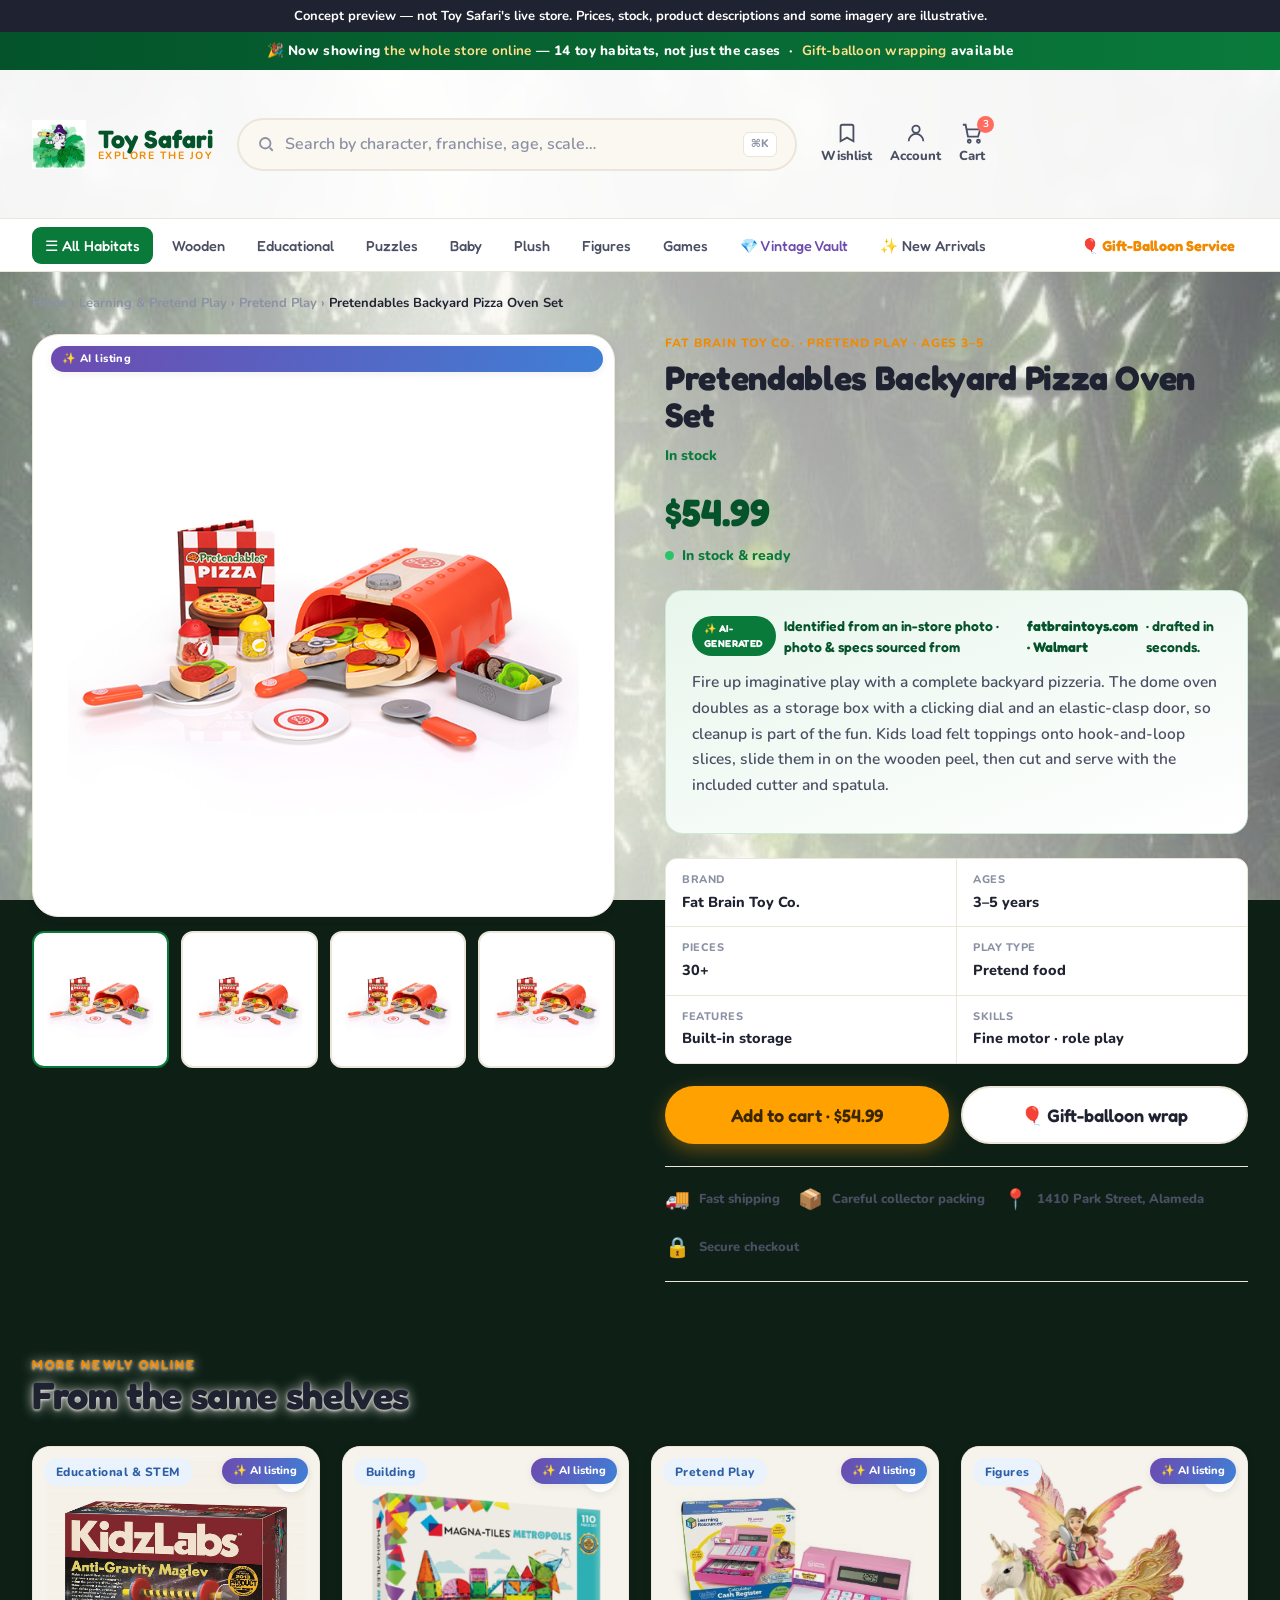
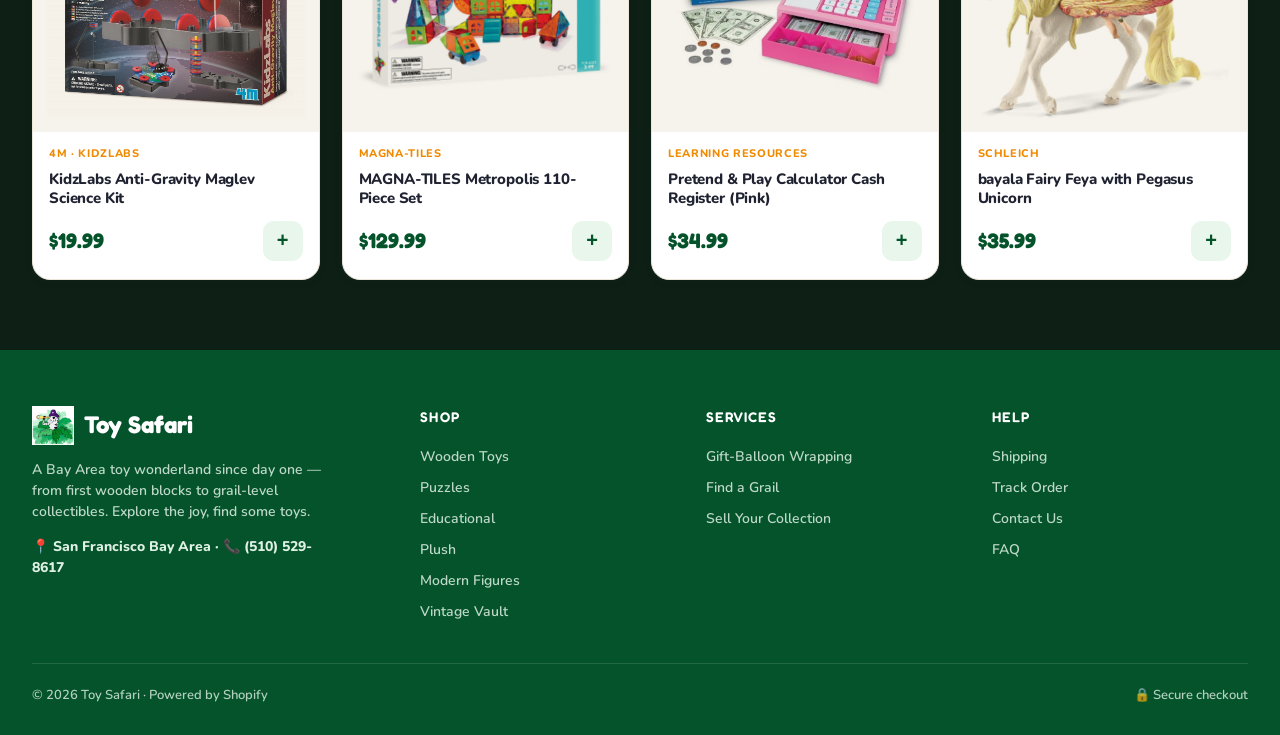
<file: product-new.html>
<!doctype html><html lang="en"><head><meta charset="utf-8">
<meta name="robots" content="noindex, nofollow">
<meta name="viewport" content="width=device-width,initial-scale=1,viewport-fit=cover">
<meta name="theme-color" content="#04532a">
<meta name="apple-mobile-web-app-capable" content="yes">
<meta name="apple-mobile-web-app-status-bar-style" content="black-translucent">
<meta name="apple-mobile-web-app-title" content="Toy Safari">
<title>Pretendables Backyard Pizza Oven Set — Toy Safari</title>
<link rel="stylesheet" href="assets/css/safari.css"></head>
<body class="is-pdp"><div class="concept-strip" role="note">Concept preview — not Toy Safari's live store. Prices, stock, product descriptions and some imagery are illustrative.</div><div class="promo">🎉 Now showing <b>the whole store online</b> — 14 toy habitats, not just the cases &nbsp;·&nbsp; <b>Gift-balloon wrapping</b> available</div>
<header class="hdr">
  <div class="wrap"><div class="hdr-row">
    <a class="brand" href="index.html"><img src="assets/img/zebra.png" alt="Toy Safari">
      <div class="name">Toy Safari<span>Explore the joy</span></div></a>
    <div class="search-bar"><svg width="18" height="18" viewBox="0 0 24 24" fill="none" stroke="currentColor" stroke-width="2.4"><circle cx="11" cy="11" r="7"/><path d="m21 21-4-4"/></svg>
      Search by character, franchise, age, scale… <span class="k">⌘K</span></div>
    <div class="hdr-actions">
      <div class="ic"><svg width="22" height="22" viewBox="0 0 24 24" fill="none" stroke="currentColor" stroke-width="2"><path d="M19 21l-7-4-7 4V5a2 2 0 0 1 2-2h10a2 2 0 0 1 2 2z"/></svg>Wishlist</div>
      <div class="ic"><svg width="22" height="22" viewBox="0 0 24 24" fill="none" stroke="currentColor" stroke-width="2"><circle cx="12" cy="8" r="4"/><path d="M4 21a8 8 0 0 1 16 0"/></svg>Account</div>
      <div class="ic cart-dot"><svg width="22" height="22" viewBox="0 0 24 24" fill="none" stroke="currentColor" stroke-width="2"><circle cx="9" cy="21" r="1.6"/><circle cx="19" cy="21" r="1.6"/><path d="M2 3h3l2.6 13h11l2.4-8H6"/></svg>Cart<b>3</b></div>
    </div>
  </div></div>
  <div class="nav"><div class="wrap"><div class="nav-row">
    <a class="all" href="#">☰ All Habitats</a>
    <a href="category.html">Wooden</a>
    <a href="category.html">Educational</a>
    <a href="category.html">Puzzles</a>
    <a href="category.html">Baby</a>
    <a href="category.html">Plush</a>
    <a href="category.html">Figures</a>
    <a href="category.html">Games</a>
    <a class="vault" href="category.html">💎 Vintage Vault</a>
    <a href="category-learn.html">✨ New Arrivals</a>
    <span class="sep"></span>
    <a class="ann" href="#">🎈 Gift-Balloon Service</a>
  </div></div></div>
  <div class="mega"><div class="wrap"><div class="mega-inner"><div class="mega-col"><h5>🪵 Wooden &amp; Montessori</h5><a href="category.html">Wooden Trains <span class=tag>NEW</span></a><a href="category.html">Building Blocks</a><a href="category.html">Stacking &amp; Sorting</a><a href="category.html">Pull-Along Toys</a><a href="category.html">Play Kitchens</a></div><div class="mega-col"><h5>🧠 Learn &amp; Grow</h5><a href="category.html">STEM &amp; Science <span class=tag>NEW</span></a><a href="category.html">Lakeshore Learning</a><a href="category.html">Fat Brain Toy Co</a><a href="category.html">Sensory &amp; Fidget</a><a href="category.html">Flash Cards</a></div><div class="mega-col"><h5>🧩 Puzzles &amp; Games</h5><a href="category.html">Ravensburger <span class=tag>NEW</span></a><a href="category.html">Character Puzzles</a><a href="category.html">Floor Puzzles</a><a href="category.html">Board Games</a><a href="category.html">Party &amp; Favors</a></div><div class="mega-col"><h5>🦸 Figures &amp; Collect</h5><a href="category.html">Marvel Legends <span class=tag>NEW</span></a><a href="category.html">DC Multiverse</a><a href="category.html">Funko Pop!</a><a href="category.html">Star Wars <span class=tag>HOT</span></a><a href="category.html">Transformers</a></div>
      <div class="mega-feat"><h5>💎 Vintage Vault</h5><p>Locked-case collectibles — signed figures, Franklin Mint die-cast, vintage Star Wars.</p>
      <a class="btn btn-amber" href="category.html" style="font-size:13px;padding:9px 16px">Enter the Vault →</a></div>
    </div></div></div>
</header>
<div class="wrap">
  <div class="crumb"><a href="index.html">Home</a> › <a href="category-learn.html">Learning &amp; Pretend Play</a> › <a href="category-learn.html">Pretend Play</a> › <b>Pretendables Backyard Pizza Oven Set</b></div>
  <div class="pdp">
    <div class="pdp-gallery">
      <div class="pdp-main"><img src="assets/img/stock/pizza.jpg" alt="Pretendables Backyard Pizza Oven Set">
        <span class="pill ai-chip pdp-badge">✨ AI listing</span></div>
      <div class="pdp-thumbs">
        <div class="th on"><img src="assets/img/stock/pizza.jpg"></div><div class="th"><img src="assets/img/stock/pizza.jpg"></div>
        <div class="th"><img src="assets/img/stock/pizza.jpg"></div><div class="th"><img src="assets/img/stock/pizza.jpg"></div></div>
    </div>
    <div class="pdp-info">
      <div class="ptype">Fat Brain Toy Co. · Pretend Play · Ages 3–5</div>
      <h1>Pretendables Backyard Pizza Oven Set</h1>
      <div class="pdp-rate"><span style="color:var(--green);font-weight:800">In stock</span></div>
      <div class="pdp-price">$54.99</div>
      <div class="pdp-stock"><span class="dot"></span> In stock &amp; ready</div>

      <div class="aiwrite">
        <div class="tagline"><span class="pill">✨ AI-GENERATED</span> Identified from an in-store photo · photo &amp; specs sourced from <b>fatbraintoys.com · Walmart</b> · drafted in seconds.</div>
        <div class="desc">
          <p>Fire up imaginative play with a complete backyard pizzeria. The dome oven doubles as a storage box with a clicking dial and an elastic-clasp door, so cleanup is part of the fun. Kids load felt toppings onto hook-and-loop slices, slide them in on the wooden peel, then cut and serve with the included cutter and spatula.</p>
        </div>
      </div>

      <div class="spec-grid"><div class="sp"><div class="k">Brand</div><div class="v">Fat Brain Toy Co.</div></div><div class="sp"><div class="k">Ages</div><div class="v">3–5 years</div></div><div class="sp"><div class="k">Pieces</div><div class="v">30+</div></div><div class="sp"><div class="k">Play type</div><div class="v">Pretend food</div></div><div class="sp"><div class="k">Features</div><div class="v">Built-in storage</div></div><div class="sp"><div class="k">Skills</div><div class="v">Fine motor · role play</div></div></div>

      <div class="pdp-buy">
        <button class="btn btn-amber btn-lg">Add to cart · $54.99</button>
        <button class="btn btn-ghost btn-lg">🎈 Gift-balloon wrap</button>
      </div>
      <div class="pdp-trust">
        <div class="t"><span class="e">🚚</span> Fast shipping</div>
        <div class="t"><span class="e">📦</span> Careful collector packing</div>
        <div class="t"><span class="e">📍</span> 1410 Park Street, Alameda</div>
        <div class="t"><span class="e">🔒</span> Secure checkout</div>
      </div>
    </div>
  </div>
  <section class="sec" style="padding:30px 0 70px">
    <div class="sec-head"><div><span class="eyebrow">More newly online</span><h2>From the same shelves</h2></div></div>
    <div class="grid"><a class="card" href="product-new.html?p=maglev">
  <div class="ph"><img src="assets/img/stock/maglev.jpg" alt="KidzLabs Anti-Gravity Maglev Science Kit">
    <div class="badges"><span class="pill" style="background:var(--blue-soft);color:var(--blue-deep)">Educational &amp; STEM</span></div><span class="ai-chip">✨ AI listing</span>
    <div class="heart">♡</div></div>
  <div class="body">
    <div class="brand-line">4M · KidzLabs</div>
    <h3>KidzLabs Anti-Gravity Maglev Science Kit</h3>
    <div class="foot"><div class="price">$19.99</div><button class="add">+</button></div>
  </div></a><a class="card" href="product-new.html?p=magnatiles">
  <div class="ph"><img src="assets/img/stock/magnatiles.jpg" alt="MAGNA-TILES Metropolis 110-Piece Set">
    <div class="badges"><span class="pill" style="background:var(--blue-soft);color:var(--blue-deep)">Building</span></div><span class="ai-chip">✨ AI listing</span>
    <div class="heart">♡</div></div>
  <div class="body">
    <div class="brand-line">MAGNA-TILES</div>
    <h3>MAGNA-TILES Metropolis 110-Piece Set</h3>
    <div class="foot"><div class="price">$129.99</div><button class="add">+</button></div>
  </div></a><a class="card" href="product-new.html?p=cashregister">
  <div class="ph"><img src="assets/img/stock/cashregister.jpg" alt="Pretend &amp; Play Calculator Cash Register (Pink)">
    <div class="badges"><span class="pill" style="background:var(--blue-soft);color:var(--blue-deep)">Pretend Play</span></div><span class="ai-chip">✨ AI listing</span>
    <div class="heart">♡</div></div>
  <div class="body">
    <div class="brand-line">Learning Resources</div>
    <h3>Pretend &amp; Play Calculator Cash Register (Pink)</h3>
    <div class="foot"><div class="price">$34.99</div><button class="add">+</button></div>
  </div></a><a class="card" href="product-new.html?p=bayala">
  <div class="ph"><img src="assets/img/stock/bayala.jpg" alt="bayala Fairy Feya with Pegasus Unicorn">
    <div class="badges"><span class="pill" style="background:var(--blue-soft);color:var(--blue-deep)">Figures</span></div><span class="ai-chip">✨ AI listing</span>
    <div class="heart">♡</div></div>
  <div class="body">
    <div class="brand-line">Schleich</div>
    <h3>bayala Fairy Feya with Pegasus Unicorn</h3>
    <div class="foot"><div class="price">$35.99</div><button class="add">+</button></div>
  </div></a></div>
  </section>
</div>
<footer class="ft"><div class="wrap">
      <div class="ft-grid">
        <div><div class="name"><img src="assets/img/zebra.png">Toy Safari</div>
          <p>A Bay Area toy wonderland since day one — from first wooden blocks to grail-level collectibles. Explore the joy, find some toys.</p>
          <p style="opacity:1;font-weight:800;margin-top:14px">📍 San Francisco Bay Area · 📞 (510) 529-8617</p></div>
        <div><h6>Shop</h6><a href="#">Wooden Toys</a><a href="#">Puzzles</a><a href="#">Educational</a><a href="#">Plush</a><a href="#">Modern Figures</a><a href="#">Vintage Vault</a></div><div><h6>Services</h6><a href="#">Gift-Balloon Wrapping</a><a href="#">Find a Grail</a><a href="#">Sell Your Collection</a></div><div><h6>Help</h6><a href="#">Shipping</a><a href="#">Track Order</a><a href="#">Contact Us</a><a href="#">FAQ</a></div>
      </div>
      <div class="ft-bot"><span>© 2026 Toy Safari · Powered by Shopify</span>
        <span>🔒 Secure checkout</span></div>
    </div></footer>
<div class="buybar">
  <div class="bb-price">$54.99</div>
  <button class="bb-balloon">🎈</button>
  <button class="bb-add">Add to cart</button>
</div><nav class="tabbar"><a class="tab " href="index.html"><span class="ti">
        <svg viewBox="0 0 24 24" fill="none" stroke="currentColor" stroke-width="2" stroke-linecap="round" stroke-linejoin="round"><path d="M3 11.5 12 4l9 7.5"/><path d="M5 10v9h14v-9"/></svg></span>Home</a><a class="tab on" href="category.html"><span class="ti">
        <svg viewBox="0 0 24 24" fill="none" stroke="currentColor" stroke-width="2" stroke-linecap="round" stroke-linejoin="round"><path d="M4 7h16l-1.2 12.5a1 1 0 0 1-1 .9H6.2a1 1 0 0 1-1-.9z"/><path d="M8.5 7a3.5 3.5 0 0 1 7 0"/></svg></span>Shop</a><a class="tab " href="index-search.html"><span class="ti">
        <svg viewBox="0 0 24 24" fill="none" stroke="currentColor" stroke-width="2" stroke-linecap="round" stroke-linejoin="round"><circle cx="11" cy="11" r="7"/><path d="m21 21-4-4"/></svg></span>Search</a><a class="tab " href="#"><span class="ti">
        <svg viewBox="0 0 24 24" fill="none" stroke="currentColor" stroke-width="2" stroke-linecap="round" stroke-linejoin="round"><path d="M19 21l-7-4-7 4V5a2 2 0 0 1 2-2h10a2 2 0 0 1 2 2z"/></svg></span>Saved</a><a class="tab " href="#"><span class="ti">
        <svg viewBox="0 0 24 24" fill="none" stroke="currentColor" stroke-width="2" stroke-linecap="round" stroke-linejoin="round"><circle cx="9" cy="21" r="1.6"/><circle cx="19" cy="21" r="1.6"/><path d="M2 3h3l2.6 13h11l2.4-8H6"/></svg><b class="tbadge">3</b></span>Cart</a></nav><script src="assets/js/forest.js" defer></script>
</body></html>
</file>
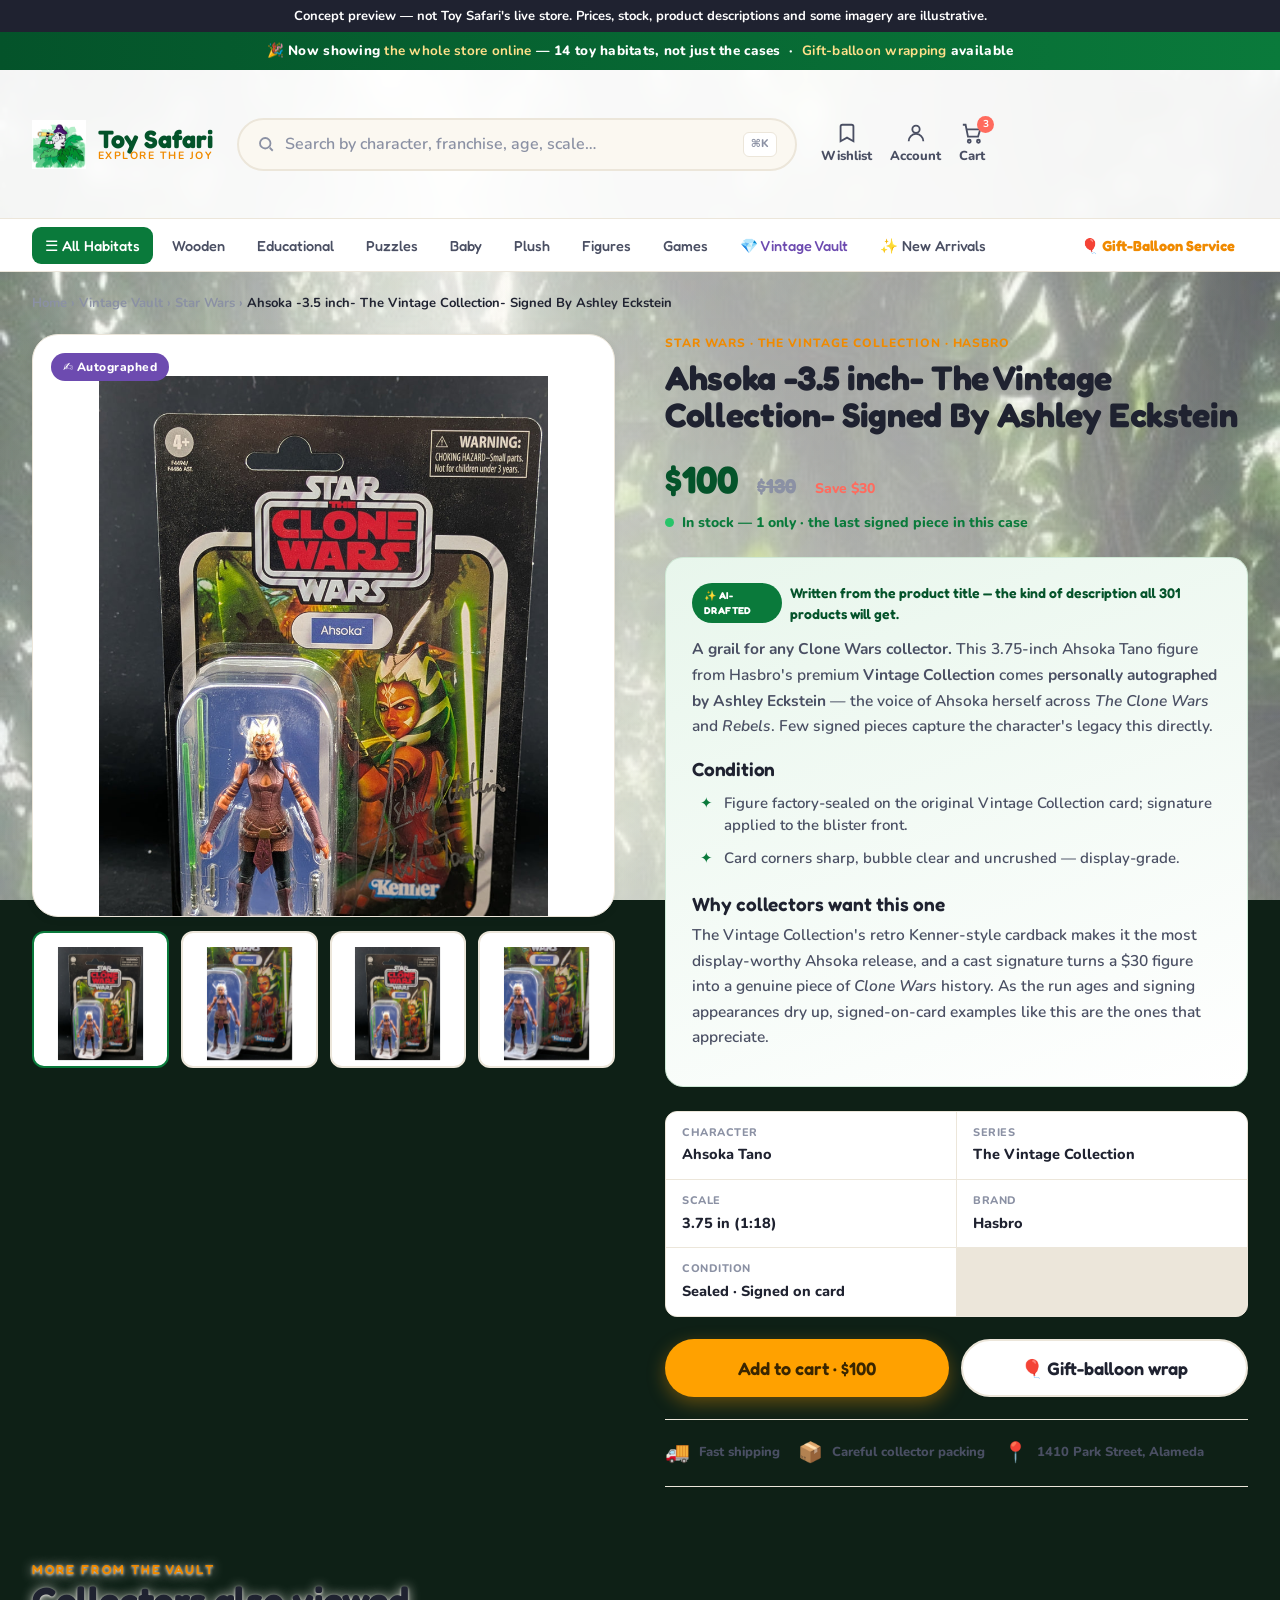
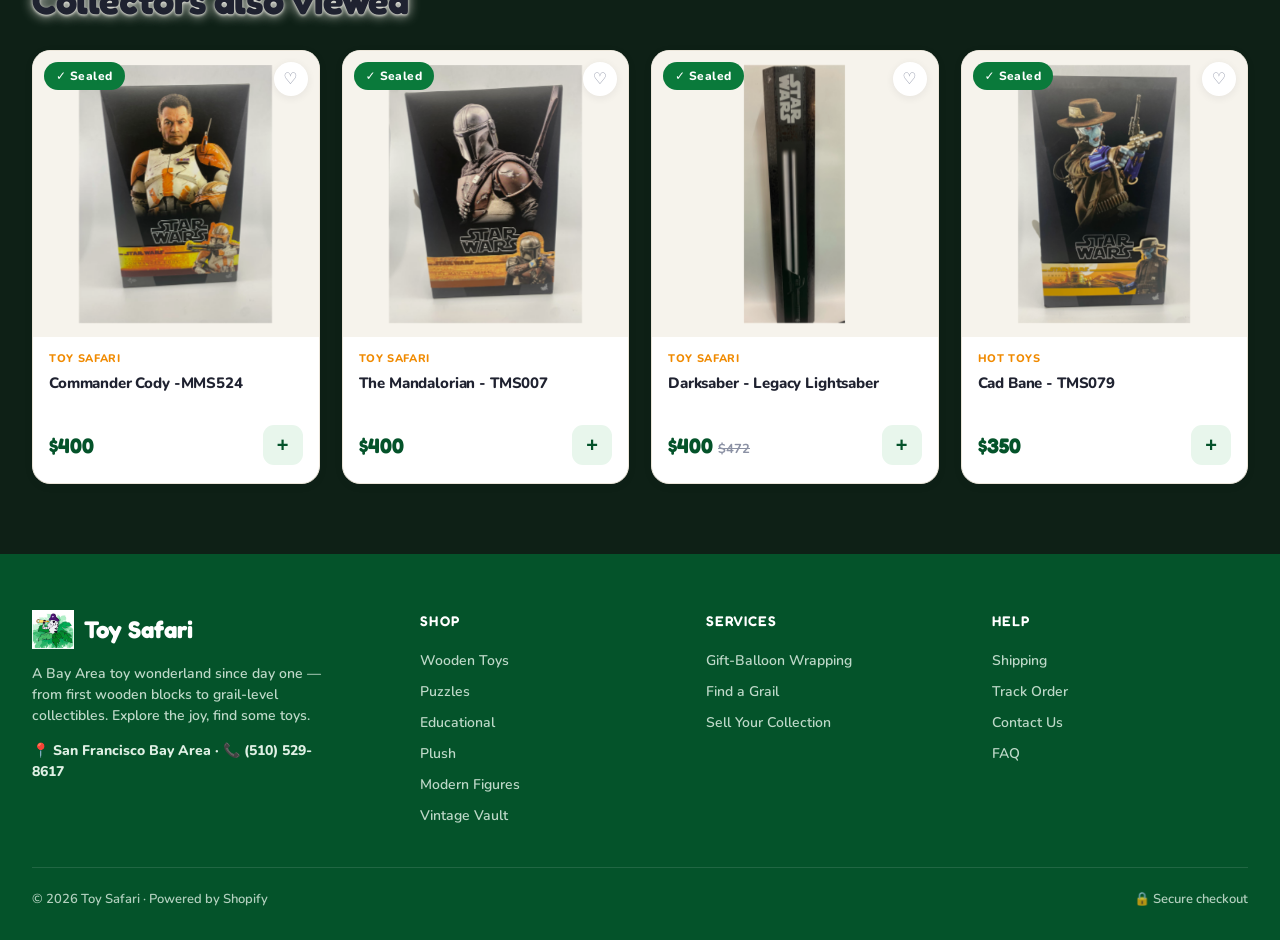
<file: product.html>
<!doctype html><html lang="en"><head><meta charset="utf-8">
<meta name="robots" content="noindex, nofollow">
<meta name="viewport" content="width=device-width,initial-scale=1,viewport-fit=cover">
<meta name="theme-color" content="#04532a">
<meta name="apple-mobile-web-app-capable" content="yes">
<meta name="apple-mobile-web-app-status-bar-style" content="black-translucent">
<meta name="apple-mobile-web-app-title" content="Toy Safari">
<title>Ahsoka -3.5 inch- The Vintage Collection- Signed By Ashley Eckstein — Toy Safari</title>
<link rel="stylesheet" href="assets/css/safari.css"></head>
<body class="is-pdp"><div class="concept-strip" role="note">Concept preview — not Toy Safari's live store. Prices, stock, product descriptions and some imagery are illustrative.</div><div class="promo">🎉 Now showing <b>the whole store online</b> — 14 toy habitats, not just the cases &nbsp;·&nbsp; <b>Gift-balloon wrapping</b> available</div>
<header class="hdr">
  <div class="wrap"><div class="hdr-row">
    <a class="brand" href="index.html"><img src="assets/img/zebra.png" alt="Toy Safari">
      <div class="name">Toy Safari<span>Explore the joy</span></div></a>
    <div class="search-bar"><svg width="18" height="18" viewBox="0 0 24 24" fill="none" stroke="currentColor" stroke-width="2.4"><circle cx="11" cy="11" r="7"/><path d="m21 21-4-4"/></svg>
      Search by character, franchise, age, scale… <span class="k">⌘K</span></div>
    <div class="hdr-actions">
      <div class="ic"><svg width="22" height="22" viewBox="0 0 24 24" fill="none" stroke="currentColor" stroke-width="2"><path d="M19 21l-7-4-7 4V5a2 2 0 0 1 2-2h10a2 2 0 0 1 2 2z"/></svg>Wishlist</div>
      <div class="ic"><svg width="22" height="22" viewBox="0 0 24 24" fill="none" stroke="currentColor" stroke-width="2"><circle cx="12" cy="8" r="4"/><path d="M4 21a8 8 0 0 1 16 0"/></svg>Account</div>
      <div class="ic cart-dot"><svg width="22" height="22" viewBox="0 0 24 24" fill="none" stroke="currentColor" stroke-width="2"><circle cx="9" cy="21" r="1.6"/><circle cx="19" cy="21" r="1.6"/><path d="M2 3h3l2.6 13h11l2.4-8H6"/></svg>Cart<b>3</b></div>
    </div>
  </div></div>
  <div class="nav"><div class="wrap"><div class="nav-row">
    <a class="all" href="#">☰ All Habitats</a>
    <a href="category.html">Wooden</a>
    <a href="category.html">Educational</a>
    <a href="category.html">Puzzles</a>
    <a href="category.html">Baby</a>
    <a href="category.html">Plush</a>
    <a href="category.html">Figures</a>
    <a href="category.html">Games</a>
    <a class="vault" href="category.html">💎 Vintage Vault</a>
    <a href="category-learn.html">✨ New Arrivals</a>
    <span class="sep"></span>
    <a class="ann" href="#">🎈 Gift-Balloon Service</a>
  </div></div></div>
  <div class="mega"><div class="wrap"><div class="mega-inner"><div class="mega-col"><h5>🪵 Wooden &amp; Montessori</h5><a href="category.html">Wooden Trains <span class=tag>NEW</span></a><a href="category.html">Building Blocks</a><a href="category.html">Stacking &amp; Sorting</a><a href="category.html">Pull-Along Toys</a><a href="category.html">Play Kitchens</a></div><div class="mega-col"><h5>🧠 Learn &amp; Grow</h5><a href="category.html">STEM &amp; Science <span class=tag>NEW</span></a><a href="category.html">Lakeshore Learning</a><a href="category.html">Fat Brain Toy Co</a><a href="category.html">Sensory &amp; Fidget</a><a href="category.html">Flash Cards</a></div><div class="mega-col"><h5>🧩 Puzzles &amp; Games</h5><a href="category.html">Ravensburger <span class=tag>NEW</span></a><a href="category.html">Character Puzzles</a><a href="category.html">Floor Puzzles</a><a href="category.html">Board Games</a><a href="category.html">Party &amp; Favors</a></div><div class="mega-col"><h5>🦸 Figures &amp; Collect</h5><a href="category.html">Marvel Legends <span class=tag>NEW</span></a><a href="category.html">DC Multiverse</a><a href="category.html">Funko Pop!</a><a href="category.html">Star Wars <span class=tag>HOT</span></a><a href="category.html">Transformers</a></div>
      <div class="mega-feat"><h5>💎 Vintage Vault</h5><p>Locked-case collectibles — signed figures, Franklin Mint die-cast, vintage Star Wars.</p>
      <a class="btn btn-amber" href="category.html" style="font-size:13px;padding:9px 16px">Enter the Vault →</a></div>
    </div></div></div>
</header>
<div class="wrap">
  <div class="crumb"><a href="index.html">Home</a> › <a href="category.html">Vintage Vault</a> › <a href="category.html">Star Wars</a> › <b>Ahsoka -3.5 inch- The Vintage Collection- Signed By Ashley Eckstein</b></div>
  <div class="pdp">
    <div class="pdp-gallery">
      <div class="pdp-main"><img src="assets/img/products/9b8a9485b66d02.jpg" alt="Ahsoka -3.5 inch- The Vintage Collection- Signed By Ashley Eckstein">
        <span class="pill b-auto pdp-badge">✍ Autographed</span></div>
      <div class="pdp-thumbs">
        <div class="th on"><img src="assets/img/products/9b8a9485b66d02.jpg"></div>
        <div class="th"><img src="assets/img/products/30b43d82929255.jpg"></div>
        <div class="th"><img src="assets/img/products/9b8a9485b66d02.jpg"></div>
        <div class="th"><img src="assets/img/products/30b43d82929255.jpg"></div></div>
    </div>
    <div class="pdp-info">
      <div class="ptype">Star Wars · The Vintage Collection · Hasbro</div>
      <h1>Ahsoka -3.5 inch- The Vintage Collection- Signed By Ashley Eckstein</h1>
      <div class="pdp-price">$100 <s>$130</s> <span class="save">Save $30</span></div>
      <div class="pdp-stock"><span class="dot"></span> In stock — 1 only · the last signed piece in this case</div>

      <div class="aiwrite">
        <div class="tagline"><span class="pill">✨ AI-DRAFTED</span> Written from the product title — the kind of description all 301 products will get.</div>
        <div class="desc">
          <p><b>A grail for any Clone Wars collector.</b> This 3.75-inch Ahsoka Tano figure from Hasbro's premium <b>Vintage Collection</b> comes <b>personally autographed by Ashley Eckstein</b> — the voice of Ahsoka herself across <i>The Clone Wars</i> and <i>Rebels</i>. Few signed pieces capture the character's legacy this directly.</p>
          <h3>Condition</h3>
          <ul>
            <li>Figure factory-sealed on the original Vintage Collection card; signature applied to the blister front.</li>
            <li>Card corners sharp, bubble clear and uncrushed — display-grade.</li>
          </ul>
          <h3>Why collectors want this one</h3>
          <p>The Vintage Collection's retro Kenner-style cardback makes it the most display-worthy Ahsoka release, and a cast signature turns a $30 figure into a genuine piece of <i>Clone Wars</i> history. As the run ages and signing appearances dry up, signed-on-card examples like this are the ones that appreciate.</p>
        </div>
      </div>

      <div class="spec-grid">
        <div class="sp"><div class="k">Character</div><div class="v">Ahsoka Tano</div></div>
        <div class="sp"><div class="k">Series</div><div class="v">The Vintage Collection</div></div>
        <div class="sp"><div class="k">Scale</div><div class="v">3.75 in (1:18)</div></div>
        <div class="sp"><div class="k">Brand</div><div class="v">Hasbro</div></div>
        <div class="sp"><div class="k">Condition</div><div class="v">Sealed · Signed on card</div></div>
      </div>

      <div class="pdp-buy">
        <button class="btn btn-amber btn-lg">Add to cart · $100</button>
        <button class="btn btn-ghost btn-lg">🎈 Gift-balloon wrap</button>
      </div>
      <div class="pdp-trust">
        <div class="t"><span class="e">🚚</span> Fast shipping</div>
        <div class="t"><span class="e">📦</span> Careful collector packing</div>
        <div class="t"><span class="e">📍</span> 1410 Park Street, Alameda</div>
      </div>
    </div>
  </div>
  <section class="sec" style="padding:30px 0 70px">
    <div class="sec-head"><div><span class="eyebrow">More from the vault</span><h2>Collectors also viewed</h2></div></div>
    <div class="grid"><a class="card" href="product.html">
  <div class="ph"><img src="assets/img/products/60beb1449034e0.jpg" alt="Commander Cody -MMS524" loading="eager">
    <div class="badges"><span class="pill b-seal">✓ Sealed</span></div>
    <div class="heart">♡</div></div>
  <div class="body">
    <div class="brand-line">Toy Safari</div>
    <h3>Commander Cody -MMS524</h3>
    <div class="foot"><div class="price">$400</div><button class="add">+</button></div>
  </div></a><a class="card" href="product.html">
  <div class="ph"><img src="assets/img/products/13d7d0d61392bf.jpg" alt="The Mandalorian - TMS007" loading="eager">
    <div class="badges"><span class="pill b-seal">✓ Sealed</span></div>
    <div class="heart">♡</div></div>
  <div class="body">
    <div class="brand-line">Toy Safari</div>
    <h3>The Mandalorian - TMS007</h3>
    <div class="foot"><div class="price">$400</div><button class="add">+</button></div>
  </div></a><a class="card" href="product.html">
  <div class="ph"><img src="assets/img/products/3221473c962215.jpg" alt="Darksaber - Legacy Lightsaber" loading="eager">
    <div class="badges"><span class="pill b-seal">✓ Sealed</span></div>
    <div class="heart">♡</div></div>
  <div class="body">
    <div class="brand-line">Toy Safari</div>
    <h3>Darksaber - Legacy Lightsaber</h3>
    <div class="foot"><div class="price">$400<s>$472</s></div><button class="add">+</button></div>
  </div></a><a class="card" href="product.html">
  <div class="ph"><img src="assets/img/products/1c2c57e0a02935.jpg" alt="Cad Bane - TMS079" loading="eager">
    <div class="badges"><span class="pill b-seal">✓ Sealed</span></div>
    <div class="heart">♡</div></div>
  <div class="body">
    <div class="brand-line">Hot Toys</div>
    <h3>Cad Bane - TMS079</h3>
    <div class="foot"><div class="price">$350</div><button class="add">+</button></div>
  </div></a></div>
  </section>
</div>
<footer class="ft"><div class="wrap">
      <div class="ft-grid">
        <div><div class="name"><img src="assets/img/zebra.png">Toy Safari</div>
          <p>A Bay Area toy wonderland since day one — from first wooden blocks to grail-level collectibles. Explore the joy, find some toys.</p>
          <p style="opacity:1;font-weight:800;margin-top:14px">📍 San Francisco Bay Area · 📞 (510) 529-8617</p></div>
        <div><h6>Shop</h6><a href="#">Wooden Toys</a><a href="#">Puzzles</a><a href="#">Educational</a><a href="#">Plush</a><a href="#">Modern Figures</a><a href="#">Vintage Vault</a></div><div><h6>Services</h6><a href="#">Gift-Balloon Wrapping</a><a href="#">Find a Grail</a><a href="#">Sell Your Collection</a></div><div><h6>Help</h6><a href="#">Shipping</a><a href="#">Track Order</a><a href="#">Contact Us</a><a href="#">FAQ</a></div>
      </div>
      <div class="ft-bot"><span>© 2026 Toy Safari · Powered by Shopify</span>
        <span>🔒 Secure checkout</span></div>
    </div></footer>
<div class="buybar">
  <div class="bb-price">$100 <s>$130</s></div>
  <button class="bb-balloon">🎈</button>
  <button class="bb-add">Add to cart</button>
</div><nav class="tabbar"><a class="tab " href="index.html"><span class="ti">
        <svg viewBox="0 0 24 24" fill="none" stroke="currentColor" stroke-width="2" stroke-linecap="round" stroke-linejoin="round"><path d="M3 11.5 12 4l9 7.5"/><path d="M5 10v9h14v-9"/></svg></span>Home</a><a class="tab on" href="category.html"><span class="ti">
        <svg viewBox="0 0 24 24" fill="none" stroke="currentColor" stroke-width="2" stroke-linecap="round" stroke-linejoin="round"><path d="M4 7h16l-1.2 12.5a1 1 0 0 1-1 .9H6.2a1 1 0 0 1-1-.9z"/><path d="M8.5 7a3.5 3.5 0 0 1 7 0"/></svg></span>Shop</a><a class="tab " href="index-search.html"><span class="ti">
        <svg viewBox="0 0 24 24" fill="none" stroke="currentColor" stroke-width="2" stroke-linecap="round" stroke-linejoin="round"><circle cx="11" cy="11" r="7"/><path d="m21 21-4-4"/></svg></span>Search</a><a class="tab " href="#"><span class="ti">
        <svg viewBox="0 0 24 24" fill="none" stroke="currentColor" stroke-width="2" stroke-linecap="round" stroke-linejoin="round"><path d="M19 21l-7-4-7 4V5a2 2 0 0 1 2-2h10a2 2 0 0 1 2 2z"/></svg></span>Saved</a><a class="tab " href="#"><span class="ti">
        <svg viewBox="0 0 24 24" fill="none" stroke="currentColor" stroke-width="2" stroke-linecap="round" stroke-linejoin="round"><circle cx="9" cy="21" r="1.6"/><circle cx="19" cy="21" r="1.6"/><path d="M2 3h3l2.6 13h11l2.4-8H6"/></svg><b class="tbadge">3</b></span>Cart</a></nav><script src="assets/js/forest.js" defer></script>
</body></html>
</file>
<file: assets/css/safari.css>
/* ========================================================================
   TOY SAFARI — design system  ·  "Explore the joy, find some toys"
   Palette pulled live from toysafaritoys.com, then refined.
   ===================================================================== */
@import url('https://fonts.googleapis.com/css2?family=Fredoka:wght@400;500;600;700&family=Nunito:ital,wght@0,400;0,600;0,700;0,800;0,900;1,600&display=swap');

:root{
  --green:#0a7a3b; --green-deep:#04532a; --green-bright:#27c469; --green-soft:#e8f6ec;
  --amber:#ffa100; --amber-deep:#f08a00; --amber-soft:#fff4dd;
  --blue:#3f7fd6; --blue-deep:#2b5fa6; --blue-soft:#eaf2fc;
  --purple:#6d4bb0; --coral:#ff6b5e;
  --ink:#1f2230; --ink-soft:#4a4f63; --muted:#8b91a4;
  --cream:#fbf8f1; --paper:#ffffff; --line:#ece6da;
  --shadow-sm:0 2px 8px rgba(31,34,48,.07);
  --shadow:0 10px 30px rgba(31,34,48,.10);
  --shadow-lg:0 26px 60px rgba(31,34,48,.16);
  --r:18px; --r-lg:26px; --r-sm:12px;
  --wrap:1320px;
}
*{box-sizing:border-box}
html{scroll-behavior:smooth}
body{
  margin:0; font-family:'Nunito',system-ui,sans-serif; color:var(--ink);
  background:#0e2016; -webkit-font-smoothing:antialiased; line-height:1.5;
}
/* ---------- immersive rainforest background ----------
   Width-fit (background-size:100% auto) so the lush flowered edges stay framed at
   every viewport width; --forest-y drives the vertical pan (scroll effect plugs in here). */
body::before{
  content:''; position:fixed; inset:0; z-index:-2;
  background:url('../img/bg/rainforest.jpg') 50% var(--forest-y,0%) / 100% auto no-repeat;
  background-color:#0e2016;
}
body::after{ /* veil: calms the centre column for legibility, stays clear at the edges so the lush foliage frame keeps its punch */
  content:''; position:fixed; inset:0; z-index:-1; pointer-events:none;
  background:
    linear-gradient(90deg, rgba(251,248,241,.08), rgba(251,248,241,.46) 27%, rgba(251,248,241,.46) 73%, rgba(251,248,241,.08)),
    linear-gradient(180deg, rgba(251,248,241,.18), rgba(251,248,241,.34));
}
/* section labels float directly on the forest — a soft cream halo keeps them crisp */
.sec-head h2, .sec-head p, .eyebrow, .sec-head .link, .cat-sec-head h2, .cat-sec-head .tl{
  text-shadow:0 1px 12px rgba(251,248,241,.85), 0 1px 3px rgba(251,248,241,.9);
}
h1,h2,h3,h4,.disp{font-family:'Fredoka',sans-serif; font-weight:600; line-height:1.05; margin:0; letter-spacing:-.01em}
a{color:inherit;text-decoration:none}
img{display:block;max-width:100%}
.wrap{max-width:var(--wrap); margin:0 auto; padding:0 32px}
.eyebrow{font-family:'Fredoka';font-weight:600;font-size:13px;letter-spacing:.16em;text-transform:uppercase;color:var(--amber-deep)}
.pill{display:inline-flex;align-items:center;gap:6px;font-weight:800;font-size:12px;letter-spacing:.04em;
  padding:5px 12px;border-radius:999px}
.btn{display:inline-flex;align-items:center;gap:9px;font-family:'Fredoka';font-weight:600;font-size:16px;
  padding:13px 26px;border-radius:999px;border:0;cursor:pointer;transition:.15s;white-space:nowrap}
.btn-amber{background:var(--amber);color:#3a2600;box-shadow:0 6px 18px rgba(255,161,0,.35)}
.btn-green{background:var(--green);color:#fff;box-shadow:0 6px 18px rgba(10,122,59,.3)}
.btn-ghost{background:#fff;color:var(--ink);border:2px solid var(--line)}
.btn-lg{font-size:18px;padding:16px 32px}

/* ---------- top promo strip ---------- */
.promo{background:linear-gradient(90deg,var(--green-deep),var(--green));color:#fff;text-align:center;
  font-weight:800;font-size:13.5px;letter-spacing:.02em;padding:9px}
.promo b{color:#ffe08a}

/* ---------- header / nav ---------- */
.hdr{position:sticky;top:0;z-index:40;background:rgba(255,255,255,.92);backdrop-filter:blur(10px);
  border-bottom:1px solid var(--line)}
.hdr-row{display:flex;align-items:center;gap:24px;height:148px}
.brand{display:flex;align-items:center;gap:12px}
.brand img{width:54px;height:54px;object-fit:contain}
.brand-mark{height:148px;width:auto;display:block}
.brand .name{font-family:'Fredoka';font-weight:700;font-size:25px;color:var(--green-deep);line-height:.95}
.brand .name span{display:block;font-family:'Nunito';font-weight:700;font-size:10.5px;letter-spacing:.14em;
  text-transform:uppercase;color:var(--amber-deep)}
.search-bar{flex:1;display:flex;align-items:center;gap:10px;background:var(--cream);border:2px solid var(--line);
  border-radius:999px;padding:12px 18px;color:var(--muted);font-weight:600;cursor:text;max-width:560px}
.search-bar svg{flex:0 0 auto}
.search-bar .k{margin-left:auto;font-size:11px;font-weight:800;background:#fff;border:1px solid var(--line);
  border-radius:6px;padding:3px 7px;color:var(--muted)}
.hdr-actions{display:flex;align-items:center;gap:18px;font-weight:800;font-size:13px}
.hdr-actions .ic{display:flex;flex-direction:column;align-items:center;gap:3px;color:var(--ink-soft)}
.cart-dot{position:relative}
.cart-dot b{position:absolute;top:-6px;right:-9px;background:var(--coral);color:#fff;font-size:10px;
  width:17px;height:17px;border-radius:50%;display:grid;place-items:center}

/* nav strip with mega menu */
.nav{border-top:1px solid var(--line);background:#fff}
.nav-row{display:flex;align-items:center;gap:6px;height:52px;
  overflow-x:auto;scrollbar-width:none;-webkit-overflow-scrolling:touch}
.nav-row::-webkit-scrollbar{display:none}
.nav-row a{font-family:'Fredoka';font-weight:500;font-size:14.5px;color:var(--ink-soft);padding:8px 13px;
  border-radius:9px;display:flex;align-items:center;gap:7px}
.nav-row a:hover{background:var(--green-soft);color:var(--green-deep)}
.nav-row a.all{background:var(--green);color:#fff}
.nav-row a.all:hover{background:var(--green-deep);color:#fff}
.nav-row .vault{color:var(--purple)}
.nav-row .sep{flex:1}
.nav-row .ann{color:var(--amber-deep);font-weight:700}

/* mega panel */
.mega{position:absolute;left:0;right:0;background:#fff;border-bottom:1px solid var(--line);
  box-shadow:var(--shadow-lg);z-index:39;display:none}
body.mega-open .mega{display:block}
.mega-inner{display:grid;grid-template-columns:repeat(5,1fr);gap:8px 26px;padding:28px 0 34px}
.mega-col h5{font-family:'Fredoka';font-weight:600;font-size:13px;text-transform:uppercase;letter-spacing:.08em;
  color:var(--green-deep);margin:0 0 10px;display:flex;align-items:center;gap:7px}
.mega-col a{display:block;padding:5px 0;font-weight:600;font-size:14px;color:var(--ink-soft)}
.mega-col a:hover{color:var(--green)}
.mega-col a .tag{font-size:10px;font-weight:800;color:var(--amber-deep);margin-left:5px}
.mega-feat{grid-column:span 1;background:linear-gradient(160deg,var(--purple),#4a2f86);border-radius:var(--r);
  padding:20px;color:#fff;align-self:start}
.mega-feat h5{color:#fff}.mega-feat p{font-size:13px;opacity:.9;margin:6px 0 14px}

/* ---------- hero ---------- */
.hero{position:relative;overflow:hidden;
  background:
    radial-gradient(1200px 500px at 80% -10%, rgba(255,161,0,.16), transparent 60%),
    radial-gradient(900px 500px at 0% 110%, rgba(63,127,214,.12), transparent 55%),
    linear-gradient(180deg, rgba(255,253,248,.30), rgba(244,250,240,.16))}
.hero .leaf{position:absolute;font-size:200px;opacity:.06;user-select:none}
.hero-grid{display:grid;grid-template-columns:1fr;gap:30px;align-items:center;padding:54px 0 60px}
.hero h1{font-size:64px;font-weight:700;color:var(--green-deep);letter-spacing:-.02em}
.hero h1 em{font-style:normal;color:var(--amber-deep)}
.hero .sub{font-size:20px;color:var(--ink-soft);font-weight:600;max-width:520px;margin:20px 0 14px}
.hero .tag{display:inline-flex;font-family:'Fredoka';font-weight:600;font-size:17px;color:var(--green);
  background:#fff;border:2px dashed var(--green-bright);border-radius:999px;padding:8px 18px}
.hero-cta{display:flex;gap:14px;margin-top:28px;flex-wrap:wrap}
.hero-stats{display:flex;gap:30px;margin-top:34px}
.hero-stats .s b{font-family:'Fredoka';font-weight:700;font-size:30px;color:var(--green-deep);display:block;line-height:1}
.hero-stats .s span{font-size:13px;font-weight:700;color:var(--muted)}
.hero-art{position:relative}
.hero-card{position:relative;background:transparent;box-shadow:none;border:0;padding:0}
.hero-zebra{width:100%;max-width:480px;margin:0 auto;display:block;
  -webkit-mask-image:radial-gradient(76% 76% at 50% 46%,#000 80%,transparent 100%);
  mask-image:radial-gradient(76% 76% at 50% 46%,#000 80%,transparent 100%)}
.float{position:absolute;background:#fff;border-radius:14px;box-shadow:var(--shadow);padding:10px 14px;
  font-weight:800;font-size:13px;display:flex;align-items:center;gap:9px;border:1px solid var(--line)}
.float .e{font-size:22px}

/* ---------- section heads ---------- */
.sec{padding:66px 0}
.sec-head{display:flex;align-items:flex-end;justify-content:space-between;gap:20px;margin-bottom:30px}
.sec-head h2{font-size:38px;font-weight:700;color:var(--ink)}
.sec-head p{color:var(--ink-soft);font-weight:600;max-width:560px;margin:8px 0 0}
.sec-head .link{font-family:'Fredoka';font-weight:600;color:var(--green);white-space:nowrap}

/* ---------- habitat grid ---------- */
.habitats{display:grid;grid-template-columns:repeat(5,1fr);gap:18px}
.hab{position:relative;border-radius:var(--r);overflow:hidden;aspect-ratio:1/1.04;box-shadow:var(--shadow-sm);
  border:1px solid var(--line);background:#fff;display:block}
.hab img{width:100%;height:100%;object-fit:cover;transition:.3s}
.hab:hover img{transform:scale(1.05)}
.hab .ov{position:absolute;inset:0;background:linear-gradient(180deg,rgba(0,0,0,.04) 30%,rgba(0,0,0,.72));}
.hab .lab{position:absolute;left:14px;right:14px;bottom:13px;color:#fff}
.hab .lab .e{font-size:24px;filter:drop-shadow(0 2px 4px rgba(0,0,0,.4))}
.hab .lab h4{font-size:18px;font-weight:600;margin-top:3px;text-shadow:0 1px 6px rgba(0,0,0,.5)}
.hab .lab span{font-size:11.5px;font-weight:700;opacity:.92}
.hab .new{position:absolute;top:11px;left:11px;background:var(--amber);color:#3a2600}
.hab .vlt{position:absolute;top:11px;left:11px;background:var(--purple);color:#fff}

/* ---------- product cards ---------- */
.grid{display:grid;grid-template-columns:repeat(4,1fr);gap:22px}
.card{background:#fff;border:1px solid var(--line);border-radius:var(--r);overflow:hidden;box-shadow:var(--shadow-sm);
  transition:.18s;position:relative;display:flex;flex-direction:column}
.card:hover{box-shadow:var(--shadow);transform:translateY(-3px)}
.card .ph{position:relative;aspect-ratio:1/1;background:#f6f3ec;overflow:hidden}
.card .ph img{width:100%;height:100%;object-fit:contain;padding:14px;mix-blend-mode:multiply}
.card .badges{position:absolute;top:11px;left:11px;display:flex;flex-direction:column;gap:6px;align-items:flex-start}
.b-auto{background:var(--purple);color:#fff}.b-seal{background:var(--green);color:#fff}
.b-rare{background:var(--coral);color:#fff}.b-new{background:var(--amber);color:#3a2600}
.card .heart{position:absolute;top:11px;right:11px;background:#fff;border-radius:50%;width:34px;height:34px;
  display:grid;place-items:center;box-shadow:var(--shadow-sm);color:var(--muted)}
.card .body{padding:14px 16px 18px;display:flex;flex-direction:column;gap:7px;flex:1}
.card .brand-line{font-size:11px;font-weight:800;letter-spacing:.06em;text-transform:uppercase;color:var(--amber-deep)}
.card h3{font-family:'Nunito';font-weight:800;font-size:15px;line-height:1.25;color:var(--ink);
  display:-webkit-box;-webkit-line-clamp:2;-webkit-box-orient:vertical;overflow:hidden;min-height:38px}
.card .stars{display:flex;align-items:center;gap:5px;font-size:12px;font-weight:800;color:var(--ink-soft)}
.card .stars .st{color:#ffb800;letter-spacing:1px}
.card .foot{display:flex;align-items:center;justify-content:space-between;margin-top:auto;padding-top:6px}
.card .price{font-family:'Fredoka';font-weight:700;font-size:21px;color:var(--green-deep)}
.card .price s{font-family:'Nunito';font-size:13px;color:var(--muted);font-weight:700;margin-left:5px}
.card .add{background:var(--green-soft);color:var(--green-deep);border:0;width:40px;height:40px;border-radius:11px;
  font-size:20px;cursor:pointer;font-weight:700;display:grid;place-items:center}
.card .add:hover{background:var(--green);color:#fff}

/* ---------- vintage vault band ---------- */
.vault-band{background:
  radial-gradient(800px 400px at 90% 0%, rgba(109,75,176,.4), transparent 60%),
  linear-gradient(160deg,#241a3a,#15101f);color:#fff;position:relative;overflow:hidden}
.vault-band .wrap{position:relative;z-index:2}
.vault-head{display:flex;align-items:center;gap:16px;margin-bottom:6px}
.vault-head .gem{font-size:34px}
.vault-band h2{font-size:40px;color:#fff;font-weight:700}
.vault-band .vsub{color:#cdbef0;font-weight:600;max-width:640px;margin:10px 0 0}
.vault-band .card{background:#1d1530;border-color:#352a4f}
.vault-band .card .ph{background:#fff}
.vault-band .card h3{color:#fff}.vault-band .card .price{color:#c9b6ff}
.vault-band .card .stars{color:#bcaede}
.vault-band .card .add{background:#352a4f;color:#d7c9ff}
.vault-band .vchip{position:absolute;top:11px;left:11px;background:var(--amber);color:#3a2600}

/* ---------- gift balloon feature ---------- */
.balloon{display:grid;grid-template-columns:.9fr 1.1fr;gap:0;border-radius:var(--r-lg);overflow:hidden;
  box-shadow:var(--shadow-lg);border:1px solid var(--line);background:#fff}
.balloon .pic{position:relative}
.balloon .pic img{width:100%;height:100%;object-fit:cover}
.balloon .pic .rib{position:absolute;top:18px;left:18px;background:var(--coral);color:#fff}
.balloon .txt{padding:46px 48px;display:flex;flex-direction:column;justify-content:center;
  background:radial-gradient(500px 300px at 100% 0,var(--amber-soft),#fff)}
.balloon .txt h2{font-size:34px;color:var(--ink);font-weight:700}
.balloon .txt p{color:var(--ink-soft);font-weight:600;font-size:16.5px;margin:14px 0 0}
.balloon .steps{display:flex;gap:10px;margin:24px 0 28px}
.balloon .step{flex:1;background:#fff;border:1px solid var(--line);border-radius:14px;padding:14px;text-align:center}
.balloon .step .e{font-size:26px}.balloon .step b{display:block;font-family:'Fredoka';margin-top:6px;font-size:14px}

/* ---------- trust strip ---------- */
.trust{background:#fff;border-top:1px solid var(--line);border-bottom:1px solid var(--line)}
.trust-row{display:grid;grid-template-columns:repeat(3,1fr);gap:20px;padding:34px 0}
.trust .t{display:flex;gap:14px;align-items:center}
.trust .t .e{font-size:30px}
.trust .t b{font-family:'Fredoka';font-weight:600;font-size:16px;display:block}
.trust .t span{font-size:13px;color:var(--muted);font-weight:700}

/* ---------- reviews ---------- */
.revs{display:grid;grid-template-columns:repeat(3,1fr);gap:22px}
.rev{background:#fff;border:1px solid var(--line);border-radius:var(--r);padding:24px;box-shadow:var(--shadow-sm)}
.rev .st{color:#ffb800;font-weight:800;letter-spacing:2px;font-size:15px}
.rev p{font-weight:600;color:var(--ink-soft);margin:12px 0 16px;font-size:15px}
.rev .who{display:flex;align-items:center;gap:11px}
.rev .av{width:40px;height:40px;border-radius:50%;background:var(--green-soft);display:grid;place-items:center;
  font-family:'Fredoka';font-weight:700;color:var(--green-deep)}
.rev .who b{font-size:14px;display:block}.rev .who span{font-size:12px;color:var(--muted);font-weight:700}

/* ---------- footer ---------- */
.ft{background:var(--green-deep);color:#dff0e4;padding:56px 0 30px;margin-top:0}
.ft-grid{display:grid;grid-template-columns:1.4fr 1fr 1fr 1fr;gap:30px}
.ft .name{font-family:'Fredoka';font-weight:700;font-size:24px;color:#fff;display:flex;align-items:center;gap:10px}
.ft .name img{width:42px}
.ft p{font-size:14px;font-weight:600;opacity:.85;margin:14px 0 0;max-width:300px}
.ft h6{font-family:'Fredoka';font-weight:600;font-size:14px;color:#fff;text-transform:uppercase;letter-spacing:.08em;margin:0 0 14px}
.ft a{display:block;font-size:14px;font-weight:600;opacity:.85;padding:5px 0}
.ft a:hover{opacity:1}
.ft-bot{border-top:1px solid rgba(255,255,255,.15);margin-top:36px;padding-top:22px;display:flex;
  justify-content:space-between;font-size:13px;font-weight:600;opacity:.8}

/* ===================== CATEGORY PAGE ===================== */
.crumb{font-size:13px;font-weight:700;color:var(--muted);padding:22px 0 6px}
.crumb a:hover{color:var(--green)}.crumb b{color:var(--ink)}
.cat-hero{background:linear-gradient(160deg,#101a2e,#1c2c4a);color:#fff;border-radius:var(--r-lg);
  padding:38px 40px;display:flex;align-items:center;justify-content:space-between;gap:24px;overflow:hidden;position:relative}
.cat-hero h1{font-size:42px;color:#fff;font-weight:700}
.cat-hero p{color:#bcd0ee;font-weight:600;margin:10px 0 0;max-width:560px}
.cat-hero .emoji{font-size:90px;opacity:.9}
.cat-layout{display:grid;grid-template-columns:262px 1fr;gap:34px;align-items:start;padding:30px 0 70px}
.facets{position:sticky;top:150px}
.facet{background:#fff;border:1px solid var(--line);border-radius:var(--r-sm);padding:18px 18px;margin-bottom:14px}
.facet h4{font-family:'Fredoka';font-weight:600;font-size:15px;margin-bottom:12px;display:flex;justify-content:space-between}
.facet label{display:flex;align-items:center;gap:10px;padding:6px 0;font-weight:700;font-size:13.5px;color:var(--ink-soft);cursor:pointer}
.facet label:hover{color:var(--ink)}
.facet .cb{width:19px;height:19px;border:2px solid var(--line);border-radius:6px;flex:0 0 auto;display:grid;place-items:center;color:#fff;font-size:12px}
.facet label.on .cb{background:var(--green);border-color:var(--green)}
.facet label .ct{margin-left:auto;font-size:12px;color:var(--muted);font-weight:800}
.facet .range{height:6px;background:var(--line);border-radius:3px;position:relative;margin:18px 4px 8px}
.facet .range .fill{position:absolute;height:100%;left:10%;right:22%;background:var(--green);border-radius:3px}
.facet .range .kn{position:absolute;top:50%;width:18px;height:18px;background:#fff;border:3px solid var(--green);
  border-radius:50%;transform:translate(-50%,-50%)}
.facet .rlab{display:flex;justify-content:space-between;font-weight:800;font-size:13px;color:var(--ink-soft)}
.cat-top{display:flex;align-items:center;justify-content:space-between;margin-bottom:20px}
.cat-top .cnt{font-weight:800;color:var(--ink-soft)}.cat-top .cnt b{color:var(--ink)}
.chips{display:flex;gap:8px;flex-wrap:wrap;margin-bottom:20px}
.chip{background:var(--green-soft);color:var(--green-deep);font-weight:800;font-size:12.5px;padding:7px 14px;
  border-radius:999px;display:flex;align-items:center;gap:7px}
.chip .x{opacity:.6;font-weight:900}
.chip.clear{background:transparent;color:var(--coral)}
.sortsel{background:#fff;border:2px solid var(--line);border-radius:10px;padding:9px 16px;font-weight:800;
  font-size:13.5px;color:var(--ink-soft)}
.cat-grid{display:grid;grid-template-columns:repeat(3,1fr);gap:22px}
.pager{display:flex;justify-content:center;gap:8px;margin-top:40px}
.pager a{width:42px;height:42px;border-radius:11px;border:1px solid var(--line);background:#fff;display:grid;
  place-items:center;font-weight:800;color:var(--ink-soft)}
.pager a.on{background:var(--green);color:#fff;border-color:var(--green)}

/* ===================== PRODUCT PAGE ===================== */
.pdp{display:grid;grid-template-columns:1fr 1fr;gap:50px;padding:14px 0 40px}
.pdp-gallery{position:sticky;top:150px}
.pdp-main{background:#fff;border:1px solid var(--line);border-radius:var(--r-lg);aspect-ratio:1/1;overflow:hidden;
  display:grid;place-items:center;box-shadow:var(--shadow-sm);position:relative}
.pdp-main img{width:88%;height:88%;object-fit:contain;mix-blend-mode:multiply}
.pdp-badge{position:absolute;top:18px;left:18px}
.pdp-thumbs{display:grid;grid-template-columns:repeat(4,1fr);gap:12px;margin-top:14px}
.pdp-thumbs .th{aspect-ratio:1/1;background:#fff;border:2px solid var(--line);border-radius:12px;overflow:hidden;display:grid;place-items:center}
.pdp-thumbs .th.on{border-color:var(--green)}
.pdp-thumbs .th img{width:80%;height:80%;object-fit:contain;mix-blend-mode:multiply}
.pdp-info .ptype{font-weight:800;letter-spacing:.08em;text-transform:uppercase;font-size:12px;color:var(--amber-deep)}
.pdp-info h1{font-size:34px;font-weight:700;color:var(--ink);margin:8px 0 12px;line-height:1.08}
.pdp-rate{display:flex;align-items:center;gap:10px;font-weight:800;color:var(--ink-soft);font-size:14px}
.pdp-rate .st{color:#ffb800;letter-spacing:2px;font-size:17px}
.pdp-price{font-family:'Fredoka';font-weight:700;font-size:38px;color:var(--green-deep);margin:18px 0 4px}
.pdp-price s{font-size:20px;color:var(--muted);font-weight:700;margin-left:10px}
.pdp-price .save{font-family:'Nunito';font-size:14px;font-weight:800;color:var(--coral);margin-left:10px}
.pdp-stock{display:flex;align-items:center;gap:8px;font-weight:800;font-size:14px;color:var(--green);margin-bottom:20px}
.pdp-stock .dot{width:9px;height:9px;border-radius:50%;background:var(--green-bright)}
.pdp-buy{display:flex;gap:12px;margin:22px 0}
.pdp-buy .btn{flex:1;justify-content:center}
.spec-grid{display:grid;grid-template-columns:1fr 1fr;gap:1px;background:var(--line);border:1px solid var(--line);
  border-radius:var(--r-sm);overflow:hidden;margin:22px 0}
.spec-grid .sp{background:#fff;padding:13px 16px}
.spec-grid .sp .k{font-size:11px;font-weight:800;letter-spacing:.05em;text-transform:uppercase;color:var(--muted)}
.spec-grid .sp .v{font-weight:800;font-size:14.5px;color:var(--ink);margin-top:3px}
.aiwrite{background:linear-gradient(160deg,var(--green-soft),#fff);border:1px solid #cfe9d6;border-radius:var(--r);
  padding:24px 26px;margin:24px 0}
.aiwrite .tagline{display:flex;align-items:center;gap:8px;font-family:'Fredoka';font-weight:600;color:var(--green-deep);
  font-size:14px;margin-bottom:12px}
.aiwrite .tagline .pill{background:var(--green);color:#fff;font-size:10px}
.desc h3{font-family:'Fredoka';font-weight:600;font-size:19px;margin:20px 0 8px;color:var(--ink)}
.desc p{font-weight:600;color:var(--ink-soft);font-size:15.5px;margin:0 0 12px;line-height:1.65}
.desc ul{margin:0 0 12px;padding-left:4px;list-style:none}
.desc li{font-weight:600;color:var(--ink-soft);font-size:15px;padding:5px 0 5px 28px;position:relative}
.desc li:before{content:"✦";position:absolute;left:4px;color:var(--green)}
.pdp-trust{display:flex;gap:18px;flex-wrap:wrap;padding:18px 0;border-top:1px solid var(--line);border-bottom:1px solid var(--line);margin:8px 0 0}
.pdp-trust .t{display:flex;align-items:center;gap:9px;font-weight:800;font-size:13px;color:var(--ink-soft)}
.pdp-trust .t .e{font-size:20px}

/* before/after for deck reference */
.ba{display:grid;grid-template-columns:1fr 1fr;gap:18px}
.ba .col{border:1px solid var(--line);border-radius:var(--r);overflow:hidden;background:#fff}
.ba .col h4{padding:13px 18px;font-size:14px;font-weight:700}
.ba .before h4{background:#fdeceb;color:#b3261e}.ba .after h4{background:var(--green-soft);color:var(--green-deep)}
.ba .col .in{padding:18px 20px;font-weight:600;color:var(--ink-soft);font-size:14px;min-height:200px}

/* ===================== SEARCH OVERLAY ===================== */
.scrim{position:fixed;inset:0;background:rgba(15,12,25,.55);backdrop-filter:blur(4px);z-index:60;display:flex;
  justify-content:center;padding-top:70px}
.search-modal{width:min(1080px,94vw);max-height:84vh;background:#fff;border-radius:24px;box-shadow:var(--shadow-lg);
  overflow:hidden;display:flex;flex-direction:column;animation:none}
.sm-input{display:flex;align-items:center;gap:14px;padding:22px 26px;border-bottom:1px solid var(--line)}
.sm-input svg{flex:0 0 auto;color:var(--green)}
.sm-input input{border:0;outline:0;font-family:'Fredoka';font-weight:500;font-size:24px;flex:1;color:var(--ink);background:transparent}
.sm-input .cursor{font-weight:600;color:var(--ink)}
.sm-input .esc{font-size:12px;font-weight:800;background:var(--cream);border:1px solid var(--line);border-radius:7px;padding:5px 9px;color:var(--muted)}
.sm-body{display:grid;grid-template-columns:240px 1fr;overflow:hidden}
.sm-side{border-right:1px solid var(--line);padding:18px;background:var(--cream)}
.sm-side h6{font-family:'Fredoka';font-size:11px;letter-spacing:.1em;text-transform:uppercase;color:var(--muted);margin:0 0 10px}
.sm-side .sg{margin-bottom:20px}
.sm-side a{display:flex;align-items:center;gap:10px;padding:8px 10px;border-radius:9px;font-weight:700;font-size:14px;color:var(--ink-soft)}
.sm-side a.on,.sm-side a:hover{background:#fff;color:var(--green-deep);box-shadow:var(--shadow-sm)}
.sm-side a .ct{margin-left:auto;font-size:11px;font-weight:800;color:var(--muted)}
.sm-results{padding:18px 22px;overflow:auto}
.sm-sugg{display:flex;gap:8px;flex-wrap:wrap;margin-bottom:18px}
.sm-sugg a{background:var(--green-soft);color:var(--green-deep);font-weight:800;font-size:13px;padding:7px 14px;border-radius:999px}
.sm-sugg a .hl{background:#fff;border-radius:4px;padding:0 3px}
.sm-sec-lab{font-family:'Fredoka';font-weight:600;font-size:13px;color:var(--muted);text-transform:uppercase;
  letter-spacing:.06em;margin:14px 0 12px;display:flex;align-items:center;gap:8px}
.sm-grid{display:grid;grid-template-columns:repeat(4,1fr);gap:14px}
.sm-card{border:1px solid var(--line);border-radius:14px;overflow:hidden;background:#fff}
.sm-card .ph{aspect-ratio:1/1;background:#f6f3ec;display:grid;place-items:center}
.sm-card .ph img{width:82%;height:82%;object-fit:contain;mix-blend-mode:multiply}
.sm-card .bd{padding:9px 11px}
.sm-card h4{font-family:'Nunito';font-weight:800;font-size:12.5px;line-height:1.25;color:var(--ink);
  display:-webkit-box;-webkit-line-clamp:2;-webkit-box-orient:vertical;overflow:hidden}
.sm-card .pr{font-family:'Fredoka';font-weight:700;color:var(--green-deep);font-size:14px;margin-top:4px}
.sm-cat-row{display:flex;gap:10px;flex-wrap:wrap;margin-bottom:6px}
.sm-cat{display:flex;align-items:center;gap:9px;background:var(--cream);border:1px solid var(--line);border-radius:12px;
  padding:10px 14px;font-weight:800;font-size:13px;color:var(--ink-soft)}
.sm-cat .e{font-size:18px}.sm-cat .ct{color:var(--muted);font-weight:800}
.dimmed{filter:blur(2px);pointer-events:none}

/* ============================================================
   NATIVE MOBILE  —  bottom tab bar, sticky buy bar, filter bar
   Base: hidden on desktop; activated in the phone media query.
   ============================================================ */
.tabbar{display:none}
.buybar{display:none}
.mfilter{display:none}

.tabbar{position:fixed;left:0;right:0;bottom:0;z-index:80;
  background:rgba(255,255,255,.94);backdrop-filter:blur(16px);-webkit-backdrop-filter:blur(16px);
  border-top:1px solid var(--line);justify-content:space-around;align-items:flex-start;
  padding:9px 4px calc(9px + env(safe-area-inset-bottom));box-shadow:0 -8px 24px rgba(31,34,48,.06)}
.tab{display:flex;flex-direction:column;align-items:center;gap:3px;flex:1;
  font-family:'Fredoka';font-weight:500;font-size:10.5px;color:var(--muted)}
.tab .ti{position:relative;display:block}
.tab svg{width:25px;height:25px;display:block}
.tab.on{color:var(--green)}
.tab.on svg{stroke-width:2.3}
.tab .tbadge{position:absolute;top:-5px;right:-9px;background:var(--coral);color:#fff;font-size:9px;font-weight:800;
  min-width:15px;height:15px;padding:0 3px;border-radius:8px;display:grid;place-items:center;border:1.5px solid #fff}

.buybar{position:fixed;left:0;right:0;bottom:0;z-index:85;align-items:center;gap:10px;
  background:rgba(255,255,255,.97);backdrop-filter:blur(16px);-webkit-backdrop-filter:blur(16px);
  border-top:1px solid var(--line);padding:12px 16px calc(12px + env(safe-area-inset-bottom));box-shadow:0 -10px 28px rgba(31,34,48,.1)}
.buybar .bb-price{font-family:'Fredoka';font-weight:700;font-size:23px;color:var(--green-deep);white-space:nowrap}
.buybar .bb-price s{font-size:13px;color:var(--muted);font-weight:700;margin-left:5px}
.buybar .bb-balloon{flex:0 0 auto;background:var(--green-soft);color:var(--green-deep);border:0;width:50px;height:50px;
  border-radius:15px;font-size:23px}
.buybar .bb-add{flex:1;background:var(--amber);color:#3a2600;border:0;border-radius:15px;padding:15px;
  font-family:'Fredoka';font-weight:600;font-size:16.5px;box-shadow:0 6px 16px rgba(255,161,0,.35)}

.mfilter{align-items:center;gap:10px;padding:12px 16px;background:var(--cream);border-bottom:1px solid var(--line)}
.mfilter-btn{flex:0 0 auto;background:var(--ink);color:#fff;border:0;border-radius:999px;padding:11px 17px;
  font-family:'Fredoka';font-weight:600;font-size:13.5px;display:flex;align-items:center;gap:8px}
.mfilter-btn .mfb-ct{background:var(--green-bright);color:#063e22;border-radius:50%;width:19px;height:19px;
  font-size:11px;font-weight:800;display:grid;place-items:center}
.mfilter-chips{flex:1;display:flex;gap:7px;overflow-x:auto;scrollbar-width:none;-webkit-overflow-scrolling:touch}
.mfilter-chips::-webkit-scrollbar{display:none}
.mfilter-chips .chip{flex:0 0 auto;white-space:nowrap}
.mfilter-sort{flex:0 0 auto;background:#fff;border:1px solid var(--line);border-radius:11px;width:42px;height:42px;
  font-size:18px;color:var(--ink-soft)}

/* ---------- TABLET (≤1024px) graceful step-down ---------- */
@media (max-width:1024px){
  .wrap{padding:0 24px}
  .habitats{grid-template-columns:repeat(3,1fr)}
  .grid{grid-template-columns:repeat(3,1fr)}
  .hero h1{font-size:54px}
  .mega-inner{grid-template-columns:repeat(3,1fr)}
  .cat-layout{grid-template-columns:220px 1fr;gap:24px}
}

/* ================== PHONE (≤760px) — native app feel ================== */
@media (max-width:760px){
  html{-webkit-text-size-adjust:100%}
  body{padding-bottom:calc(70px + env(safe-area-inset-bottom))}
  body.is-pdp{padding-bottom:calc(86px + env(safe-area-inset-bottom))}
  .wrap{padding:0 16px}
  .tabbar{display:flex}
  body.searching .tabbar, body.is-pdp .tabbar{display:none}
  body.is-pdp .buybar{display:flex}

  /* promo */
  .promo{font-size:10.5px;padding:7px 14px;line-height:1.35}

  /* header */
  .hdr-row{height:84px;gap:11px}
  .brand img{width:42px;height:42px}
  .brand-mark{height:84px}
  .brand .name{font-size:20px}.brand .name span{font-size:9px;letter-spacing:.1em}
  .search-bar{padding:10px 14px;font-size:12px;white-space:nowrap;overflow:hidden;max-width:none}
  .search-bar .k{display:none}
  .hdr-actions{gap:0}
  .hdr-actions .ic{font-size:0}
  .hdr-actions .ic:nth-child(1),.hdr-actions .ic:nth-child(2){display:none}
  .hdr-actions .ic svg{width:25px;height:25px}

  /* nav → horizontal pill rail */
  .nav .wrap{padding:0 16px}
  .nav-row{height:auto;padding:11px 0;gap:8px;flex-wrap:nowrap;overflow-x:auto;
    scrollbar-width:none;-webkit-overflow-scrolling:touch}
  .nav-row::-webkit-scrollbar{display:none}
  .nav-row a{flex:0 0 auto;background:var(--cream);border:1px solid var(--line);font-size:13px;
    padding:9px 15px;border-radius:999px;color:var(--ink-soft)}
  .nav-row a.all{background:var(--green);color:#fff;border-color:var(--green)}
  .nav-row .vault{background:#f1ebfb;border-color:#ddd0f3}
  .nav-row .sep{display:none}
  .mega{display:none!important}

  /* hero */
  .hero-grid{grid-template-columns:1fr;gap:22px;padding:18px 0 30px}
  .hero-art{order:-1}
  .hero h1{font-size:42px}
  .hero .sub{font-size:16px;margin:14px 0 12px;max-width:none}
  .hero .eyebrow{font-size:12px}
  .hero .tag{font-size:12.5px;padding:7px 14px}
  .hero-cta{flex-direction:column;gap:10px;margin-top:22px}
  .hero-cta .btn{width:100%;justify-content:center}
  .hero-stats{gap:0;justify-content:space-between;margin-top:26px;
    background:#fff;border:1px solid var(--line);border-radius:16px;padding:16px}
  .hero-stats .s{text-align:center;flex:1}
  .hero-stats .s b{font-size:24px}.hero-stats .s span{font-size:11px}
  .hero-art .hero-card{padding:16px;border-radius:22px}
  .hero-zebra{max-width:240px}
  .float{display:none}

  /* sections */
  .sec{padding:38px 0}
  .sec-head{flex-direction:column;align-items:flex-start;gap:6px;margin-bottom:18px}
  .sec-head h2{font-size:28px}
  .sec-head p{font-size:15px}
  .sec-head .link{font-size:14px}
  .eyebrow{font-size:12px}

  /* habitats 2-col */
  .habitats{grid-template-columns:repeat(2,1fr);gap:12px}
  .hab .lab h4{font-size:15px}.hab .lab span{font-size:10.5px}
  .hab .pill{font-size:10px;padding:4px 9px}

  /* product grids 2-col */
  .grid{grid-template-columns:repeat(2,1fr);gap:12px}
  .card h3{font-size:13px;min-height:34px}
  .card .ph img{padding:10px}
  .card .price{font-size:17px}.card .price s{font-size:11px}
  .card .add{width:34px;height:34px;font-size:18px;border-radius:9px}
  .card .brand-line{font-size:10px}
  .card .heart{width:30px;height:30px}

  /* vintage vault → swipeable carousel */
  .vault-band.sec{padding:34px 0}
  .vault-band h2{font-size:28px}
  .vault-band .vsub{font-size:14.5px}
  .vault-band .grid{display:flex;overflow-x:auto;gap:13px;scroll-snap-type:x mandatory;
    padding:4px 16px 8px;margin:24px -16px 0;scrollbar-width:none;-webkit-overflow-scrolling:touch}
  .vault-band .grid::-webkit-scrollbar{display:none}
  .vault-band .grid .card{flex:0 0 62%;scroll-snap-align:start}
  .vault-band .btn-lg{width:100%;justify-content:center}

  /* gift balloon */
  .balloon{grid-template-columns:1fr;border-radius:22px}
  .balloon .pic img{height:230px}
  .balloon .txt{padding:28px 22px}
  .balloon .txt h2{font-size:26px}
  .balloon .txt p{font-size:15px}
  .balloon .steps{gap:8px;margin:20px 0 22px}
  .balloon .step{padding:12px 6px}.balloon .step .e{font-size:22px}.balloon .step b{font-size:12px}
  .balloon .txt .btn{width:100%;justify-content:center}

  /* trust 2x2 */
  .trust-row{grid-template-columns:repeat(2,1fr);gap:16px 14px;padding:24px 0}
  .trust .t{gap:10px}.trust .t .e{font-size:24px}.trust .t b{font-size:14px}.trust .t span{font-size:11px}

  /* reviews → swipe */
  .revs{display:flex;overflow-x:auto;gap:13px;scroll-snap-type:x mandatory;
    margin:0 -16px;padding:0 16px 6px;scrollbar-width:none;-webkit-overflow-scrolling:touch}
  .revs::-webkit-scrollbar{display:none}
  .revs .rev{flex:0 0 82%;scroll-snap-align:start}

  /* footer */
  .ft{padding:40px 0 30px}
  .ft-grid{grid-template-columns:1fr 1fr;gap:26px 20px}
  .ft-grid>div:first-child{grid-column:1 / -1}
  .ft .name{font-size:21px}
  .ft-bot{flex-direction:column;gap:8px;font-size:12px;text-align:left}

  /* ---- category page ---- */
  .crumb{padding:12px 0 2px;font-size:12px;white-space:nowrap;overflow:hidden;text-overflow:ellipsis}
  .cat-hero{flex-direction:column;align-items:flex-start;padding:24px 22px;border-radius:20px;position:relative}
  .cat-hero h1{font-size:27px}.cat-hero p{font-size:14px}
  .cat-hero .emoji{position:absolute;top:16px;right:18px;font-size:46px;opacity:.55}
  .mfilter{display:flex;margin:14px -16px 0;border-top:1px solid var(--line)}
  .cat-layout{grid-template-columns:1fr;gap:0;padding:14px 0 26px}
  .facets{display:none}
  .cat-top{display:none}
  .cat-main>.chips{display:none}
  .cat-grid{grid-template-columns:repeat(2,1fr);gap:12px}
  .pager{margin-top:28px}

  /* ---- product page ---- */
  .pdp{grid-template-columns:1fr;gap:22px;padding:8px 0 26px}
  .pdp-gallery{position:static}
  .pdp-main{border-radius:20px}
  .pdp-thumbs{gap:9px}
  .pdp-info h1{font-size:25px}
  .pdp-price{font-size:30px}.pdp-price s{font-size:16px}.pdp-price .save{font-size:12px}
  .pdp-buy{display:none}
  .aiwrite{padding:20px 18px}
  .desc p,.desc li{font-size:14.5px}
  .spec-grid{grid-template-columns:1fr 1fr}
  .pdp-trust{gap:12px 16px}

  /* ---- search overlay = full-screen sheet ---- */
  .scrim{padding:0;align-items:stretch;backdrop-filter:none}
  .search-modal{width:100%;max-width:100%;height:100vh;height:100dvh;max-height:none;border-radius:0}
  .sm-input{padding:16px 18px}
  .sm-input svg{width:22px;height:22px}
  .sm-input .cursor{font-size:21px}
  .sm-body{grid-template-columns:1fr;overflow:auto}
  .sm-side{display:none}
  .sm-results{padding:16px 18px}
  .sm-grid{grid-template-columns:repeat(2,1fr);gap:12px}
  .sm-card h4{font-size:12px}
}

/* ============================================================
   AI ENRICHMENT — studio page, enriched cards, detection, banner
   ============================================================ */
.ai-chip{position:absolute;top:11px;right:11px;background:linear-gradient(110deg,#6d4bb0,#3f7fd6);color:#fff;
  font-size:11px;font-weight:800;padding:5px 11px;border-radius:999px;box-shadow:var(--shadow-sm);z-index:2}
.card .ai-chip{top:11px;right:11px}

/* homepage AI banner */
.ai-banner{margin-top:26px;display:flex;align-items:center;justify-content:space-between;gap:20px;
  background:linear-gradient(110deg,#1a1430,#23314f);color:#fff;border-radius:var(--r);padding:22px 28px;
  box-shadow:var(--shadow)}
.ai-banner .aib-l{display:flex;align-items:center;gap:18px}
.ai-banner .aib-emoji{font-size:34px;background:rgba(255,255,255,.12);width:60px;height:60px;border-radius:16px;
  display:grid;place-items:center;flex:0 0 auto}
.ai-banner b{font-family:'Fredoka';font-weight:600;font-size:19px;display:block}
.ai-banner .aib-l span{font-weight:600;font-size:14px;color:#c5cde0;display:block;margin-top:3px;max-width:560px}
.ai-banner .aib-cta{font-family:'Fredoka';font-weight:600;font-size:15px;background:var(--amber);color:#3a2600;
  padding:11px 20px;border-radius:999px;white-space:nowrap;flex:0 0 auto}

/* ---- AI studio page ---- */
.ai-hero{background:
  radial-gradient(900px 500px at 85% -10%, rgba(109,75,176,.5), transparent 60%),
  radial-gradient(700px 500px at 0% 120%, rgba(63,127,214,.4), transparent 55%),
  linear-gradient(160deg,#140f26,#1e2a47);color:#fff;padding:64px 0 70px}
.ai-hero h1{font-size:52px;font-weight:700;margin:18px 0 0;letter-spacing:-.02em}
.ai-hero h1 em{font-style:normal;color:#ffd166}
.ai-hero p{font-size:18px;font-weight:600;color:#cdd5e8;max-width:760px;margin:20px 0 0;line-height:1.55}

.pipeline{display:flex;align-items:stretch;gap:8px;justify-content:space-between}
.pstep{flex:1;background:#fff;border:1px solid var(--line);border-radius:var(--r);padding:22px 20px;position:relative;
  box-shadow:var(--shadow-sm)}
.pstep .pn{position:absolute;top:-12px;left:20px;width:26px;height:26px;border-radius:50%;background:var(--purple);
  color:#fff;font-family:'Fredoka';font-weight:700;font-size:14px;display:grid;place-items:center}
.pstep .pe{font-size:32px;margin:4px 0 10px}
.pstep b{font-family:'Fredoka';font-weight:600;font-size:18px;display:block;margin-bottom:5px}
.pstep span{font-weight:600;color:var(--ink-soft);font-size:13.5px;line-height:1.45}
.parrow{display:flex;align-items:center;color:var(--purple);font-size:24px;font-weight:800;flex:0 0 auto}

.step-head{margin-bottom:24px}
.step-head h2{font-size:34px;font-weight:700;color:var(--ink);margin-top:8px}

/* detection */
.detect-wrap{display:grid;grid-template-columns:1.5fr 1fr;gap:28px;align-items:start}
.detect{position:relative;border-radius:var(--r);overflow:hidden;box-shadow:var(--shadow);border:1px solid var(--line);
  background:#000;aspect-ratio:4/3}
.detect>img{width:100%;height:100%;object-fit:cover;display:block}
.dbox{position:absolute;border:2.5px solid var(--green-bright);border-radius:8px;box-shadow:0 0 0 2px rgba(0,0,0,.25);
  background:rgba(39,196,105,.08)}
.dbox .dlab{position:absolute;top:-26px;left:-2px;background:var(--green-bright);color:#06351c;font-weight:800;
  font-size:11px;padding:3px 8px;border-radius:6px;white-space:nowrap;font-family:'Nunito'}
.detect .scan{position:absolute;left:0;right:0;top:0;height:3px;background:linear-gradient(90deg,transparent,var(--blue),transparent);
  box-shadow:0 0 12px var(--blue);opacity:.9}
.detect-side{display:flex;flex-direction:column;gap:18px}
.ds-stat{background:linear-gradient(160deg,var(--green-soft),#fff);border:1px solid #cfe9d6;border-radius:var(--r);padding:18px 22px}
.ds-stat b{font-family:'Fredoka';font-weight:700;font-size:42px;color:var(--green-deep);display:block;line-height:1}
.ds-stat span{font-weight:700;color:var(--ink-soft);font-size:14px}
.ds-list{display:flex;flex-direction:column;gap:9px}
.dsi{font-weight:700;font-size:14px;color:var(--ink);display:flex;align-items:center;gap:9px}
.dsi .ok{color:#fff;background:var(--green);width:18px;height:18px;border-radius:50%;display:grid;place-items:center;font-size:11px;flex:0 0 auto}
.dsi .dim{color:var(--muted)}
.dsi i{color:var(--green);font-style:normal;font-weight:800;font-size:12px;margin-left:auto}
.ds-up h6{font-family:'Fredoka';font-size:12px;letter-spacing:.06em;text-transform:uppercase;color:var(--muted);margin-bottom:9px}
.upstrip{display:flex;gap:7px}
.upthumb{flex:1;position:relative;border-radius:9px;overflow:hidden;border:1px solid var(--line);aspect-ratio:3/4}
.upthumb img{width:100%;height:100%;object-fit:cover}
.upthumb span{position:absolute;bottom:0;left:0;right:0;background:rgba(0,0,0,.6);color:#fff;font-size:8px;font-weight:700;
  text-align:center;padding:2px}

/* before/after live */
.ba-live{display:grid;grid-template-columns:1fr auto 1.3fr;gap:22px;align-items:center}
.ba-col{border-radius:var(--r);overflow:hidden}
.ba-col.before{background:var(--cream);border:1px solid var(--line)}
.ba-tag{padding:13px 20px;font-family:'Fredoka';font-weight:600;font-size:15px;background:#fdeceb;color:#b3261e}
.ba-tag.good{background:var(--green-soft);color:var(--green-deep)}
.ba-shelf{height:200px;overflow:hidden;position:relative;background:#000}
.ba-shelf img{width:100%;height:100%;object-fit:cover;object-position:30% 50%;transform:scale(2.0);filter:saturate(.9)}
.ba-meta{padding:16px 20px}
.ba-meta .ba-t{font-family:'Fredoka';font-weight:600;font-size:16px;color:var(--muted)}
.ba-x{list-style:none;margin:10px 0 0;display:flex;flex-direction:column;gap:6px}
.ba-x li{font-weight:700;font-size:13px;color:var(--muted);padding-left:20px;position:relative}
.ba-x li:before{content:"✕";position:absolute;left:0;color:#d99}
.ba-mid{display:flex;flex-direction:column;align-items:center;gap:6px}
.ba-go{background:linear-gradient(110deg,#6d4bb0,#3f7fd6);color:#fff;font-family:'Fredoka';font-weight:700;font-size:15px;
  width:46px;height:46px;border-radius:50%;display:grid;place-items:center;box-shadow:var(--shadow)}
.ba-ar{color:var(--purple);font-size:24px;font-weight:800}
.ai-listing{background:#fff;border:2px solid var(--green-bright);border-radius:var(--r);padding:22px;box-shadow:var(--shadow)}
.ail-top{display:flex;gap:18px}
.ail-img{width:140px;height:140px;flex:0 0 auto;background:#f6f3ec;border-radius:12px;display:grid;place-items:center;overflow:hidden}
.ail-img img{width:88%;height:88%;object-fit:contain;mix-blend-mode:multiply}
.ail-head h3{font-family:'Fredoka';font-weight:600;font-size:21px;color:var(--ink);margin:3px 0 6px;line-height:1.1}
.ail-price{font-family:'Fredoka';font-weight:700;font-size:26px;color:var(--green-deep);margin:8px 0 6px}
.srcd{font-size:12px;font-weight:700;color:var(--ink-soft)}.srcd b{color:var(--blue-deep)}
.ail-desc{font-weight:600;color:var(--ink-soft);font-size:14.5px;line-height:1.6;margin:16px 0}
.spec-grid.mini{margin:0 0 14px;grid-template-columns:repeat(3,1fr)}
.spec-grid.mini .sp{padding:9px 12px}
.spec-grid.mini .k{font-size:9.5px}.spec-grid.mini .v{font-size:12.5px}
.ail-seo{font-size:12px;font-weight:800;color:var(--green-deep);background:var(--green-soft);border-radius:9px;padding:9px 14px}

/* ---------- mobile for AI components ---------- */
@media (max-width:760px){
  .ai-hero{padding:40px 0 44px}
  .ai-hero h1{font-size:32px}.ai-hero p{font-size:15px}
  .pipeline{flex-direction:column;gap:10px}
  .parrow{transform:rotate(90deg);align-self:center;height:18px}
  .pstep{display:flex;align-items:center;gap:14px;padding:16px 18px}
  .pstep .pe{margin:0;font-size:26px}.pstep .pn{top:-10px}
  .pstep b{font-size:16px;margin-bottom:2px}
  .step-head h2{font-size:24px}
  .detect-wrap{grid-template-columns:1fr;gap:18px}
  .ba-live{grid-template-columns:1fr;gap:14px}
  .ba-mid{flex-direction:row;gap:12px;justify-content:center}
  .ba-ar{transform:rotate(90deg)}
  .ail-top{flex-direction:column}.ail-img{width:100%;height:180px}
  .spec-grid.mini{grid-template-columns:repeat(2,1fr)}
  .ai-banner{flex-direction:column;align-items:flex-start;gap:14px;padding:20px}
  .ai-banner .aib-cta{width:100%;text-align:center}
  .ai-banner b{font-size:17px}
}

/* Concept-preview disclosure: what on this mockup is illustrative (prices, stock, some imagery). */
.concept-strip{background:var(--ink);color:#fff;font:700 13px/1.4 'Nunito',system-ui,sans-serif;text-align:center;padding:7px 14px}

/* Habitat + gift-balloon art: brand gradients and emoji, no photography (store photos taken down 2026-10-02). */
.hab-art{width:100%;height:100%;display:grid;place-items:center;padding-bottom:22%;font-size:clamp(52px,6.2vw,88px);transition:.3s;
  background:radial-gradient(120% 90% at 30% 15%,#fff 0,var(--amber-soft) 45%,#ffd98a 100%)}
.hab:nth-child(5n+2) .hab-art{background:radial-gradient(120% 90% at 30% 15%,#fff 0,var(--green-soft) 45%,#9fdcb5 100%)}
.hab:nth-child(5n+3) .hab-art{background:radial-gradient(120% 90% at 30% 15%,#fff 0,#e9e3f7 45%,#bfaee8 100%)}
.hab:nth-child(5n+4) .hab-art{background:radial-gradient(120% 90% at 30% 15%,#fff 0,#e2eefb 45%,#a9c8ee 100%)}
.hab:nth-child(5n+5) .hab-art{background:radial-gradient(120% 90% at 30% 15%,#fff 0,#fde4e1 45%,#f4b3aa 100%)}
.hab:hover .hab-art{transform:scale(1.05)}
.balloon-art{height:100%;min-height:360px;display:grid;place-items:center;
  background:radial-gradient(90% 80% at 50% 40%,#fff 0,var(--amber-soft) 55%,#ffd98a 100%)}
.balloon-art .bal{width:min(62%,250px);aspect-ratio:1;border-radius:50%;display:grid;place-items:center;font-size:clamp(64px,8vw,104px);
  background:radial-gradient(circle at 32% 28%,rgba(255,255,255,.95) 0 9%,rgba(255,255,255,.35) 10% 38%,rgba(255,255,255,.12) 60%,rgba(200,225,255,.35) 100%);
  border:2px solid rgba(255,255,255,.9);box-shadow:inset 0 0 0 1px rgba(120,160,210,.35),0 18px 40px rgba(240,138,0,.18);position:relative}
.balloon-art .bal::after{content:"";position:absolute;bottom:-18px;left:50%;width:2px;height:22px;background:var(--coral);transform:translateX(-50%)}
@media (max-width:760px){.balloon-art{min-height:230px}.balloon-art .bal{width:150px}}
</file>
